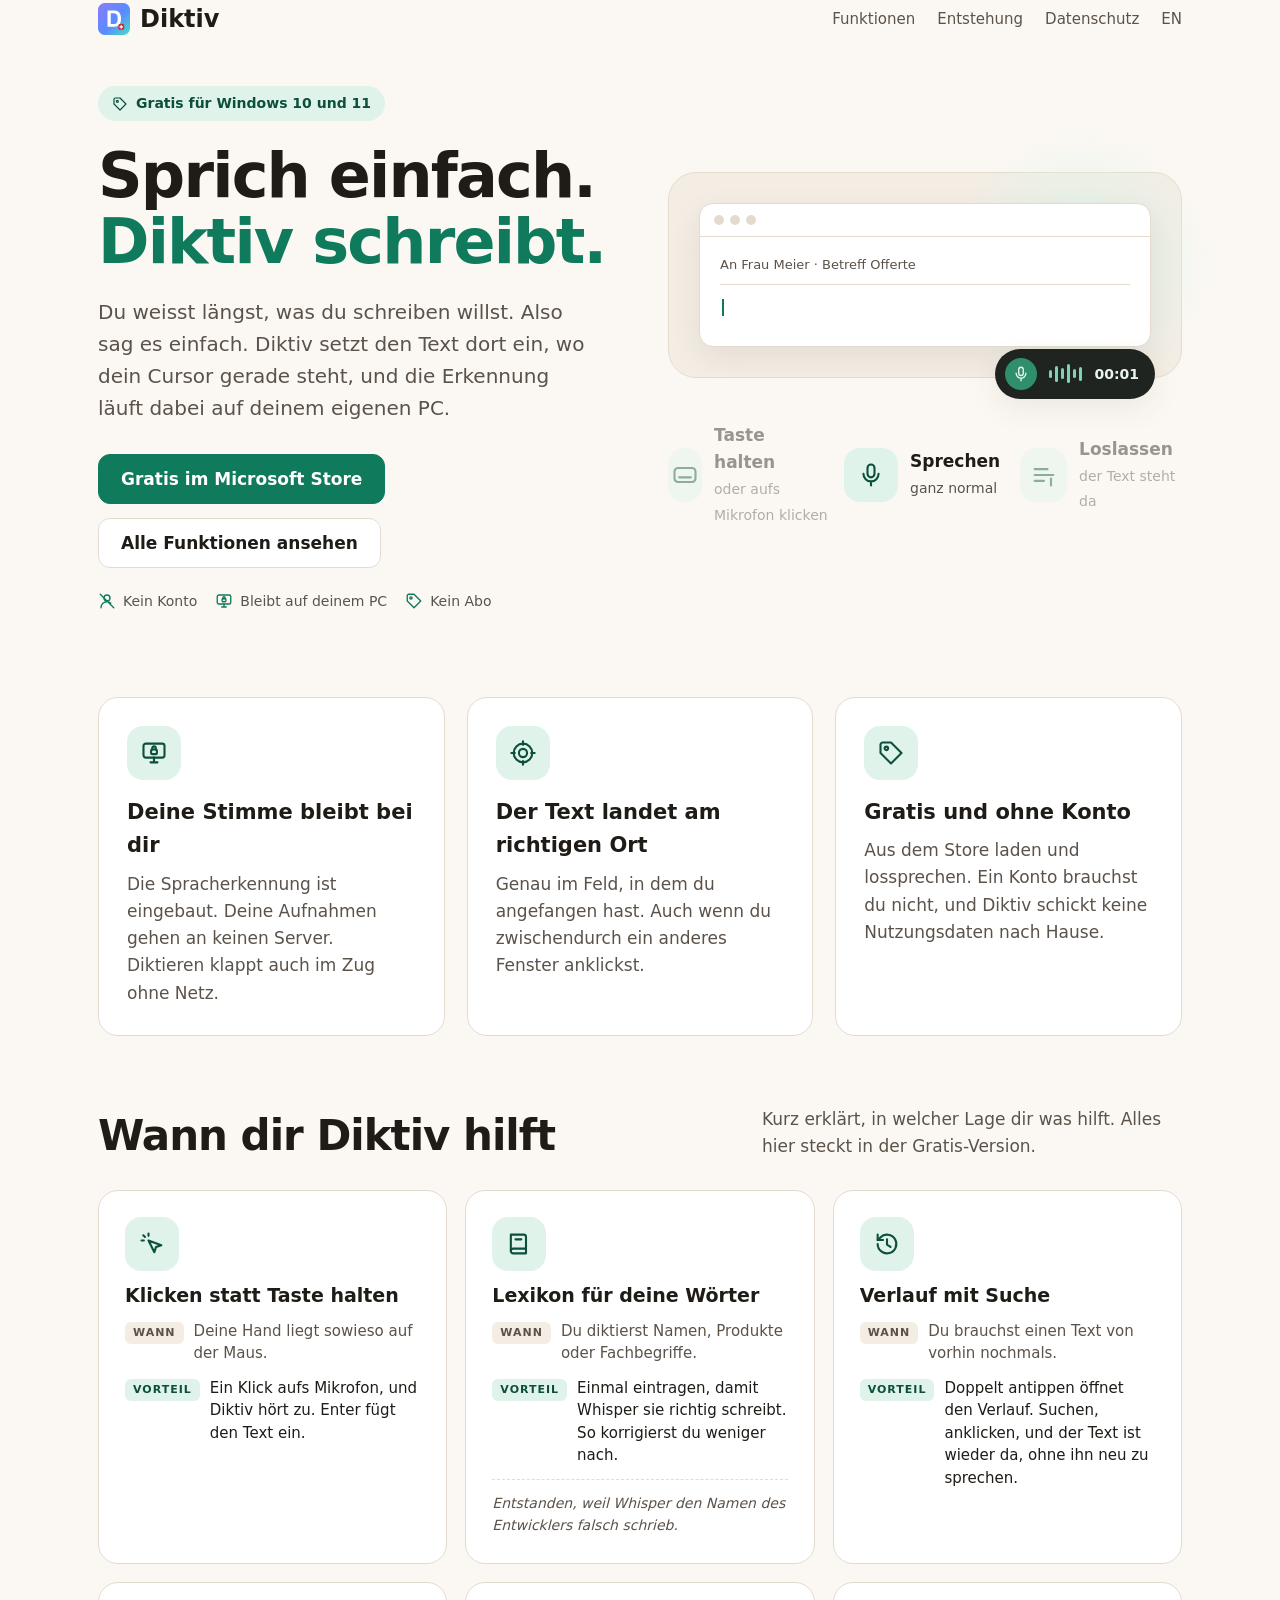
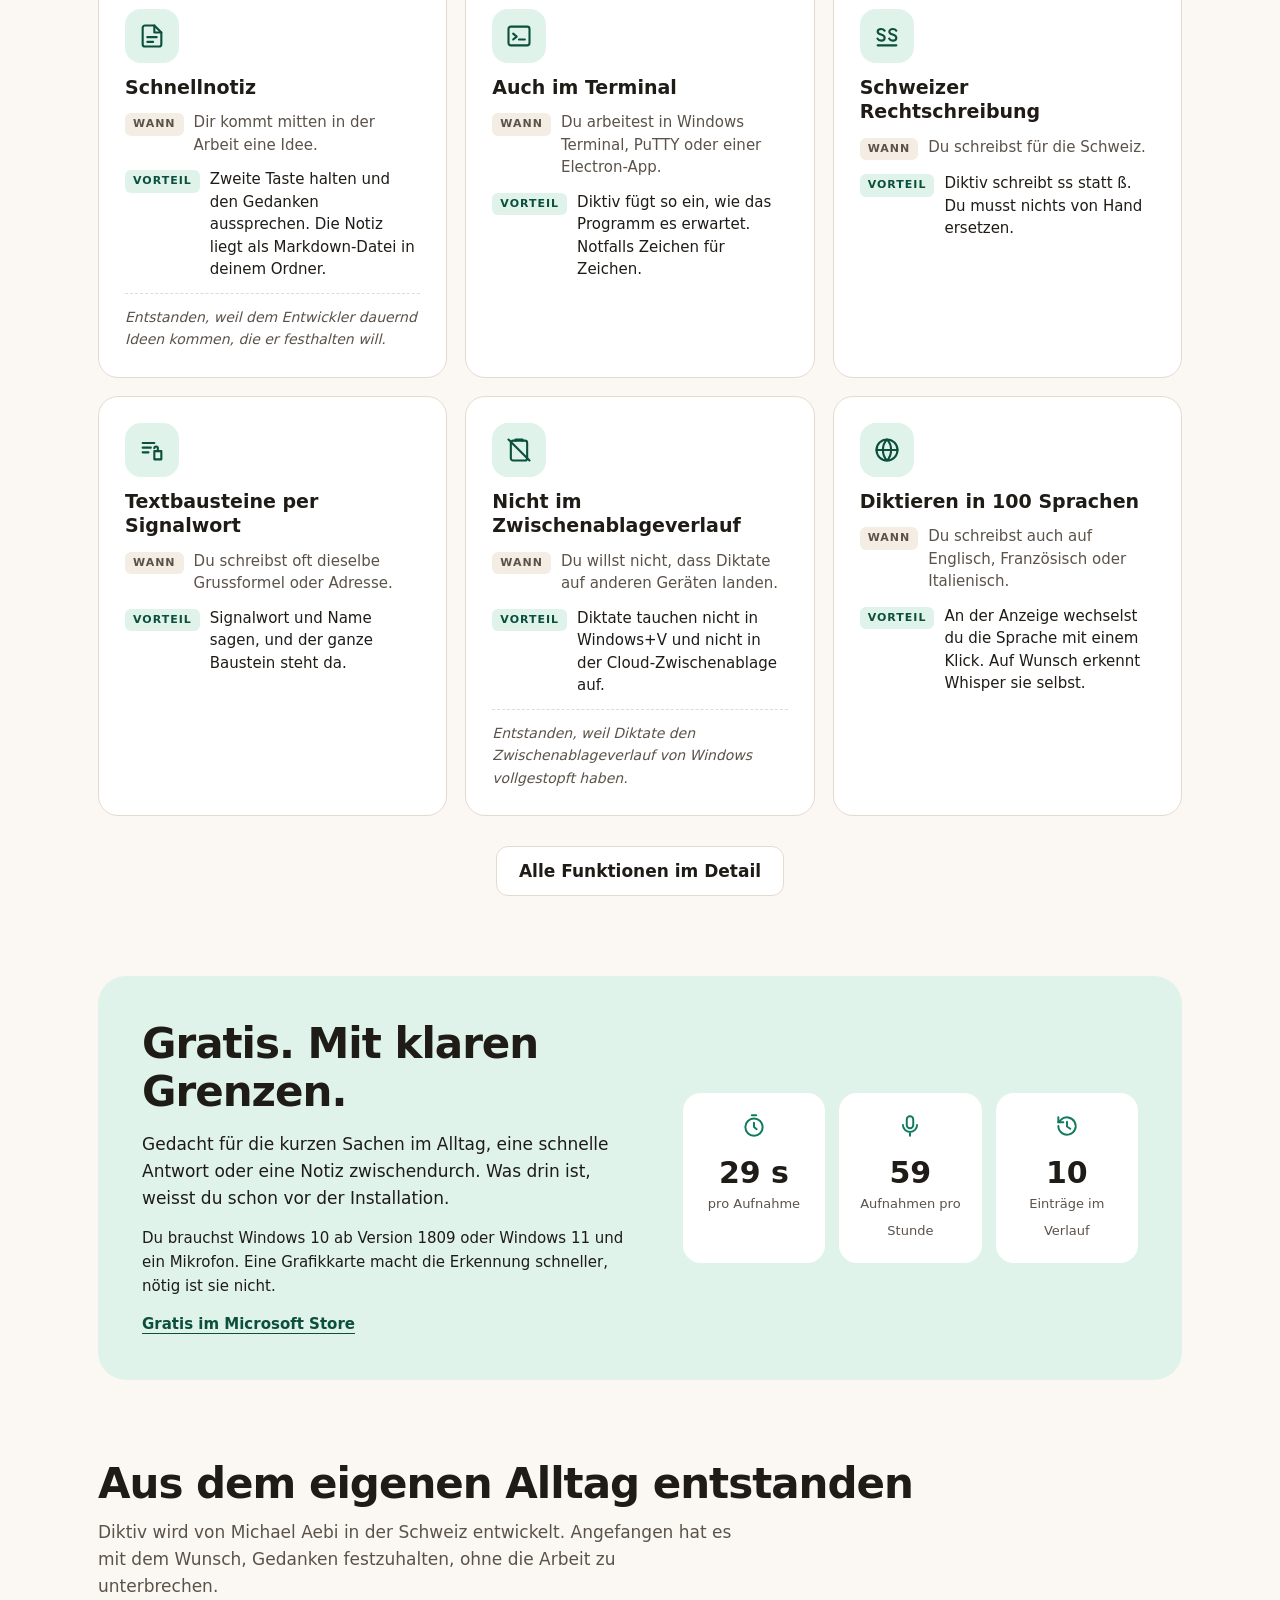
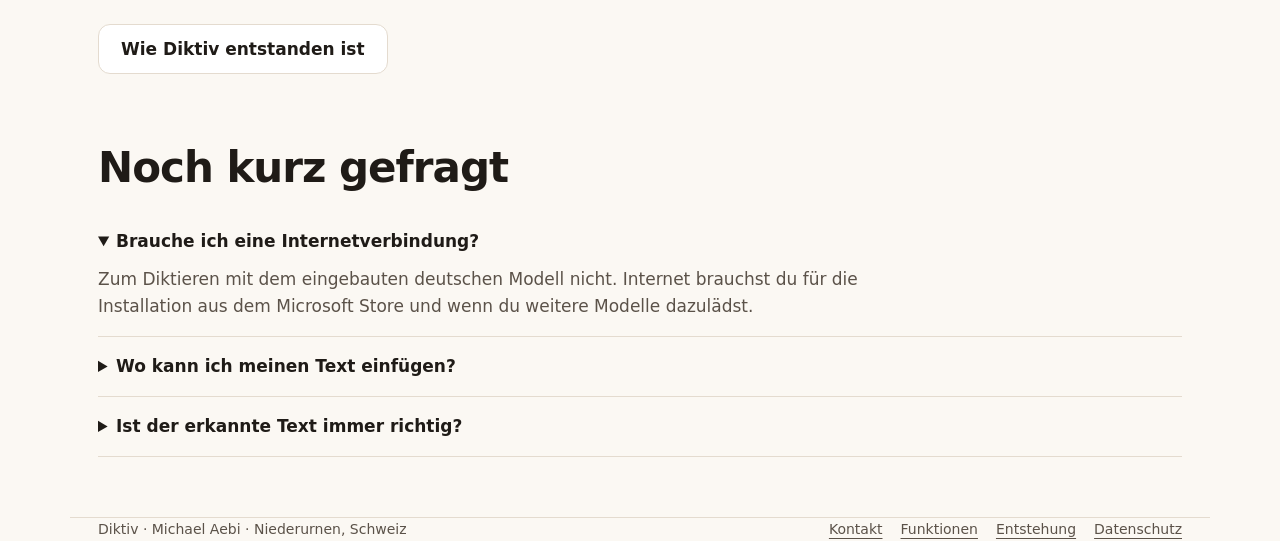
<file: site/index.html>
<!doctype html>
<html lang="de-CH">
<head>
<meta charset="utf-8"><meta name="viewport" content="width=device-width,initial-scale=1">
<link rel="icon" href="favicon.svg" type="image/svg+xml">
<link rel="alternate" hreflang="de" href="https://diktiv.com/index.html">
<link rel="alternate" hreflang="en" href="https://diktiv.com/index-en.html">
<title>Diktiv · Sprich einfach. Diktiv schreibt.</title>
<meta name="description" content="Sprechen statt tippen, in jedem Windows-Programm. Die Spracherkennung läuft auf deinem PC. Kein Konto, kein Abo. Gratis im Microsoft Store.">
<link rel="canonical" href="https://diktiv.com/index.html">
<meta property="og:type" content="website"><meta property="og:site_name" content="Diktiv">
<meta property="og:title" content="Diktiv · Sprich einfach. Diktiv schreibt."><meta property="og:description" content="Sprechen statt tippen, in jedem Windows-Programm. Die Spracherkennung läuft auf deinem PC. Kein Konto, kein Abo. Gratis im Microsoft Store.">
<meta property="og:url" content="https://diktiv.com/index.html"><meta property="og:locale" content="de_CH">
<meta property="og:image" content="https://diktiv.com/bilder/vorschau-de.png"><meta property="og:image:width" content="1200"><meta property="og:image:height" content="630"><meta property="og:image:alt" content="Diktiv, Sprich einfach. Diktiv schreibt. Mailfenster mit der Aufnahme-Anzeige.">
<meta name="twitter:card" content="summary_large_image">
<style>
:root{--bg:#fbf8f3;--bg2:#f3ede4;--card:#fff;--text:#1f1b17;--muted:#5b5249;--line:#e4dbcf;--accent:#0f7a5c;--accent-soft:#dff3ea;--accent-ink:#0b4f3c;--sun:#f3c96b;--sun-ink:#3b2c09;--focus:#b35c00;--shadow:0 10px 30px #3a2a1414}
@media (prefers-color-scheme:dark){:root:not([data-theme=light]){--bg:#1c1917;--bg2:#24201c;--card:#29231f;--text:#f5f1ea;--muted:#c2b9ae;--line:#433b34;--accent:#7fd3b5;--accent-soft:#1f3a31;--accent-ink:#bce7d8;--sun:#f3c96b;--sun-ink:#211b11;--focus:#ffd29a;--shadow:0 10px 30px #0006}}
@media (prefers-color-scheme:dark){}:root[data-theme=dark] .primary{color:#0e2a21}
:root[data-theme=dark]{--bg:#1c1917;--bg2:#24201c;--card:#29231f;--text:#f5f1ea;--muted:#c2b9ae;--line:#433b34;--accent:#7fd3b5;--accent-soft:#1f3a31;--accent-ink:#bce7d8;--sun:#f3c96b;--sun-ink:#211b11;--focus:#ffd29a;--shadow:0 10px 30px #0006}
*{box-sizing:border-box}html{-webkit-text-size-adjust:100%}
body{margin:0;background:var(--bg);color:var(--text);font:17px/1.6 'Segoe UI',system-ui,sans-serif}
h1,h2,h3,p{margin:0}p{color:var(--muted)}a{color:inherit;text-underline-offset:4px}
a:focus-visible{outline:3px solid var(--focus);outline-offset:4px;border-radius:6px}
.wrap{max-width:1140px;margin:auto;padding:0 28px}
.ico{width:28px;height:28px;fill:none;stroke:currentColor;stroke-width:1.8;stroke-linecap:round;stroke-linejoin:round;flex:none}
.tile{display:inline-grid;place-items:center;width:54px;height:54px;border-radius:16px;background:var(--accent-soft);color:var(--accent-ink)}
header{display:flex;justify-content:space-between;align-items:center;gap:20px;padding-top:22px;padding-bottom:22px}
.brand{display:flex;align-items:center;gap:10px;font-size:24px;font-weight:650;text-decoration:none}.brand img{width:32px;height:32px}
.nav{display:flex;gap:22px;flex-wrap:wrap;font-size:15px}.nav a{text-decoration:none;color:var(--muted);padding:6px 0}.nav a:hover{color:var(--text)}
.button{display:inline-flex;align-items:center;gap:10px;min-height:50px;padding:10px 22px;border-radius:12px;font-weight:600;text-decoration:none;border:1px solid var(--line)}
.primary{background:var(--accent);border-color:var(--accent);color:#fff}
@media (prefers-color-scheme:dark){:root:not([data-theme=light]) .primary{color:#0e2a21}}
.secondary{background:var(--card)}
.hero{display:grid;grid-template-columns:1fr 1fr;gap:56px;align-items:center;padding:48px 0 64px}
.eyebrow{display:inline-flex;gap:8px;align-items:center;background:var(--accent-soft);color:var(--accent-ink);font-size:14px;font-weight:600;padding:6px 14px;border-radius:99px;margin-bottom:22px}
h1{font-size:clamp(40px,5vw,62px);line-height:1.06;letter-spacing:-1.8px;font-weight:700}h1 span{color:var(--accent)}
.lead{font-size:20px;margin:22px 0 30px;max-width:500px}
.actions{display:flex;gap:14px;flex-wrap:wrap}
.facts{display:flex;gap:18px;flex-wrap:wrap;margin-top:22px;font-size:14px;color:var(--muted)}.facts span{display:flex;gap:7px;align-items:center}.facts .ico{width:18px;height:18px;color:var(--accent)}
/* Bühne mit Mailfenster und Pille */
.stage{background:var(--bg2);border:1px solid var(--line);border-radius:28px;padding:30px;position:relative}
.win{background:var(--card);border:1px solid var(--line);border-radius:14px;box-shadow:var(--shadow);overflow:hidden}
.win-bar{display:flex;gap:6px;padding:11px 14px;border-bottom:1px solid var(--line)}.win-bar i{width:10px;height:10px;border-radius:50%;background:var(--line)}
.win-body{padding:18px 20px 26px;font-size:15px;line-height:1.55}.win-body .to{color:var(--muted);font-size:13px;border-bottom:1px solid var(--line);padding-bottom:9px;margin-bottom:12px}
.caret{display:inline-block;width:2px;height:1.1em;background:var(--accent);vertical-align:-3px;margin-left:2px}
.pill{position:absolute;right:26px;bottom:-22px;display:flex;align-items:center;gap:12px;background:#1f2421;color:#e9f5ef;border-radius:99px;padding:9px 16px 9px 10px;box-shadow:var(--shadow);font:600 14px 'Segoe UI',system-ui}
.pill .mic{display:grid;place-items:center;width:32px;height:32px;border-radius:50%;background:#2f8f6c}.pill .ico{width:18px;height:18px}
.wave{display:flex;gap:3px;align-items:center}.wave b{width:3px;border-radius:2px;background:#7fd3b5}
.steps{display:grid;grid-template-columns:repeat(3,1fr);gap:14px;margin-top:44px}
.step{display:flex;gap:12px;align-items:center;font-size:16px}.step strong{display:block;color:var(--text);font-size:17px}.step small{color:var(--muted);font-size:14px}
/* Versprechen */
.promises{display:grid;grid-template-columns:repeat(3,1fr);gap:22px;padding:20px 0 70px}
.promise{background:var(--card);border:1px solid var(--line);border-radius:20px;padding:28px}
.promise h3{font-size:21px;margin:16px 0 8px}
section h2{font-size:clamp(30px,3.4vw,42px);letter-spacing:-1px;line-height:1.15}
.sec-head{display:flex;justify-content:space-between;align-items:end;gap:30px;margin-bottom:30px}.sec-head p{max-width:420px}
/* Funktionskarten */
.features{display:grid;grid-template-columns:repeat(3,1fr);gap:18px}
.feature{background:var(--card);border:1px solid var(--line);border-radius:20px;padding:26px;display:flex;flex-direction:column;gap:12px}
.feature h3{font-size:19px;line-height:1.3}
.when,.gain{display:flex;gap:10px;font-size:15px;line-height:1.5}
.when b,.gain b{flex:none;font-size:11px;letter-spacing:1px;text-transform:uppercase;padding:3px 8px;border-radius:6px;height:fit-content;margin-top:2px}
.when b{background:var(--bg2);color:var(--muted)}.gain b{background:var(--accent-soft);color:var(--accent-ink)}
.gain span{color:var(--text)}.origin{margin-top:auto;padding-top:12px;border-top:1px dashed var(--line);font-size:14px;font-style:italic}.req{font-size:15px}
.more{text-align:center;margin-top:30px}
/* Gratis */
.free{margin:80px 0;background:var(--accent-soft);border-radius:28px;padding:44px;display:grid;grid-template-columns:1.1fr 1fr;gap:40px;align-items:center}
.free p{margin-top:14px;color:var(--text)}
.limits{display:grid;grid-template-columns:repeat(3,1fr);gap:14px}
.limit{background:var(--card);border-radius:18px;padding:20px;text-align:center}.limit .ico{color:var(--accent);width:26px;height:26px}
.limit strong{display:block;font-size:30px;line-height:1.1;margin-top:8px}.limit span{font-size:13px;color:var(--muted)}
.faq{padding-bottom:60px}.faq h2{margin-bottom:20px}
.faq details{border-bottom:1px solid var(--line);padding:16px 0}.faq summary{cursor:pointer;font-weight:600}.faq details p{padding-top:10px;max-width:760px}
footer{border-top:1px solid var(--line);padding-top:24px;padding-bottom:34px;display:flex;justify-content:space-between;gap:20px;flex-wrap:wrap;font-size:14px;color:var(--muted)}footer div{display:flex;gap:18px;flex-wrap:wrap}
@media(max-width:950px){.hero{grid-template-columns:1fr;gap:40px}.features{grid-template-columns:1fr 1fr}.promises{grid-template-columns:1fr}.free{grid-template-columns:1fr}.sec-head{flex-direction:column;align-items:start}}
@media(max-width:600px){.wrap{padding:0 16px}.nav{gap:4px 16px;font-size:14px}header{flex-wrap:wrap}.features{grid-template-columns:1fr}.steps{grid-template-columns:1fr}.stage{padding:16px}.pill{right:12px}.free{padding:24px}.limits{gap:8px}.limit{padding:14px 6px}.limit strong{font-size:24px}.actions .button{width:100%;justify-content:center}}
.skip{position:absolute;left:8px;top:8px;padding:10px 16px;background:var(--accent);color:#fff;border-radius:8px;transform:translateY(-200%)}.skip:focus{transform:none}.nav a[aria-current]{color:var(--text)}.button:hover{filter:brightness(1.06)}.story-teaser{display:flex;justify-content:space-between;align-items:center;gap:24px 40px;padding:0 0 70px;flex-wrap:wrap}.story-teaser p{max-width:640px;margin-top:10px}.free .req a{color:var(--accent-ink);font-weight:600}

/* Bewegung (#58). Ohne Skript und bei «Bewegung reduzieren» bleibt alles still und sichtbar. */
.pill .ok,.pill .plabel{display:none}
.pill.done .ok{display:grid;place-items:center;width:32px;height:32px;border-radius:50%;background:#2f8f6c}
.pill.done .mic,.pill.done .wave,.pill.done .ptime{display:none}.pill.done .plabel{display:inline}
.pill.idle .wave b{transform:scaleY(.25)}
.hero{position:relative}
.stage::before{content:"";position:absolute;inset:-40px -30px auto auto;width:260px;height:260px;border-radius:50%;background:radial-gradient(circle,var(--accent-soft),transparent 70%);z-index:-1}
.stage{isolation:isolate}
.feature,.promise,.limit{transition:transform .25s ease,box-shadow .25s ease,border-color .25s ease}
.feature:hover,.promise:hover{transform:translateY(-4px);box-shadow:var(--shadow);border-color:var(--accent)}
.feature .tile,.promise .tile{transition:transform .3s cubic-bezier(.3,1.6,.5,1)}
.feature:hover .tile,.promise:hover .tile{transform:scale(1.12) rotate(-6deg)}
.step{transition:opacity .3s ease}
@media (prefers-reduced-motion:no-preference){
 .wave b{transform-origin:center;animation:wv .9s ease-in-out infinite}
 .wave b:nth-child(2){animation-delay:-.15s}.wave b:nth-child(3){animation-delay:-.3s}.wave b:nth-child(4){animation-delay:-.45s}.wave b:nth-child(5){animation-delay:-.6s}.wave b:nth-child(6){animation-delay:-.75s}
 .pill.idle .wave b,.pill.done .wave b{animation:none}
 @keyframes wv{0%,100%{transform:scaleY(.45)}50%{transform:scaleY(1.15)}}
 .pill .mic{animation:pulse 1.6s ease-out infinite}
 .pill.idle .mic{animation:none}
 @keyframes pulse{0%{box-shadow:0 0 0 0 #2f8f6c99}70%{box-shadow:0 0 0 10px #2f8f6c00}100%{box-shadow:0 0 0 0 #2f8f6c00}}
 .pill.done .ok{animation:pop .4s cubic-bezier(.3,1.6,.5,1)}
 @keyframes pop{from{transform:scale(.3)}to{transform:scale(1)}}
 .caret{animation:blink 1s steps(1) infinite}@keyframes blink{50%{opacity:0}}
 .stage::before{animation:drift 9s ease-in-out infinite alternate}
 @keyframes drift{from{transform:translate(0,0) scale(1)}to{transform:translate(-60px,50px) scale(1.25)}}
 .js-anim .steps .step{opacity:.45}.js-anim .steps .step.on{opacity:1}
 .js-anim .steps .step.on .tile{animation:pop .4s cubic-bezier(.3,1.6,.5,1)}
 .js-anim .hero-in{opacity:0;transform:translateY(16px);animation:up .7s ease forwards}
 @keyframes up{to{opacity:1;transform:none}}
 .js-anim .reveal{opacity:0;transform:translateY(28px);transition:opacity .6s ease,transform .6s cubic-bezier(.2,.8,.2,1)}
 .js-anim .reveal.seen{opacity:1;transform:none}
 .js-anim .reveal .tile{transform:scale(.6) rotate(-12deg);transition:transform .5s cubic-bezier(.3,1.6,.5,1) .2s}
 .js-anim .reveal.seen .tile{transform:none}
 .js-anim .reveal.seen:hover .tile{transform:scale(1.12) rotate(-6deg)}
 .primary{background-image:linear-gradient(110deg,transparent 35%,#ffffff40 50%,transparent 65%);background-size:250% 100%;background-position:120% 0;animation:shine 5s ease-in-out 2s infinite}
 @keyframes shine{0%,70%{background-position:120% 0}100%{background-position:-120% 0}}
}
</style>
</head>
<body>
<a class="skip" href="#inhalt">Zum Inhalt</a>
<svg width="0" height="0" style="position:absolute" aria-hidden="true">
<symbol id="i-key" viewBox="0 0 24 24"><rect x="3" y="6" width="18" height="12" rx="3"/><path d="M7 14h10"/></symbol>
<symbol id="i-mic" viewBox="0 0 24 24"><rect x="9" y="3" width="6" height="11" rx="3"/><path d="M5.5 11a6.5 6.5 0 0 0 13 0M12 17.5V21"/></symbol>
<symbol id="i-text" viewBox="0 0 24 24"><path d="M4 7h11M4 12h16M4 17h8"/><path d="M18 15v6"/></symbol>
<symbol id="i-pc" viewBox="0 0 24 24"><rect x="3" y="4" width="18" height="12" rx="2"/><path d="M9 20h6M12 16v4"/><rect x="9.5" y="9" width="5" height="4" rx="1"/><path d="M10.5 9V7.8a1.5 1.5 0 0 1 3 0V9"/></symbol>
<symbol id="i-target" viewBox="0 0 24 24"><circle cx="12" cy="12" r="8"/><circle cx="12" cy="12" r="3.5"/><path d="M12 2v3M12 19v3M2 12h3M19 12h3"/></symbol>
<symbol id="i-free" viewBox="0 0 24 24"><path d="M3 12V5a2 2 0 0 1 2-2h7l9 9-9 9-9-9Z"/><circle cx="8" cy="8" r="1.5"/></symbol>
<symbol id="i-book" viewBox="0 0 24 24"><path d="M5 4h11a2 2 0 0 1 2 2v14H7a2 2 0 0 1-2-2Z"/><path d="M5 18a2 2 0 0 1 2-2h11M9 8h5"/></symbol>
<symbol id="i-history" viewBox="0 0 24 24"><path d="M4 12a8 8 0 1 0 2.3-5.6L4 8.6"/><path d="M4 4v4.6h4.6M12 8v4.5l3 2"/></symbol>
<symbol id="i-note" viewBox="0 0 24 24"><path d="M14 3H6a2 2 0 0 0-2 2v14a2 2 0 0 0 2 2h12a2 2 0 0 0 2-2V9Z"/><path d="M14 3v6h6M8 13h8M8 17h5"/></symbol>
<symbol id="i-term" viewBox="0 0 24 24"><rect x="3" y="4" width="18" height="16" rx="2"/><path d="m7 10 3 2.5L7 15M12 15h5"/></symbol>
<symbol id="i-click" viewBox="0 0 24 24"><path d="m9 9 11 4-4.5 1.5L14 19Z"/><path d="M9 3v2M4.5 4.5 6 6M3 9h2"/></symbol>
<symbol id="i-chain" viewBox="0 0 24 24"><rect x="3" y="4" width="14" height="5" rx="2"/><rect x="7" y="15" width="14" height="5" rx="2"/><path d="M10 9v6"/></symbol>
<symbol id="i-snip" viewBox="0 0 24 24"><path d="M4 6h10M4 10h7M4 14h5"/><path d="M14 13l6 0 0 7-6 0Z"/><path d="M17 13v-2.5a1.5 1.5 0 0 0-3 0"/></symbol>
<symbol id="i-ss" viewBox="0 0 24 24"><path d="M10 7.5C9.3 6.6 8.3 6 7 6 5.3 6 4 7 4 8.3c0 3 6 2 6 5.2C10 15 8.6 16 7 16c-1.4 0-2.6-.7-3.2-1.8M20 7.5c-.7-.9-1.7-1.5-3-1.5-1.7 0-3 1-3 2.3 0 3 6 2 6 5.2 0 1.5-1.4 2.5-3 2.5-1.4 0-2.6-.7-3.2-1.8"/><path d="M4 20h16"/></symbol>
<symbol id="i-user-off" viewBox="0 0 24 24"><circle cx="12" cy="8" r="4"/><path d="M4 21a8 8 0 0 1 13-6.2M3 3l18 18"/></symbol>
<symbol id="i-timer" viewBox="0 0 24 24"><circle cx="12" cy="13" r="8"/><path d="M12 9v4l2.5 2M10 2h4"/></symbol>
<symbol id="i-stack" viewBox="0 0 24 24"><rect x="5" y="4" width="14" height="17" rx="2"/><path d="M9 4V3h6v1M3 3l18 18"/></symbol><symbol id="i-globe" viewBox="0 0 24 24"><circle cx="12" cy="12" r="9"/><path d="M3 12h18M12 3c2.5 2.5 3.5 5.5 3.5 9s-1 6.5-3.5 9c-2.5-2.5-3.5-5.5-3.5-9s1-6.5 3.5-9Z"/></symbol>
<symbol id="i-check" viewBox="0 0 24 24"><path d="m5 12.5 4.5 4.5L19 7.5"/></symbol></svg>
<header class="wrap"><a class="brand" href="index.html"><img src="favicon.svg" width="32" height="32" alt="">Diktiv</a>
<nav class="nav" aria-label="Hauptnavigation"><a href="funktionen.html">Funktionen</a><a href="entstehung.html">Entstehung</a><a href="datenschutz.html">Datenschutz</a><a href="index-en.html" lang="en" hreflang="en">EN</a></nav></header>

<main id="inhalt" class="wrap">
<section class="hero" aria-labelledby="t">
<div>
<span class="eyebrow"><svg class="ico" style="width:16px;height:16px" aria-hidden="true"><use href="#i-free"/></svg>Gratis für Windows 10 und 11</span>
<h1 id="t">Sprich einfach.<br><span>Diktiv schreibt.</span></h1>
<p class="lead">Du weisst längst, was du schreiben willst. Also sag es einfach. Diktiv setzt den Text dort ein, wo dein Cursor gerade steht, und die Erkennung läuft dabei auf deinem eigenen PC.</p>
<div class="actions"><a class="button primary" href="https://apps.microsoft.com/detail/9NGJQ6QNW9ZW?gl=CH">Gratis im Microsoft Store</a><a class="button secondary" href="funktionen.html">Alle Funktionen ansehen</a></div>
<div class="facts"><span><svg class="ico" aria-hidden="true"><use href="#i-user-off"/></svg>Kein Konto</span><span><svg class="ico" aria-hidden="true"><use href="#i-pc"/></svg>Bleibt auf deinem PC</span><span><svg class="ico" aria-hidden="true"><use href="#i-free"/></svg>Kein Abo</span></div>
</div>
<div>
<div class="stage" aria-hidden="true">
<div class="win"><div class="win-bar"><i></i><i></i><i></i></div>
<div class="win-body"><div class="to">An Frau Meier · Betreff Offerte</div><span class="typed" data-text="Guten Tag, Frau Meier. Vielen Dank für Ihre Offerte. Wir bestätigen den Termin vom Dienstag um 14 Uhr">Guten Tag, Frau Meier. Vielen Dank für Ihre Offerte. Wir bestätigen den Termin vom Dienstag um 14 Uhr</span><span class="caret"></span></div></div>
<div class="pill"><span class="mic"><svg class="ico" aria-hidden="true"><use href="#i-mic"/></svg></span><span class="ok"><svg class="ico" aria-hidden="true"><use href="#i-check"/></svg></span><span class="wave"><b style="height:8px"></b><b style="height:16px"></b><b style="height:11px"></b><b style="height:19px"></b><b style="height:9px"></b><b style="height:14px"></b></span><span class="ptime">00:12</span><span class="plabel">Eingefügt</span></div>
</div>
<div class="steps" aria-label="So funktioniert Diktiv"><div class="step"><span class="tile"><svg class="ico" aria-hidden="true"><use href="#i-key"/></svg></span><span><strong>Taste halten</strong><small>oder aufs Mikrofon klicken</small></span></div><div class="step"><span class="tile"><svg class="ico" aria-hidden="true"><use href="#i-mic"/></svg></span><span><strong>Sprechen</strong><small>ganz normal</small></span></div><div class="step"><span class="tile"><svg class="ico" aria-hidden="true"><use href="#i-text"/></svg></span><span><strong>Loslassen</strong><small>der Text steht da</small></span></div></div>
</div>
</section>

<section class="promises" aria-label="Drei Versprechen"><div class="promise"><span class="tile"><svg class="ico" aria-hidden="true"><use href="#i-pc"/></svg></span><h3>Deine Stimme bleibt bei dir</h3><p>Die Spracherkennung ist eingebaut. Deine Aufnahmen gehen an keinen Server. Diktieren klappt auch im Zug ohne Netz.</p></div><div class="promise"><span class="tile"><svg class="ico" aria-hidden="true"><use href="#i-target"/></svg></span><h3>Der Text landet am richtigen Ort</h3><p>Genau im Feld, in dem du angefangen hast. Auch wenn du zwischendurch ein anderes Fenster anklickst.</p></div><div class="promise"><span class="tile"><svg class="ico" aria-hidden="true"><use href="#i-free"/></svg></span><h3>Gratis und ohne Konto</h3><p>Aus dem Store laden und lossprechen. Ein Konto brauchst du nicht, und Diktiv schickt keine Nutzungsdaten nach Hause.</p></div></section>

<section aria-labelledby="f">
<div class="sec-head"><h2 id="f">Wann dir Diktiv hilft</h2><p>Kurz erklärt, in welcher Lage dir was hilft. Alles hier steckt in der Gratis-Version.</p></div>
<div class="features">
<article class="feature"><span class="tile"><svg class="ico" aria-hidden="true"><use href="#i-click"/></svg></span><h3>Klicken statt Taste halten</h3><p class="when"><b>Wann</b>Deine Hand liegt sowieso auf der Maus.</p><p class="gain"><b>Vorteil</b><span>Ein Klick aufs Mikrofon, und Diktiv hört zu. Enter fügt den Text ein.</span></p></article>
<article class="feature"><span class="tile"><svg class="ico" aria-hidden="true"><use href="#i-book"/></svg></span><h3>Lexikon für deine Wörter</h3><p class="when"><b>Wann</b>Du diktierst Namen, Produkte oder Fachbegriffe.</p><p class="gain"><b>Vorteil</b><span>Einmal eintragen, damit Whisper sie richtig schreibt. So korrigierst du weniger nach.</span></p><p class="origin">Entstanden, weil Whisper den Namen des Entwicklers falsch schrieb.</p></article>
<article class="feature"><span class="tile"><svg class="ico" aria-hidden="true"><use href="#i-history"/></svg></span><h3>Verlauf mit Suche</h3><p class="when"><b>Wann</b>Du brauchst einen Text von vorhin nochmals.</p><p class="gain"><b>Vorteil</b><span>Doppelt antippen öffnet den Verlauf. Suchen, anklicken, und der Text ist wieder da, ohne ihn neu zu sprechen.</span></p></article>
<article class="feature"><span class="tile"><svg class="ico" aria-hidden="true"><use href="#i-note"/></svg></span><h3>Schnellnotiz</h3><p class="when"><b>Wann</b>Dir kommt mitten in der Arbeit eine Idee.</p><p class="gain"><b>Vorteil</b><span>Zweite Taste halten und den Gedanken aussprechen. Die Notiz liegt als Markdown-Datei in deinem Ordner.</span></p><p class="origin">Entstanden, weil dem Entwickler dauernd Ideen kommen, die er festhalten will.</p></article>
<article class="feature"><span class="tile"><svg class="ico" aria-hidden="true"><use href="#i-term"/></svg></span><h3>Auch im Terminal</h3><p class="when"><b>Wann</b>Du arbeitest in Windows Terminal, PuTTY oder einer Electron-App.</p><p class="gain"><b>Vorteil</b><span>Diktiv fügt so ein, wie das Programm es erwartet. Notfalls Zeichen für Zeichen.</span></p></article>
<article class="feature"><span class="tile"><svg class="ico" aria-hidden="true"><use href="#i-ss"/></svg></span><h3>Schweizer Rechtschreibung</h3><p class="when"><b>Wann</b>Du schreibst für die Schweiz.</p><p class="gain"><b>Vorteil</b><span>Diktiv schreibt ss statt ß. Du musst nichts von Hand ersetzen.</span></p></article>
<article class="feature"><span class="tile"><svg class="ico" aria-hidden="true"><use href="#i-snip"/></svg></span><h3>Textbausteine per Signalwort</h3><p class="when"><b>Wann</b>Du schreibst oft dieselbe Grussformel oder Adresse.</p><p class="gain"><b>Vorteil</b><span>Signalwort und Name sagen, und der ganze Baustein steht da.</span></p></article>
<article class="feature"><span class="tile"><svg class="ico" aria-hidden="true"><use href="#i-stack"/></svg></span><h3>Nicht im Zwischenablageverlauf</h3><p class="when"><b>Wann</b>Du willst nicht, dass Diktate auf anderen Geräten landen.</p><p class="gain"><b>Vorteil</b><span>Diktate tauchen nicht in Windows+V und nicht in der Cloud-Zwischenablage auf.</span></p><p class="origin">Entstanden, weil Diktate den Zwischenablageverlauf von Windows vollgestopft haben.</p></article>
<article class="feature"><span class="tile"><svg class="ico" aria-hidden="true"><use href="#i-globe"/></svg></span><h3>Diktieren in 100 Sprachen</h3><p class="when"><b>Wann</b>Du schreibst auch auf Englisch, Französisch oder Italienisch.</p><p class="gain"><b>Vorteil</b><span>An der Anzeige wechselst du die Sprache mit einem Klick. Auf Wunsch erkennt Whisper sie selbst.</span></p></article>
</div>
<div class="more"><a class="button secondary" href="funktionen.html">Alle Funktionen im Detail</a></div>
</section>

<section class="free" aria-labelledby="g">
<div><h2 id="g">Gratis. Mit klaren Grenzen.</h2><p>Gedacht für die kurzen Sachen im Alltag, eine schnelle Antwort oder eine Notiz zwischendurch. Was drin ist, weisst du schon vor der Installation.</p><p class="req">Du brauchst Windows 10 ab Version 1809 oder Windows 11 und ein Mikrofon. Eine Grafikkarte macht die Erkennung schneller, nötig ist sie nicht.</p><p class="req"><a href="https://apps.microsoft.com/detail/9NGJQ6QNW9ZW?gl=CH">Gratis im Microsoft Store</a></p></div>
<div class="limits"><div class="limit"><svg class="ico" aria-hidden="true"><use href="#i-timer"/></svg><strong>30 s</strong><span>pro Aufnahme</span></div><div class="limit"><svg class="ico" aria-hidden="true"><use href="#i-mic"/></svg><strong>60</strong><span>Aufnahmen pro Stunde</span></div><div class="limit"><svg class="ico" aria-hidden="true"><use href="#i-history"/></svg><strong>10</strong><span>Einträge im Verlauf</span></div></div>
</section>

<section class="story-teaser" aria-labelledby="s"><div><h2 id="s">Aus dem eigenen Alltag entstanden</h2><p>Diktiv wird von Michael Aebi in der Schweiz entwickelt. Angefangen hat es mit dem Wunsch, Gedanken festzuhalten, ohne die Arbeit zu unterbrechen.</p></div><a class="button secondary" href="entstehung.html">Wie Diktiv entstanden ist</a></section>

<section class="faq" aria-labelledby="q"><h2 id="q">Noch kurz gefragt</h2>
<details open><summary>Brauche ich eine Internetverbindung?</summary><p>Zum Diktieren mit dem eingebauten deutschen Modell nicht. Internet brauchst du für die Installation aus dem Microsoft Store und wenn du weitere Modelle dazulädst.</p></details><details><summary>Wo kann ich meinen Text einfügen?</summary><p>In das Eingabefeld, in dem du arbeitest, etwa in Word, Outlook, einem Browser oder einem Terminal. Für Programme mit besonderen Anforderungen stellst du die Einfügemethode ein.</p></details><details><summary>Ist der erkannte Text immer richtig?</summary><p>Spracherkennung macht Fehler. Lies den Text durch, bevor du ihn verwendest. Diktiv ist kein Medizinprodukt.</p></details>
</section>
</main>
<footer class="wrap"><span>Diktiv · Michael Aebi · Niederurnen, Schweiz</span><div><a href="mailto:support@diktiv.com">Kontakt</a><a href="funktionen.html">Funktionen</a><a href="entstehung.html">Entstehung</a><a href="datenschutz.html">Datenschutz</a></div></footer>
<script>
// Bewegung der Startseite (#58): Pille diktiert, Text erscheint, Karten blenden beim Scrollen ein.
// Bei «Bewegung reduzieren» passiert nichts, die Seite bleibt im fertigen Zustand.
(() => {
  if (!matchMedia('(prefers-reduced-motion: no-preference)').matches || !('IntersectionObserver' in window)) return;
  const root = document.documentElement; root.classList.add('js-anim');
  const hero = document.querySelector('.hero');
  [...hero.querySelectorAll('.eyebrow,h1,.lead,.actions,.facts')].forEach((el, i) => { el.classList.add('hero-in'); el.style.animationDelay = (i * 0.12) + 's'; });

  // Einblenden beim Scrollen, gestaffelt
  const io = new IntersectionObserver(es => es.forEach(e => { if (e.isIntersecting) { e.target.classList.add('seen'); io.unobserve(e.target); } }), { threshold: 0.15 });
  document.querySelectorAll('.promise,.feature,.limit,.sec-head,.free>div:first-child,.story-teaser,.faq details').forEach(el => {
    const sib = [...el.parentElement.children].indexOf(el) % 3;
    el.classList.add('reveal'); el.style.transitionDelay = (sib * 0.09) + 's'; io.observe(el);
  });

  // Zahlen der Grenzen zählen hoch
  const co = new IntersectionObserver(es => es.forEach(e => {
    if (!e.isIntersecting) return; co.unobserve(e.target);
    const el = e.target, end = parseInt(el.textContent, 10), suf = el.textContent.replace(/^\d+/, ''); let t0;
    const step = t => { t0 ??= t; const k = Math.min(1, (t - t0) / 900); el.textContent = Math.round(end * (1 - Math.pow(1 - k, 3))) + suf; if (k < 1) requestAnimationFrame(step); };
    requestAnimationFrame(step);
  }), { threshold: 0.6 });
  document.querySelectorAll('.limit strong').forEach(el => co.observe(el));

  // Pille: zuhören, Zeit läuft, loslassen, Text erscheint, Haken. Dann von vorn.
  const typed = document.querySelector('.typed'), pill = document.querySelector('.pill'), time = document.querySelector('.ptime');
  const steps = document.querySelectorAll('.steps .step');
  if (!typed || !pill) return;
  const text = typed.dataset.text, sleep = ms => new Promise(r => setTimeout(r, ms));
  let visible = true;
  new IntersectionObserver(es => { visible = es[0].isIntersecting; }).observe(pill.closest('.stage'));
  const on = i => steps.forEach((s, j) => s.classList.toggle('on', j === i));
  const waitVisible = async () => { while (!visible || document.hidden) await sleep(400); };
  (async function loop() {
    for (;;) {
      await waitVisible();
      typed.textContent = ''; pill.className = 'pill idle'; time.textContent = '00:00'; on(0);
      await sleep(900);
      pill.className = 'pill'; on(1);
      for (let s = 1; s <= 4; s++) { await sleep(650); time.textContent = '00:0' + s; }
      pill.className = 'pill idle'; on(2);
      for (let i = 0; i < text.length; i++) { typed.textContent = text.slice(0, i + 1); await sleep(text[i] === ' ' ? 26 : 18); }
      pill.className = 'pill done';
      await sleep(3200);
    }
  })();
})();
</script>
</body>
</html>
</file>
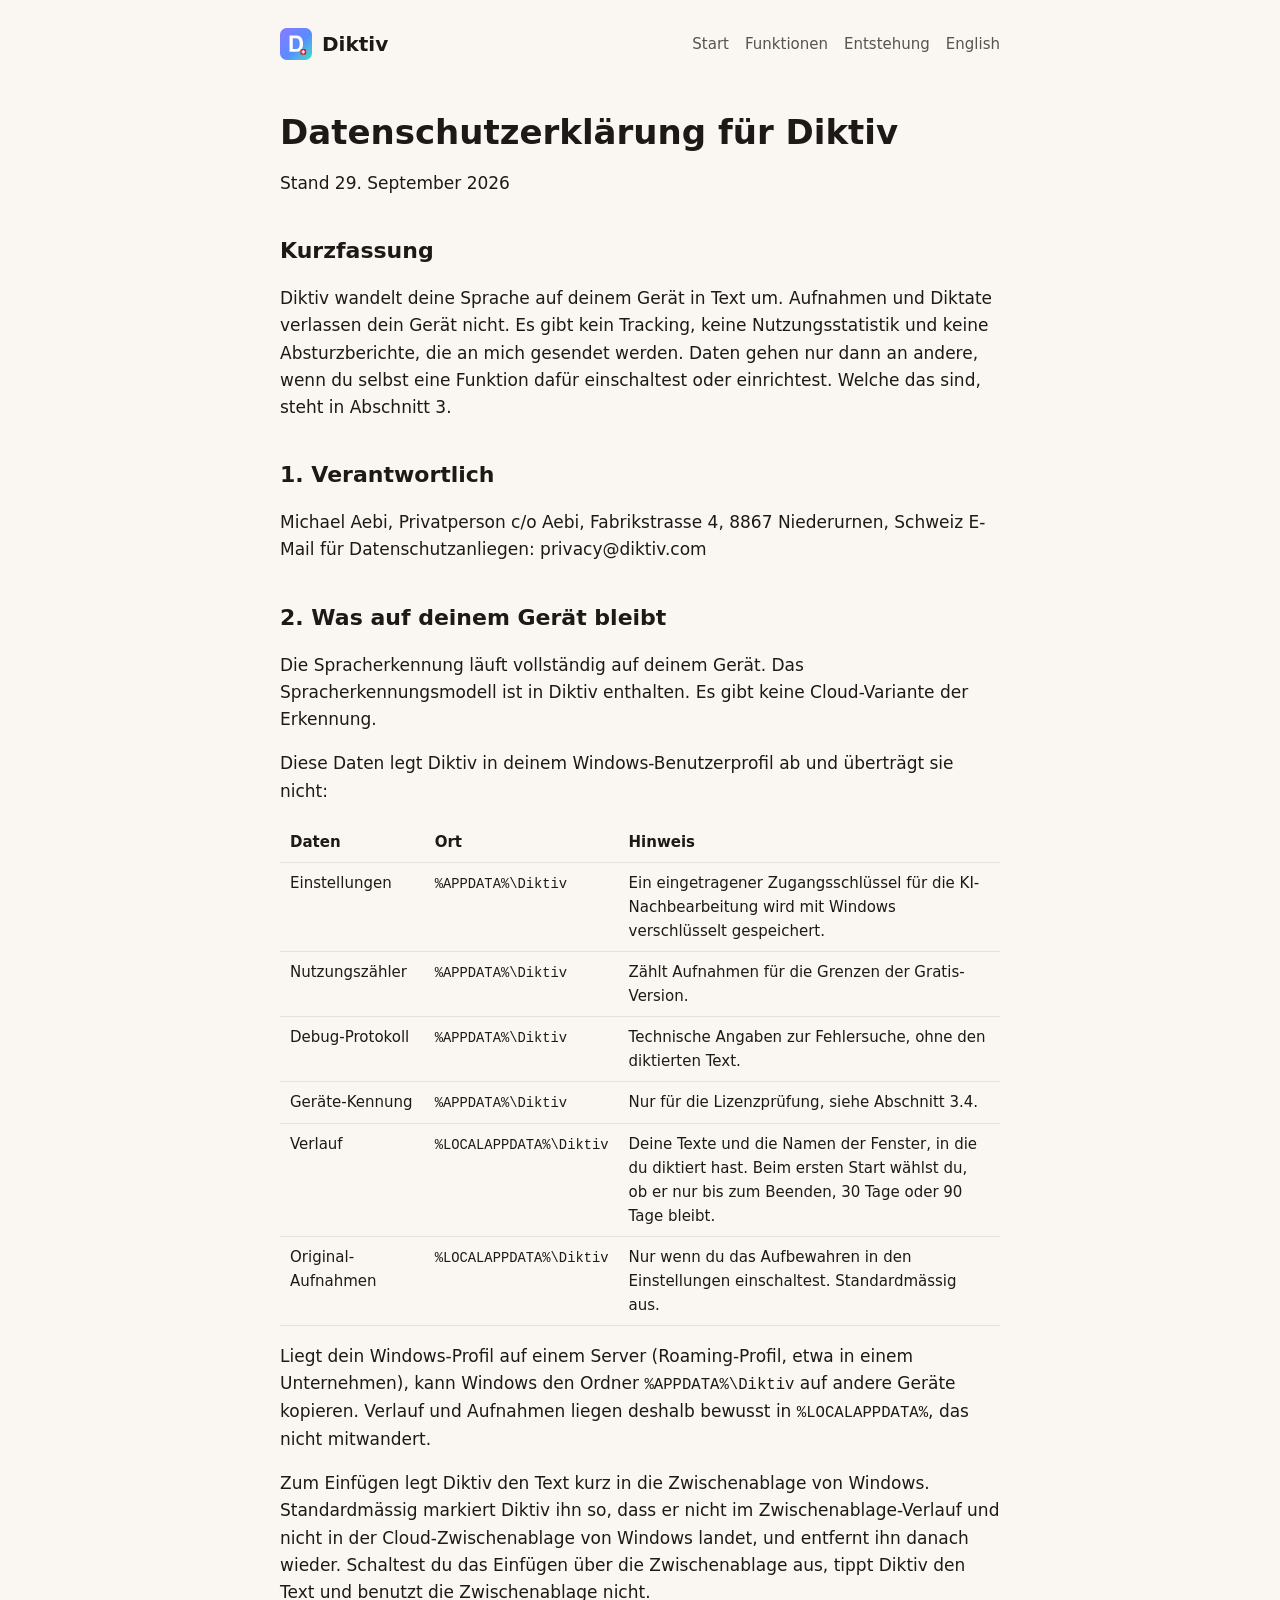
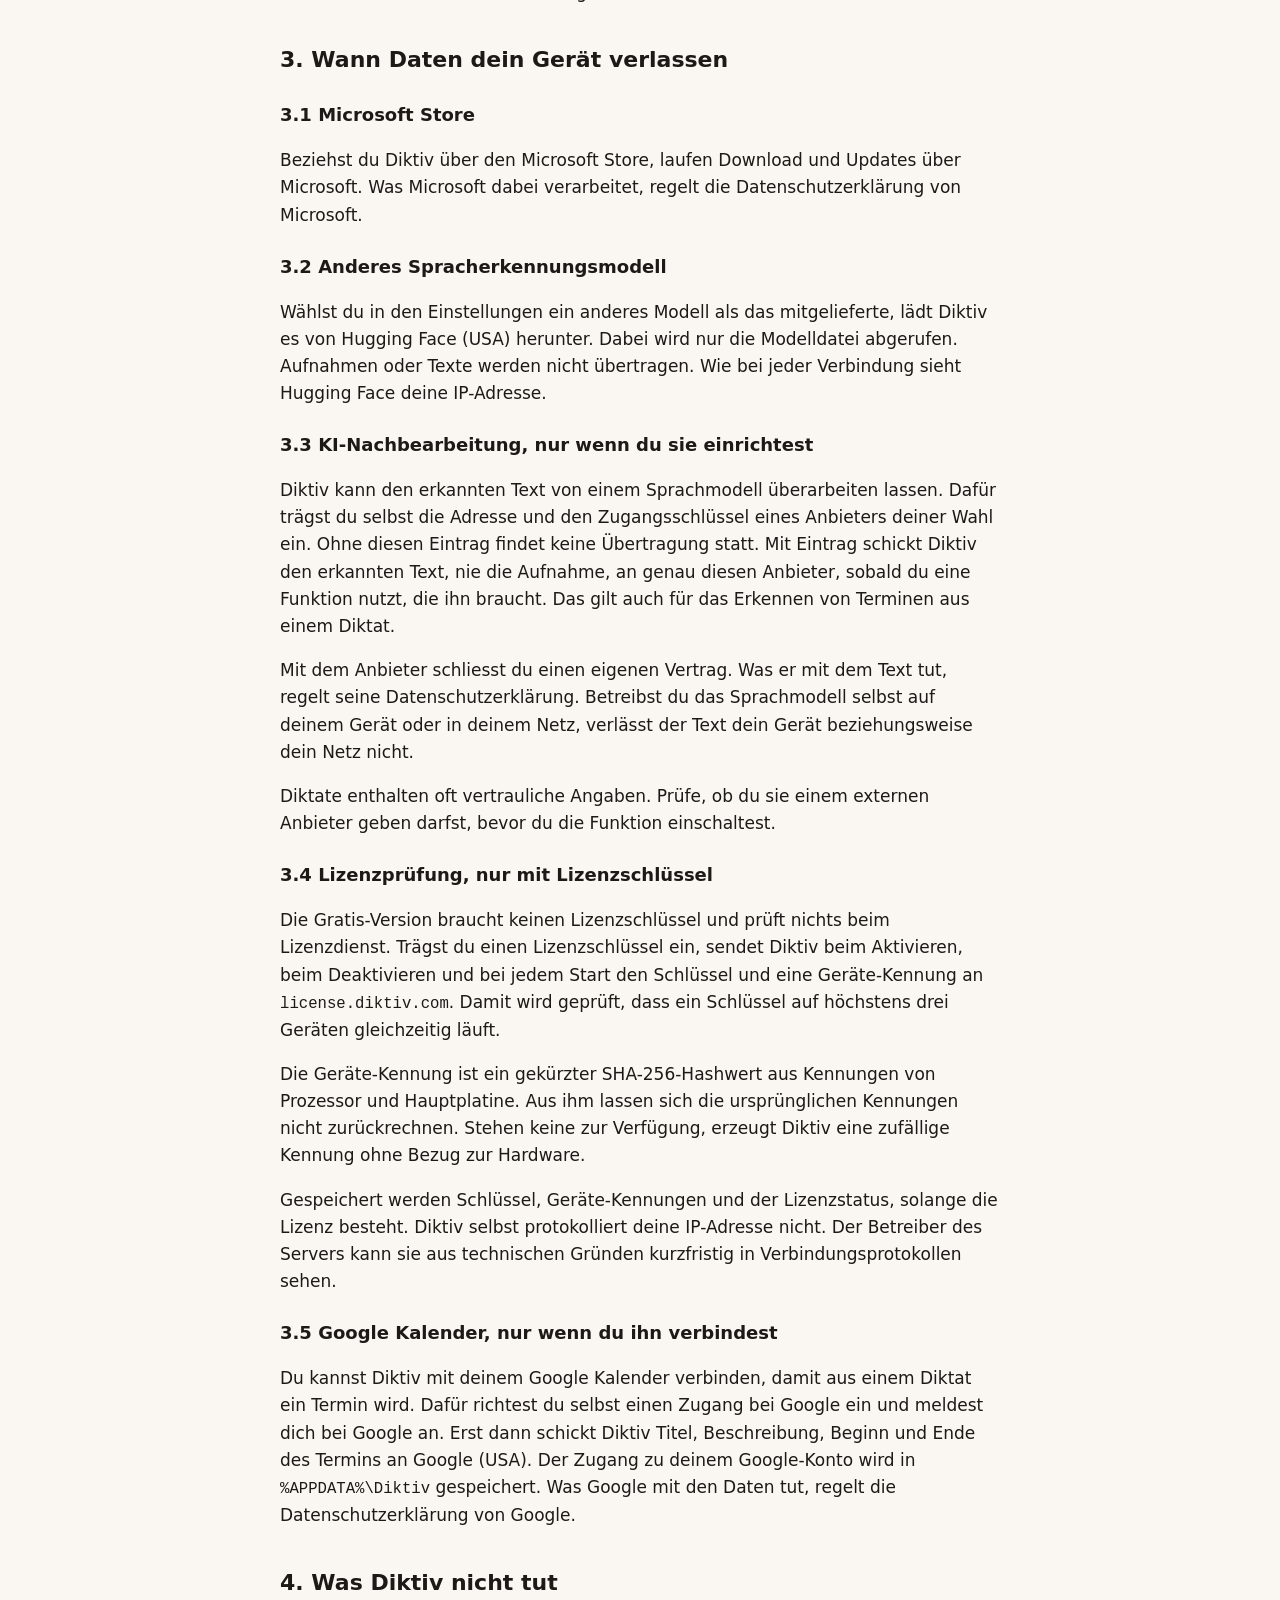
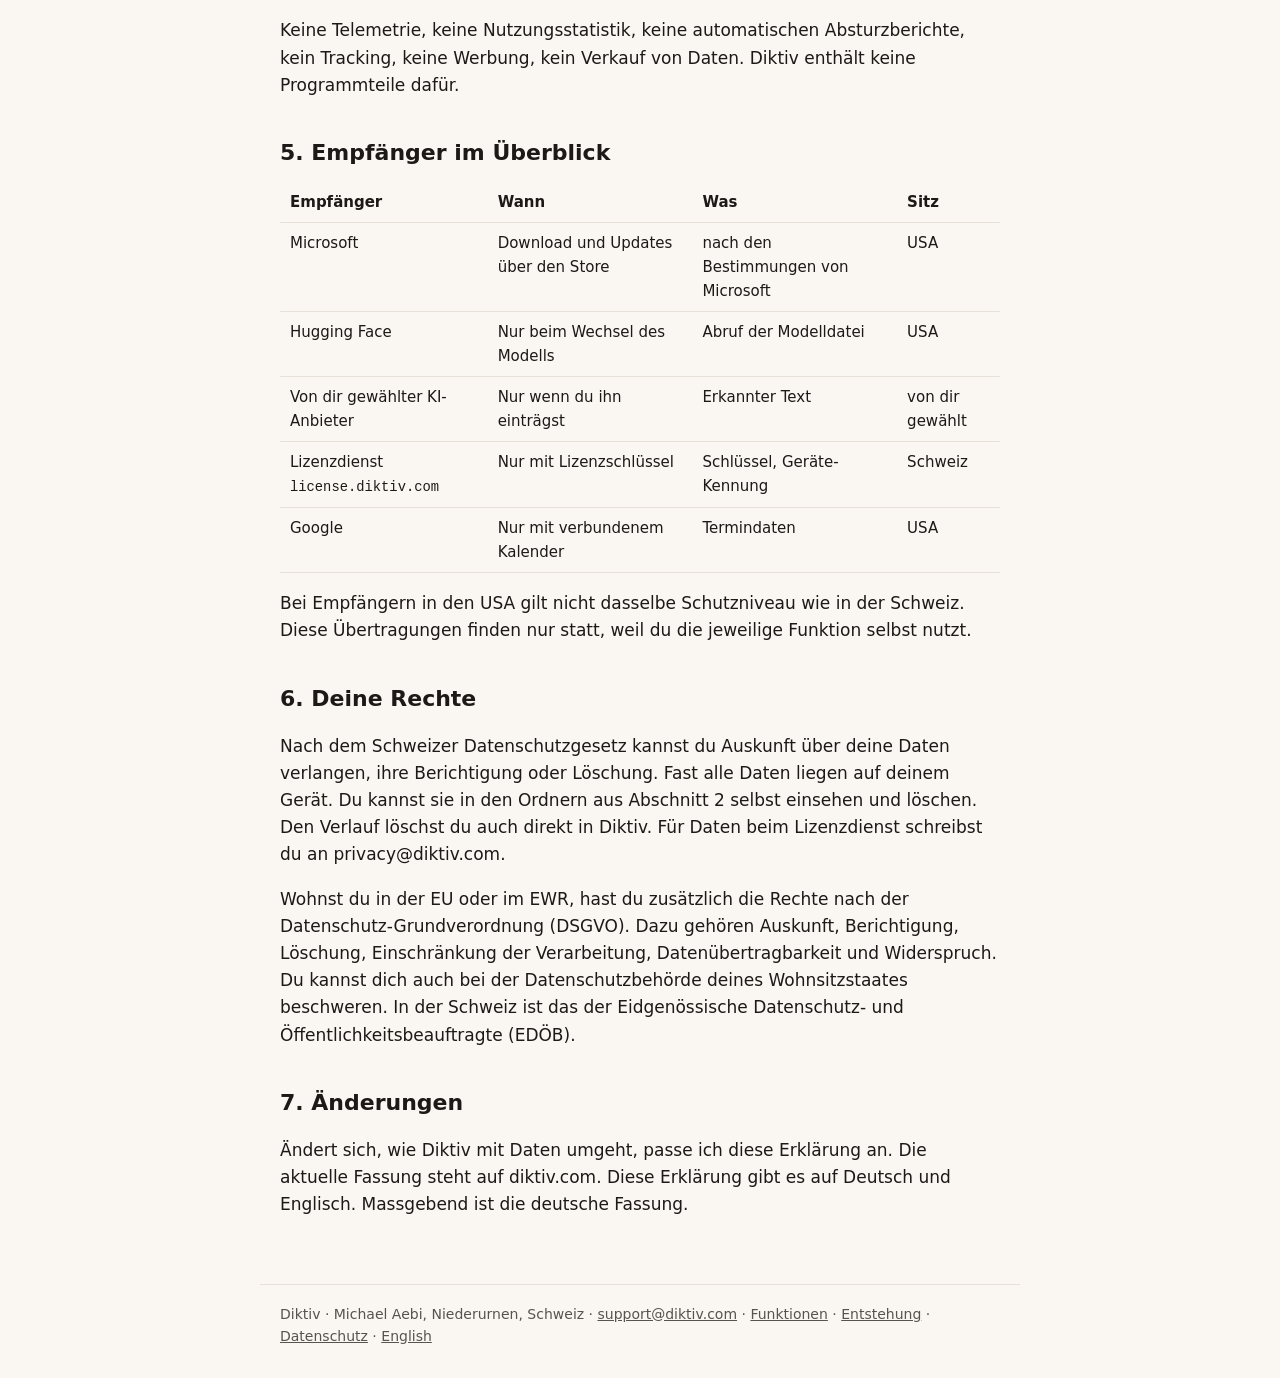
<file: site/datenschutz.html>
<!doctype html>
<html lang="de-CH"><head><meta charset="utf-8"><meta name="viewport" content="width=device-width,initial-scale=1">
<title>Datenschutzerklärung · Diktiv</title>
<meta property="og:type" content="website">
<meta property="og:site_name" content="Diktiv">
<meta property="og:locale" content="de_CH">
<meta property="og:url" content="https://diktiv.com/datenschutz.html">
<meta property="og:title" content="Datenschutzerklärung · Diktiv">
<meta property="og:image" content="https://diktiv.com/bilder/vorschau-de.png">
<meta property="og:image:width" content="1200">
<meta property="og:image:height" content="630">
<meta name="twitter:card" content="summary_large_image"><link rel="icon" href="favicon.svg" type="image/svg+xml"><link rel="alternate" hreflang="de" href="https://diktiv.com/datenschutz.html"><link rel="alternate" hreflang="en" href="https://diktiv.com/privacy.html"><style>
:root{--bg:#FAF7F2;--card:#FFFCF7;--ink:#1C1917;--muted:#57534E;--accent:#C2410C;--line:#E7E1D8}
@media (prefers-color-scheme:dark){:root{--bg:#1C1917;--card:#24201D;--ink:#F5F1EA;--muted:#B8B0A6;--accent:#F97316;--line:#3A342F}}
*{box-sizing:border-box}html{-webkit-text-size-adjust:100%}
body{margin:0;background:var(--bg);color:var(--ink);font:17px/1.6 "Segoe UI Variable Text","Segoe UI",system-ui,-apple-system,sans-serif}
header,main,footer{max-width:760px;margin:0 auto;padding:0 20px}
header{display:flex;align-items:center;justify-content:space-between;padding-top:28px;padding-bottom:12px}
.brand{display:flex;align-items:center;gap:10px;font-weight:650;font-size:20px;color:var(--ink);text-decoration:none}
.brand img{width:32px;height:32px}
nav a{color:var(--muted);text-decoration:none;margin-left:16px;font-size:15px}nav a:hover{color:var(--accent)}
main{padding-top:24px;padding-bottom:48px}
h1{font-size:34px;line-height:1.2;margin:16px 0 8px}h2{font-size:22px;margin:36px 0 8px}h3{font-size:18px;margin:24px 0 6px}
a{color:var(--accent)}code{font-size:.92em}
table{width:100%;border-collapse:collapse;font-size:15px;margin:12px 0;display:block;overflow-x:auto}
th,td{text-align:left;padding:8px 10px;border-bottom:1px solid var(--line);vertical-align:top}
.lead{font-size:20px;color:var(--muted);margin:0 0 28px}
footer{border-top:1px solid var(--line);padding-top:18px;padding-bottom:36px;color:var(--muted);font-size:14px}
footer a{color:var(--muted)}
@media (max-width:640px){header{flex-wrap:wrap;row-gap:6px}nav{display:flex;flex-wrap:wrap;gap:4px 14px}nav a{margin-left:0}}
</style></head>
<body><header><a class="brand" href="index.html"><img src="favicon.svg" alt="">Diktiv</a><nav><a href="index.html">Start</a><a href="funktionen.html">Funktionen</a><a href="entstehung.html">Entstehung</a><a href="privacy.html" lang="en">English</a></nav></header>
<main><h1>Datenschutzerklärung für Diktiv</h1>
<p>Stand 29. September 2026</p>
<h2>Kurzfassung</h2>
<p>Diktiv wandelt deine Sprache auf deinem Gerät in Text um. Aufnahmen und Diktate verlassen
dein Gerät nicht. Es gibt kein Tracking, keine Nutzungsstatistik und keine Absturzberichte,
die an mich gesendet werden. Daten gehen nur dann an andere, wenn du selbst eine Funktion
dafür einschaltest oder einrichtest. Welche das sind, steht in Abschnitt 3.</p>
<h2>1. Verantwortlich</h2>
<p>Michael Aebi, Privatperson
c/o Aebi, Fabrikstrasse 4, 8867 Niederurnen, Schweiz
E-Mail für Datenschutzanliegen: privacy@diktiv.com</p>
<h2>2. Was auf deinem Gerät bleibt</h2>
<p>Die Spracherkennung läuft vollständig auf deinem Gerät. Das Spracherkennungsmodell ist in
Diktiv enthalten. Es gibt keine Cloud-Variante der Erkennung.</p>
<p>Diese Daten legt Diktiv in deinem Windows-Benutzerprofil ab und überträgt sie nicht:</p>
<table>
<thead>
<tr>
<th>Daten</th>
<th>Ort</th>
<th>Hinweis</th>
</tr>
</thead>
<tbody>
<tr>
<td>Einstellungen</td>
<td><code>%APPDATA%\Diktiv</code></td>
<td>Ein eingetragener Zugangsschlüssel für die KI-Nachbearbeitung wird mit Windows verschlüsselt gespeichert.</td>
</tr>
<tr>
<td>Nutzungszähler</td>
<td><code>%APPDATA%\Diktiv</code></td>
<td>Zählt Aufnahmen für die Grenzen der Gratis-Version.</td>
</tr>
<tr>
<td>Debug-Protokoll</td>
<td><code>%APPDATA%\Diktiv</code></td>
<td>Technische Angaben zur Fehlersuche, ohne den diktierten Text.</td>
</tr>
<tr>
<td>Geräte-Kennung</td>
<td><code>%APPDATA%\Diktiv</code></td>
<td>Nur für die Lizenzprüfung, siehe Abschnitt 3.4.</td>
</tr>
<tr>
<td>Verlauf</td>
<td><code>%LOCALAPPDATA%\Diktiv</code></td>
<td>Deine Texte und die Namen der Fenster, in die du diktiert hast. Beim ersten Start wählst du, ob er nur bis zum Beenden, 30 Tage oder 90 Tage bleibt.</td>
</tr>
<tr>
<td>Original-Aufnahmen</td>
<td><code>%LOCALAPPDATA%\Diktiv</code></td>
<td>Nur wenn du das Aufbewahren in den Einstellungen einschaltest. Standardmässig aus.</td>
</tr>
</tbody>
</table>
<p>Liegt dein Windows-Profil auf einem Server (Roaming-Profil, etwa in einem Unternehmen),
kann Windows den Ordner <code>%APPDATA%\Diktiv</code> auf andere Geräte kopieren. Verlauf und Aufnahmen
liegen deshalb bewusst in <code>%LOCALAPPDATA%</code>, das nicht mitwandert.</p>
<p>Zum Einfügen legt Diktiv den Text kurz in die Zwischenablage von Windows. Standardmässig
markiert Diktiv ihn so, dass er nicht im Zwischenablage-Verlauf und nicht in der
Cloud-Zwischenablage von Windows landet, und entfernt ihn danach wieder. Schaltest du das Einfügen über die Zwischenablage aus, tippt Diktiv den Text und
benutzt die Zwischenablage nicht.</p>
<h2>3. Wann Daten dein Gerät verlassen</h2>
<h3>3.1 Microsoft Store</h3>
<p>Beziehst du Diktiv über den Microsoft Store, laufen Download und Updates über Microsoft. Was
Microsoft dabei verarbeitet, regelt die Datenschutzerklärung von Microsoft.</p>
<h3>3.2 Anderes Spracherkennungsmodell</h3>
<p>Wählst du in den Einstellungen ein anderes Modell als das mitgelieferte, lädt Diktiv es von
Hugging Face (USA) herunter. Dabei wird nur die Modelldatei abgerufen. Aufnahmen oder Texte
werden nicht übertragen. Wie bei jeder Verbindung sieht Hugging Face deine IP-Adresse.</p>
<h3>3.3 KI-Nachbearbeitung, nur wenn du sie einrichtest</h3>
<p>Diktiv kann den erkannten Text von einem Sprachmodell überarbeiten lassen. Dafür trägst du
selbst die Adresse und den Zugangsschlüssel eines Anbieters deiner Wahl ein. Ohne diesen
Eintrag findet keine Übertragung statt. Mit Eintrag schickt Diktiv den erkannten Text, nie
die Aufnahme, an genau diesen Anbieter, sobald du eine Funktion nutzt, die ihn braucht. Das
gilt auch für das Erkennen von Terminen aus einem Diktat.</p>
<p>Mit dem Anbieter schliesst du einen eigenen Vertrag. Was er mit dem Text tut, regelt seine
Datenschutzerklärung. Betreibst du das Sprachmodell selbst auf deinem Gerät oder in deinem
Netz, verlässt der Text dein Gerät beziehungsweise dein Netz nicht.</p>
<p>Diktate enthalten oft vertrauliche Angaben. Prüfe, ob du sie einem externen Anbieter geben
darfst, bevor du die Funktion einschaltest.</p>
<h3>3.4 Lizenzprüfung, nur mit Lizenzschlüssel</h3>
<p>Die Gratis-Version braucht keinen Lizenzschlüssel und prüft nichts beim Lizenzdienst. Trägst
du einen Lizenzschlüssel ein, sendet Diktiv beim Aktivieren, beim Deaktivieren und bei
jedem Start den Schlüssel und eine Geräte-Kennung an <code>license.diktiv.com</code>. Damit wird
geprüft, dass ein Schlüssel auf höchstens drei Geräten gleichzeitig läuft.</p>
<p>Die Geräte-Kennung ist ein gekürzter SHA-256-Hashwert aus Kennungen von Prozessor und
Hauptplatine. Aus ihm lassen sich die ursprünglichen Kennungen nicht zurückrechnen. Stehen
keine zur Verfügung, erzeugt Diktiv eine zufällige Kennung ohne Bezug zur Hardware.</p>
<p>Gespeichert werden Schlüssel, Geräte-Kennungen und der Lizenzstatus, solange die Lizenz
besteht. Diktiv selbst protokolliert deine IP-Adresse nicht. Der Betreiber des Servers
kann sie aus technischen Gründen kurzfristig in Verbindungsprotokollen sehen.</p>
<h3>3.5 Google Kalender, nur wenn du ihn verbindest</h3>
<p>Du kannst Diktiv mit deinem Google Kalender verbinden, damit aus einem Diktat ein Termin
wird. Dafür richtest du selbst einen Zugang bei Google ein und meldest dich bei Google an.
Erst dann schickt Diktiv Titel, Beschreibung, Beginn und Ende des Termins an Google (USA).
Der Zugang zu deinem Google-Konto wird in <code>%APPDATA%\Diktiv</code> gespeichert. Was Google mit den
Daten tut, regelt die Datenschutzerklärung von Google.</p>
<h2>4. Was Diktiv nicht tut</h2>
<p>Keine Telemetrie, keine Nutzungsstatistik, keine automatischen Absturzberichte, kein
Tracking, keine Werbung, kein Verkauf von Daten. Diktiv enthält keine Programmteile dafür.</p>
<h2>5. Empfänger im Überblick</h2>
<table>
<thead>
<tr>
<th>Empfänger</th>
<th>Wann</th>
<th>Was</th>
<th>Sitz</th>
</tr>
</thead>
<tbody>
<tr>
<td>Microsoft</td>
<td>Download und Updates über den Store</td>
<td>nach den Bestimmungen von Microsoft</td>
<td>USA</td>
</tr>
<tr>
<td>Hugging Face</td>
<td>Nur beim Wechsel des Modells</td>
<td>Abruf der Modelldatei</td>
<td>USA</td>
</tr>
<tr>
<td>Von dir gewählter KI-Anbieter</td>
<td>Nur wenn du ihn einträgst</td>
<td>Erkannter Text</td>
<td>von dir gewählt</td>
</tr>
<tr>
<td>Lizenzdienst <code>license.diktiv.com</code></td>
<td>Nur mit Lizenzschlüssel</td>
<td>Schlüssel, Geräte-Kennung</td>
<td>Schweiz</td>
</tr>
<tr>
<td>Google</td>
<td>Nur mit verbundenem Kalender</td>
<td>Termindaten</td>
<td>USA</td>
</tr>
</tbody>
</table>
<p>Bei Empfängern in den USA gilt nicht dasselbe Schutzniveau wie in der Schweiz. Diese
Übertragungen finden nur statt, weil du die jeweilige Funktion selbst nutzt.</p>
<h2>6. Deine Rechte</h2>
<p>Nach dem Schweizer Datenschutzgesetz kannst du Auskunft über deine Daten verlangen, ihre
Berichtigung oder Löschung. Fast alle Daten liegen auf deinem Gerät. Du kannst sie in den
Ordnern aus Abschnitt 2 selbst einsehen und löschen. Den Verlauf löschst du auch direkt in
Diktiv. Für Daten beim Lizenzdienst schreibst du an privacy@diktiv.com.</p>
<p>Wohnst du in der EU oder im EWR, hast du zusätzlich die Rechte nach der
Datenschutz-Grundverordnung (DSGVO). Dazu gehören Auskunft, Berichtigung, Löschung,
Einschränkung der Verarbeitung, Datenübertragbarkeit und Widerspruch. Du kannst dich auch
bei der Datenschutzbehörde deines Wohnsitzstaates beschweren. In der Schweiz ist das der
Eidgenössische Datenschutz- und Öffentlichkeitsbeauftragte (EDÖB).</p>
<h2>7. Änderungen</h2>
<p>Ändert sich, wie Diktiv mit Daten umgeht, passe ich diese Erklärung an. Die aktuelle Fassung
steht auf diktiv.com. Diese Erklärung gibt es auf Deutsch und Englisch. Massgebend ist die
deutsche Fassung.</p></main>
<footer>Diktiv · Michael Aebi, Niederurnen, Schweiz · <a href="mailto:support@diktiv.com">support@diktiv.com</a> · <a href="funktionen.html">Funktionen</a> · <a href="entstehung.html">Entstehung</a> · <a href="datenschutz.html">Datenschutz</a> · <a href="privacy.html" lang="en">English</a></footer>
</body></html>
</file>
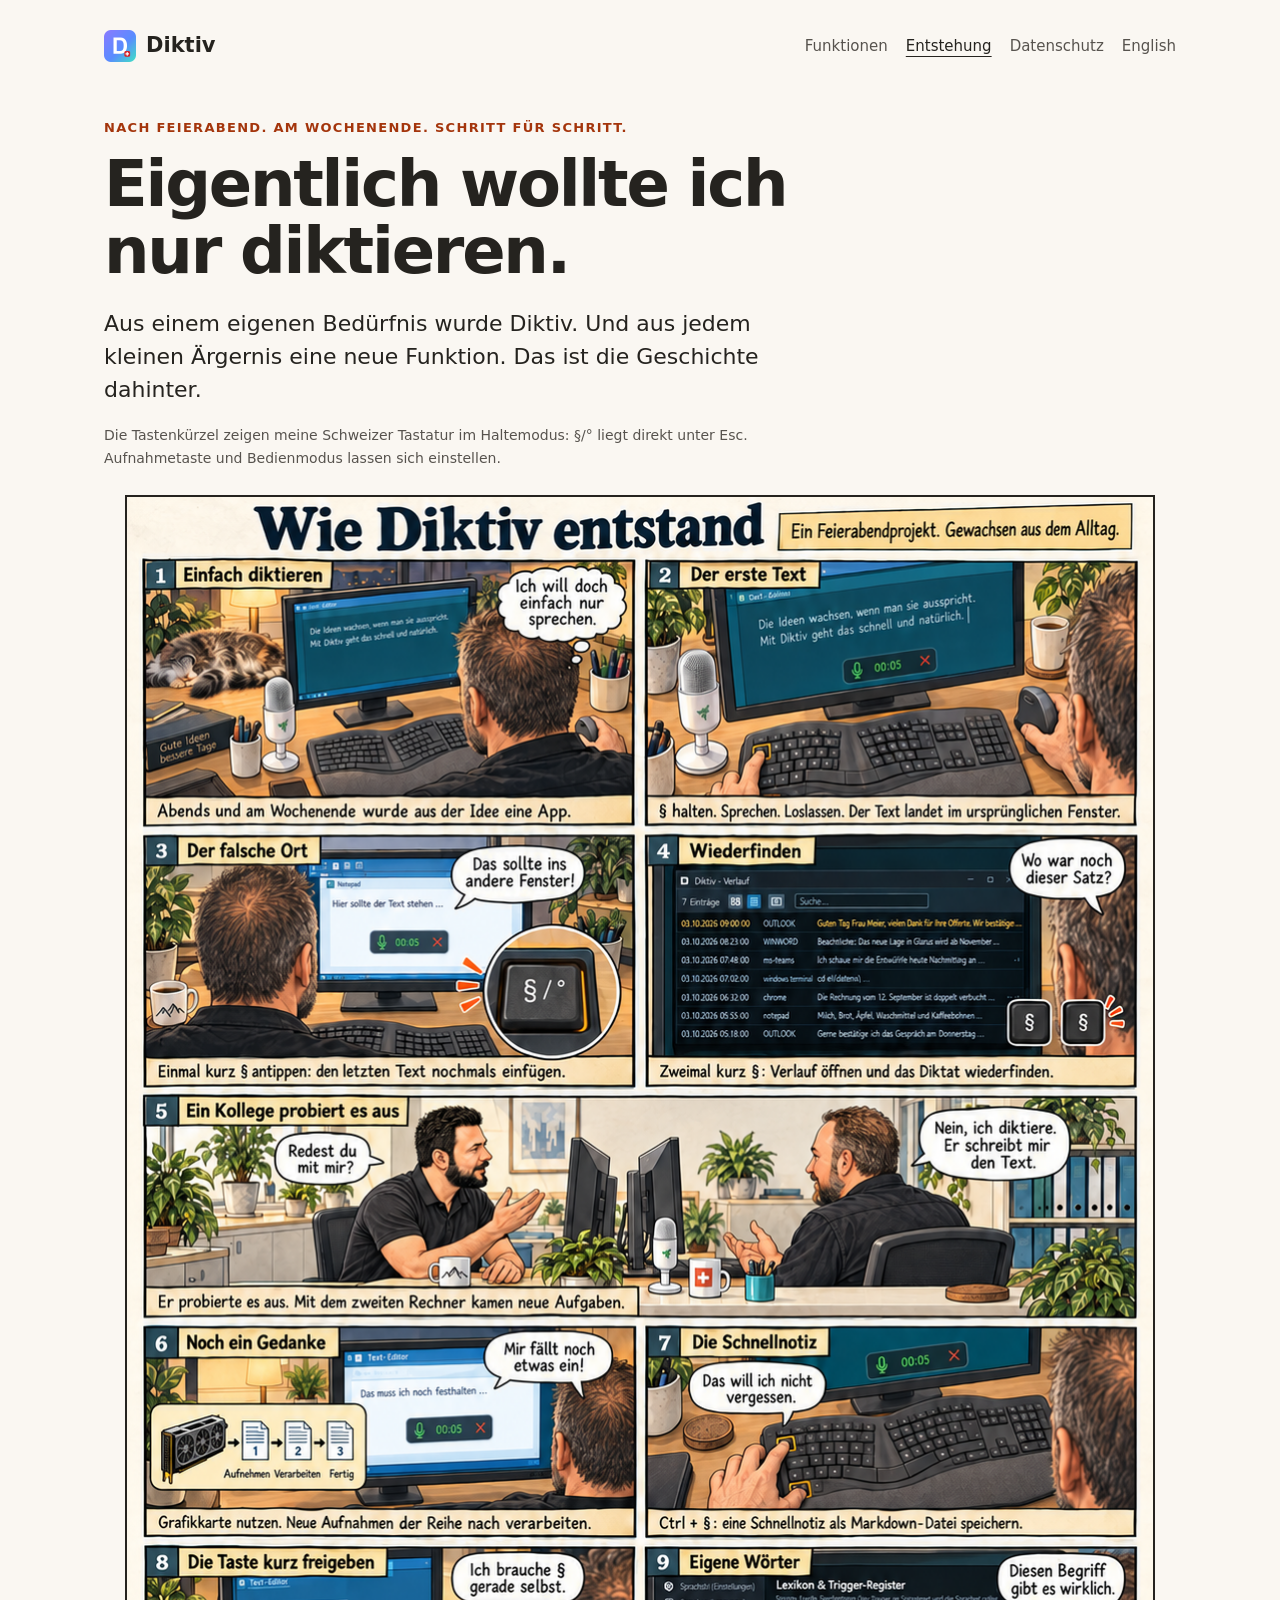
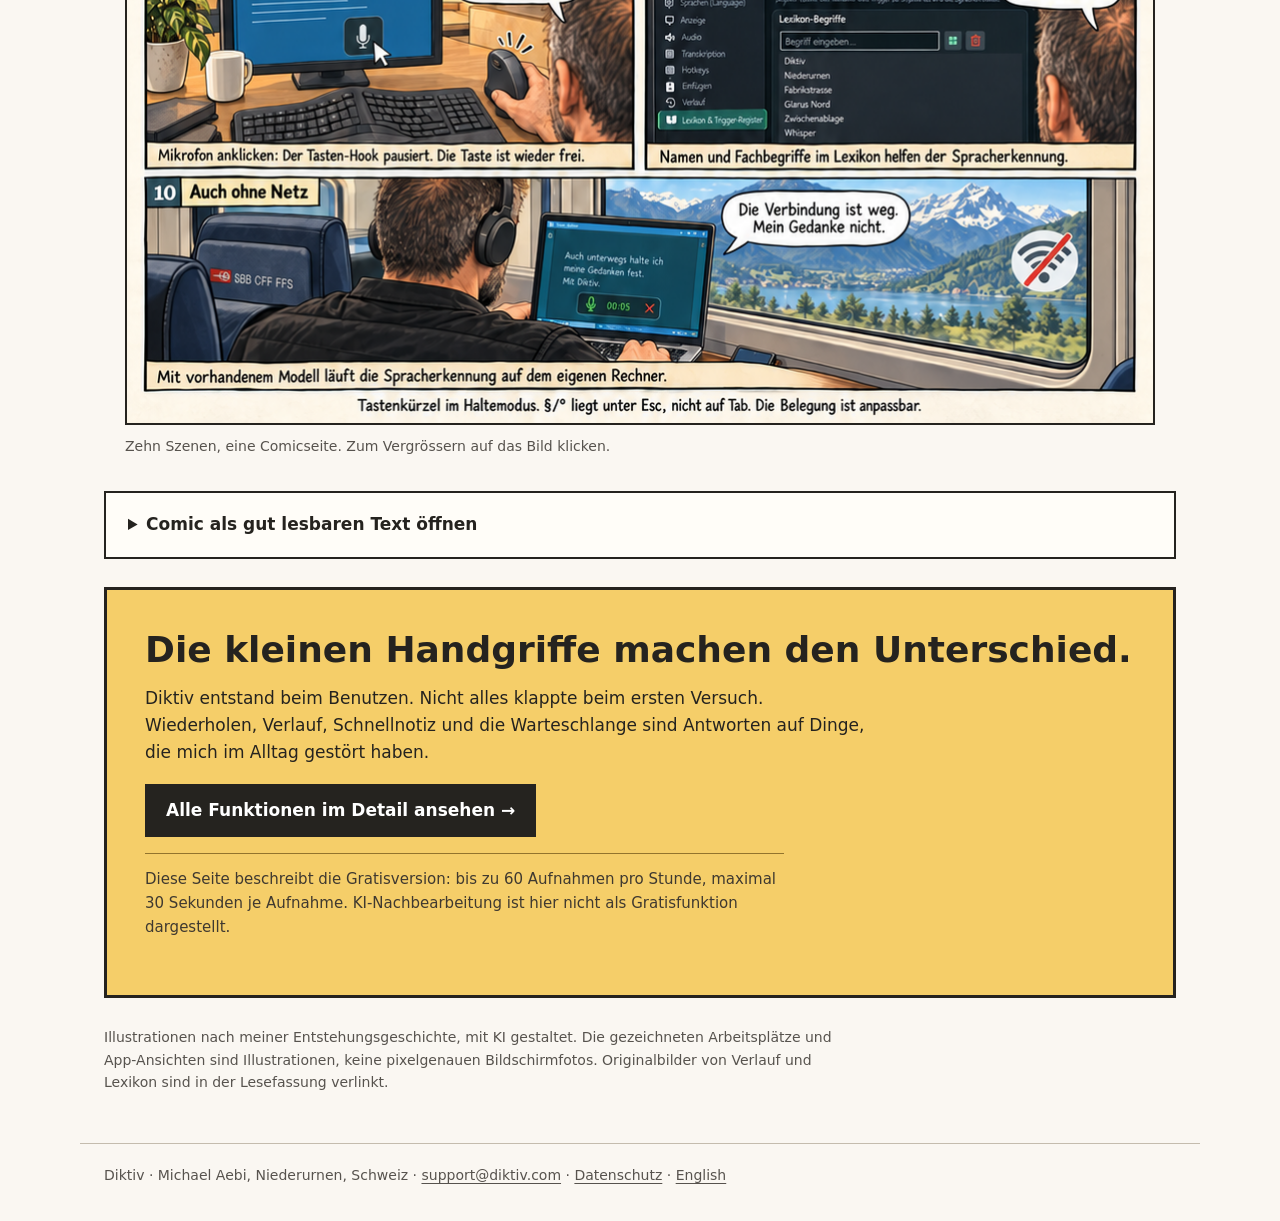
<file: site/entstehung.html>
<!doctype html>
<html lang="de-CH">
<head>
  <meta charset="utf-8">
  <meta name="viewport" content="width=device-width,initial-scale=1">
  <title>Wie Diktiv entstand · Eine Geschichte als Comic</title>
<meta property="og:type" content="website">
<meta property="og:site_name" content="Diktiv">
<meta property="og:locale" content="de_CH">
<meta property="og:url" content="https://diktiv.com/entstehung.html">
<meta property="og:title" content="Wie Diktiv entstand · Eine Geschichte als Comic">
<meta property="og:description" content="Wie aus einer Feierabendidee die Diktier-App Diktiv wurde: ein Comic über die ersten Diktate, kleine Ärgernisse und die Funktionen, die daraus entstanden.">
<meta property="og:image" content="https://diktiv.com/bilder/vorschau-de.png">
<meta property="og:image:width" content="1200">
<meta property="og:image:height" content="630">
<meta name="twitter:card" content="summary_large_image">
  <meta name="description" content="Wie aus einer Feierabendidee die Diktier-App Diktiv wurde: ein Comic über die ersten Diktate, kleine Ärgernisse und die Funktionen, die daraus entstanden.">
  <link rel="icon" href="favicon.svg" type="image/svg+xml">
  <link rel="canonical" href="https://diktiv.com/entstehung.html">
  <link rel="alternate" hreflang="de" href="https://diktiv.com/entstehung.html">
  <link rel="alternate" hreflang="en" href="https://diktiv.com/story.html">
  <link rel="stylesheet" href="comic.css">
</head>
<body>
<a class="skip" href="#comic">Zum Comic</a>
<header>
  <a class="brand" href="index.html"><img src="favicon.svg" width="32" height="32" alt="">Diktiv</a>
  <nav aria-label="Hauptnavigation">
    <a href="funktionen.html">Funktionen</a>
    <a href="entstehung.html" aria-current="page">Entstehung</a>
    <a href="datenschutz.html">Datenschutz</a>
    <a href="story.html" lang="en" hreflang="en">English</a>
  </nav>
</header>
<main id="comic">
  <div class="intro">
    <p class="eyebrow">Nach Feierabend. Am Wochenende. Schritt für Schritt.</p>
    <h1>Eigentlich wollte ich nur diktieren.</h1>
    <p class="lead">Aus einem eigenen Bedürfnis wurde Diktiv. Und aus jedem kleinen Ärgernis eine neue Funktion. Das ist die Geschichte dahinter.</p>
    <p class="reading-note">Die Tastenkürzel zeigen meine Schweizer Tastatur im Haltemodus: §/° liegt direkt unter Esc. Aufnahmetaste und Bedienmodus lassen sich einstellen.</p>
  </div>
  <figure class="comic-page">
    <a href="bilder/comic-gesamtseite-de-v2.svg" aria-label="Vollständige Comicseite in Originalgrösse öffnen">
      <img src="bilder/comic-gesamtseite-de-v2.svg" width="1028" height="1529" fetchpriority="high" decoding="async" alt="Wie Diktiv entstand: eine zusammenhängende Comicseite mit zehn nummerierten Panels, Dialogen und Erzählkästen. Vollständige Erklärung in der Lesefassung darunter.">
    </a>
    <figcaption>Zehn Szenen, eine Comicseite. Zum Vergrössern auf das Bild klicken.</figcaption>
  </figure>
  <details class="comic-transcript" id="lesefassung">
    <summary>Comic als gut lesbaren Text öffnen</summary>
    <section id="anfang"><h2>01 · Einfach diktieren</h2><p>Ich wollte sprechen und den Text direkt vor mir haben. Aus dieser Idee entstand Diktiv – weiterentwickelt an Feierabenden und Wochenenden.</p></section>
    <section id="aufnahme"><h2>02 · Der erste Text</h2><p><kbd>§</kbd> halten, sprechen und loslassen. Beim Loslassen beginnt die Erkennung. Der Text wird in das Fenster eingefügt, in dem die Aufnahme begann.</p></section>
    <section id="falscher-ort"><h2>03 · Der falsche Ort</h2><p>Einmal kurz <kbd>§</kbd> antippen fügt den letzten Text nochmals ein. So lässt sich ein Diktat am richtigen Ort verwenden, ohne es erneut aufzunehmen.</p></section>
    <section id="verlauf"><h2>04 · Wiederfinden</h2><p>Zweimal kurz <kbd>§</kbd> antippen öffnet den Verlauf. Dort lassen sich frühere Diktate suchen und wieder verwenden.</p></section>
    <section id="kollege"><h2>05 · Ein Kollege probiert es aus</h2><p>«Redest du mit mir?» – «Nein, ich diktiere. Er schreibt mir den Text.» Wir sassen uns gegenüber, die Monitore Rücken an Rücken. Mit dem zweiten Rechner kamen neue Aufgaben.</p></section>
    <section id="warteschlange"><h2>06 · Noch ein Gedanke</h2><p><span id="grafikkarte"></span>Je nach Hardware nutzt Diktiv die Grafikkarte oder den Prozessor. Weitere Aufnahmen kommen in eine Warteschlange und werden der Reihe nach verarbeitet. Das Diagramm im Comic erklärt diesen Ablauf; es ist keine zusätzliche App-Ansicht.</p></section>
    <section id="schnellnotiz"><h2>07 · Die Schnellnotiz</h2><p>Mit <kbd>Ctrl</kbd> + <kbd>§</kbd> entsteht eine Schnellnotiz als Markdown-Datei im gewählten Ordner. In der gezeigten Handhaltung drückt der linke Daumen Ctrl und der linke Zeigefinger §.</p></section>
    <section id="tastenpause"><h2>08 · Die Taste kurz freigeben</h2><p>Ein Doppelklick auf das Mikrofon der ruhenden Pille pausiert den Tastatur-Hook. Ein einfacher Klick startet dort eine Aufnahme. Die Aufnahmetaste steht dann für ihre normale Verwendung bereit. Die Dauer ist einstellbar. Das Mikrofon wird dadurch nicht systemweit stummgeschaltet.</p></section>
    <section id="lexikon"><h2>09 · Eigene Wörter</h2><p>Namen und Fachbegriffe im Lexikon werden der Spracherkennung als Hinweise mitgegeben. Das hilft, garantiert aber nicht in jedem Satz das richtige Ergebnis.</p></section>
    <section id="lokal"><h2>10 · Auch ohne Netz</h2><p>Mit einem bereits vorhandenen Modell läuft die Spracherkennung auf dem eigenen Rechner – auch ohne Internet. Weitere Modelle müssen zunächst heruntergeladen werden.</p></section>
    <p class="reading-note">Die gezeigten Tastenkürzel gelten für den Haltemodus. §/° liegt auf der Schweizer Tastatur direkt unter Esc, nicht auf Tab. Die Aufnahmetaste ist anpassbar.</p>
    <p>Originalbilder der App: <a href="bilder/verlauf.webp">Verlauf</a> · <a href="bilder/lexikon.webp">Lexikon</a>.</p>
  </details>
  <section class="closing" id="zielgruppe">
    <h2>Die kleinen Handgriffe machen den Unterschied.</h2>
    <p>Diktiv entstand beim Benutzen. Nicht alles klappte beim ersten Versuch. Wiederholen, Verlauf, Schnellnotiz und die Warteschlange sind Antworten auf Dinge, die mich im Alltag gestört haben.</p>
    <a class="button" href="funktionen.html">Alle Funktionen im Detail ansehen →</a>
    <p class="note">Diese Seite beschreibt die Gratisversion: bis zu 60 Aufnahmen pro Stunde, maximal 30 Sekunden je Aufnahme. KI-Nachbearbeitung ist hier nicht als Gratisfunktion dargestellt.</p>
  </section>
  <p class="colophon">Illustrationen nach meiner Entstehungsgeschichte, mit KI gestaltet. Die gezeichneten Arbeitsplätze und App-Ansichten sind Illustrationen, keine pixelgenauen Bildschirmfotos. Originalbilder von Verlauf und Lexikon sind in der Lesefassung verlinkt.</p>
</main>
<footer>Diktiv · Michael Aebi, Niederurnen, Schweiz · <a href="mailto:support@diktiv.com">support@diktiv.com</a> · <a href="datenschutz.html">Datenschutz</a> · <a href="story.html" lang="en">English</a></footer>
</body>
</html>
</file>
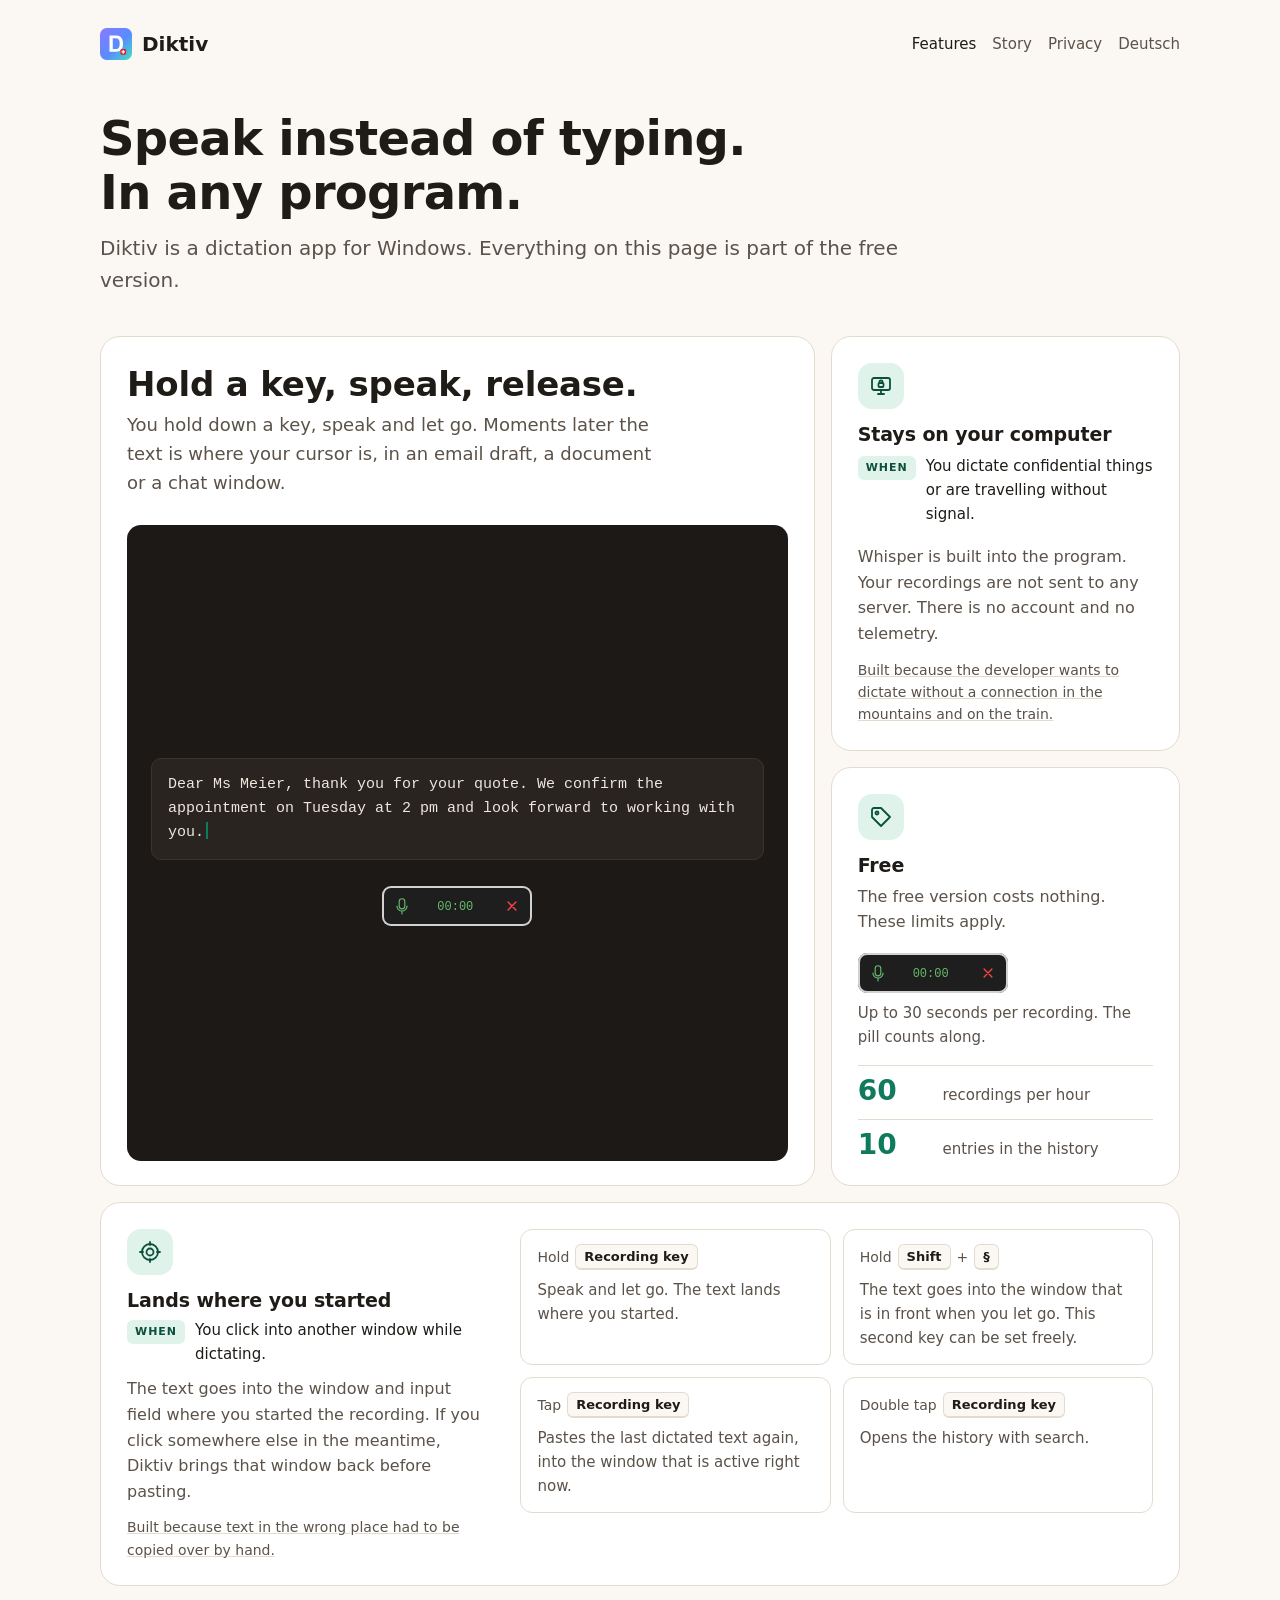
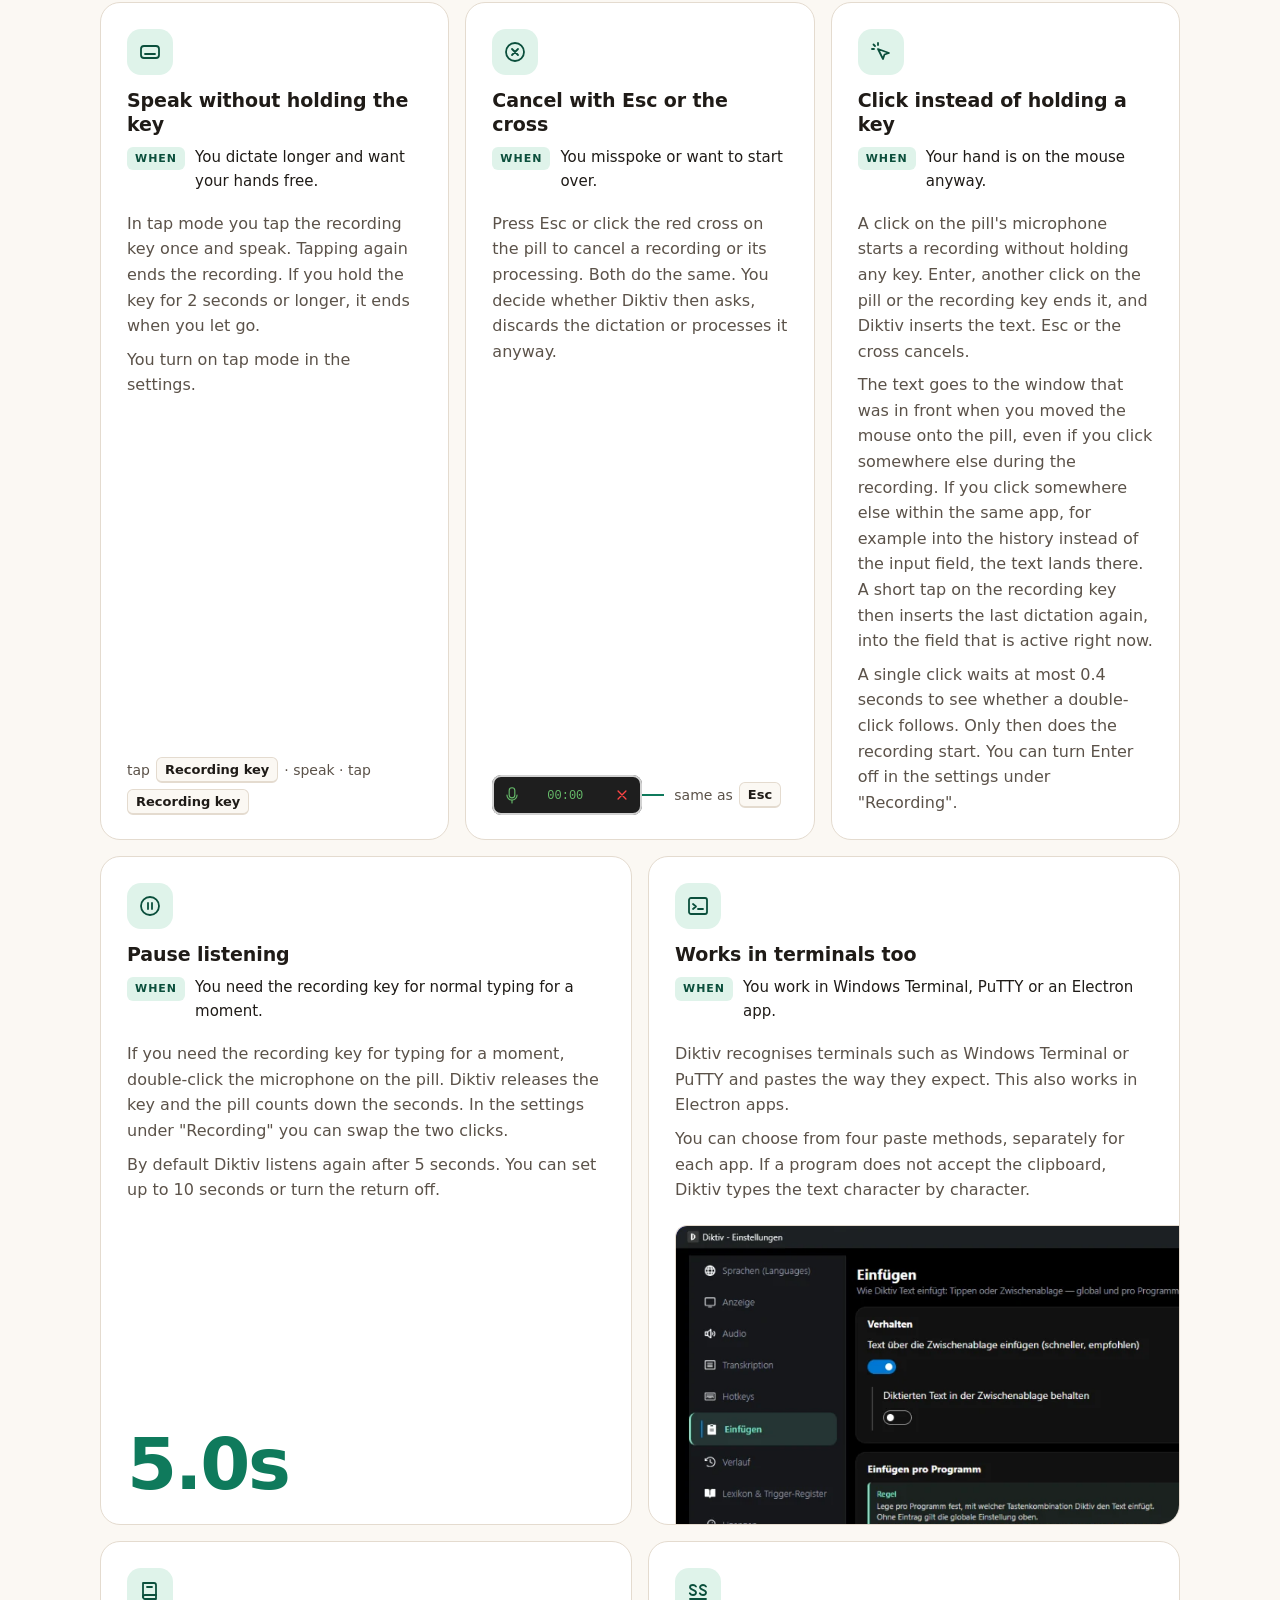
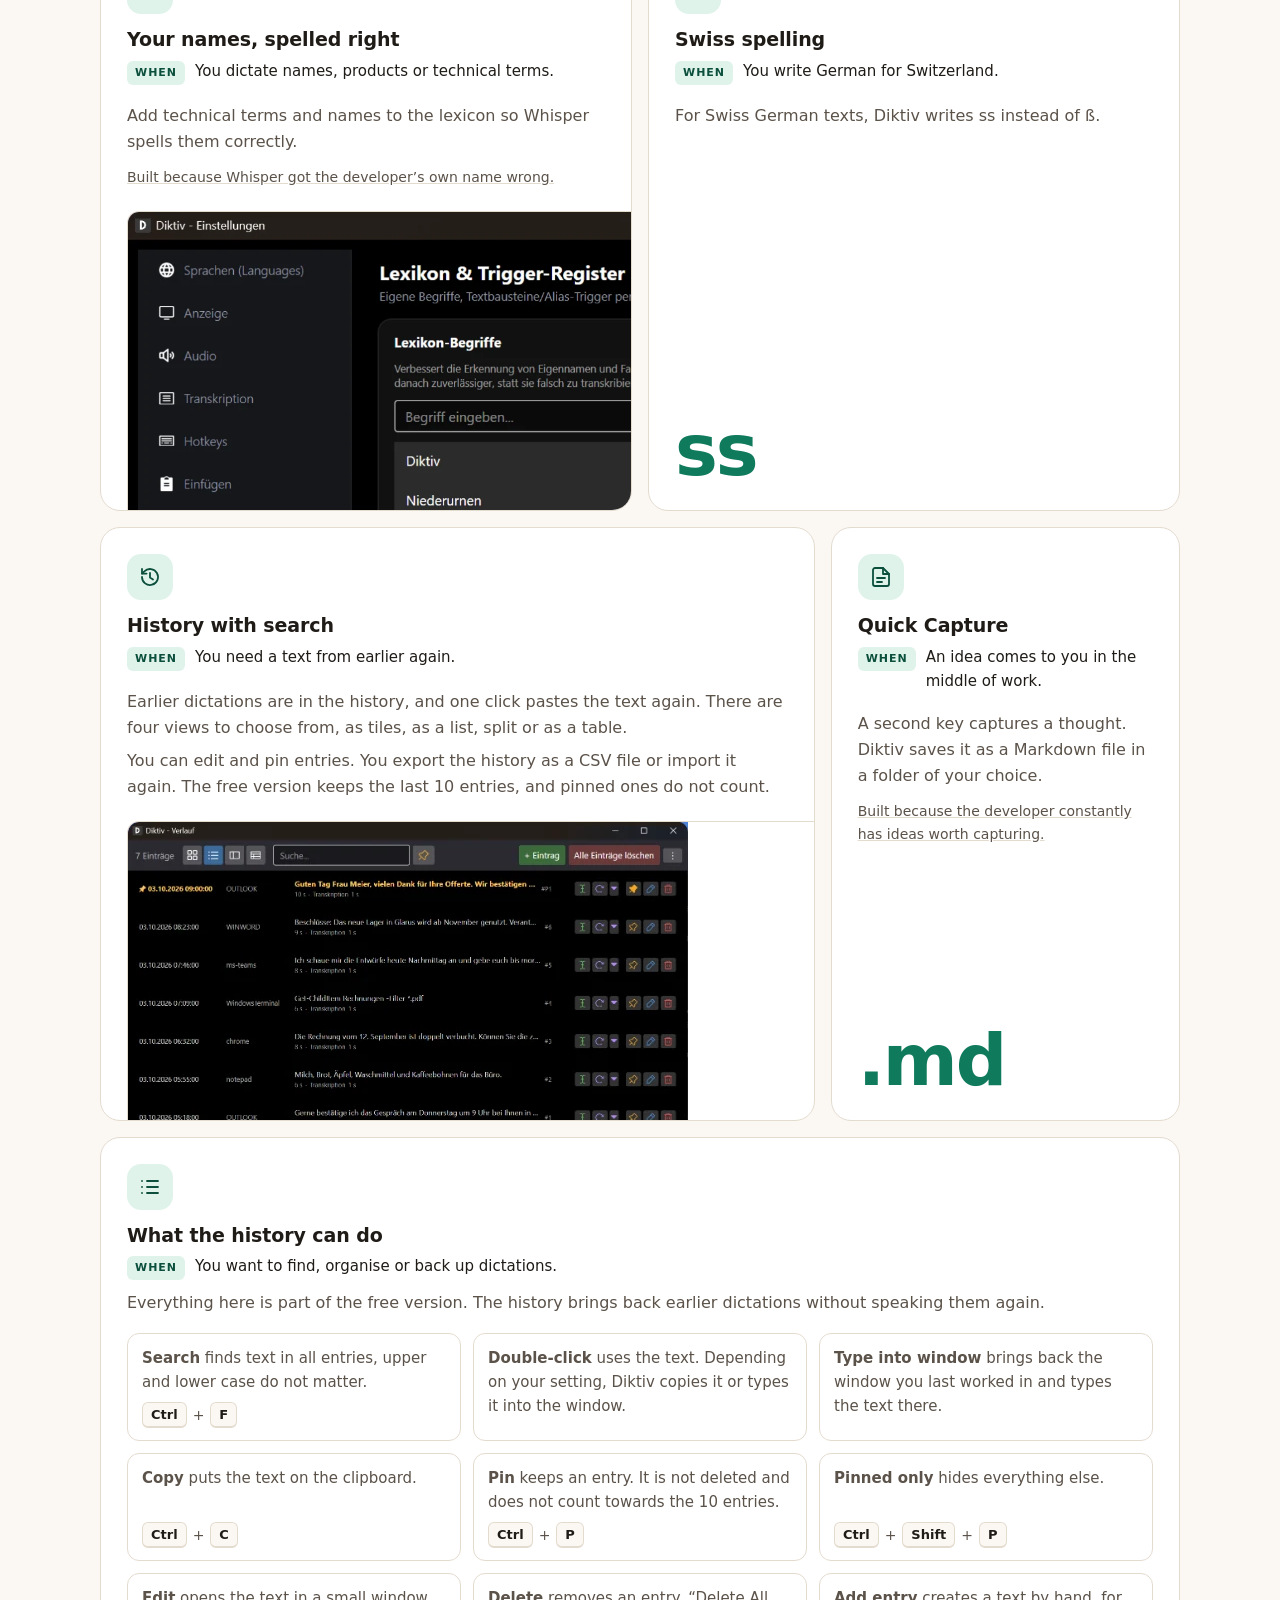
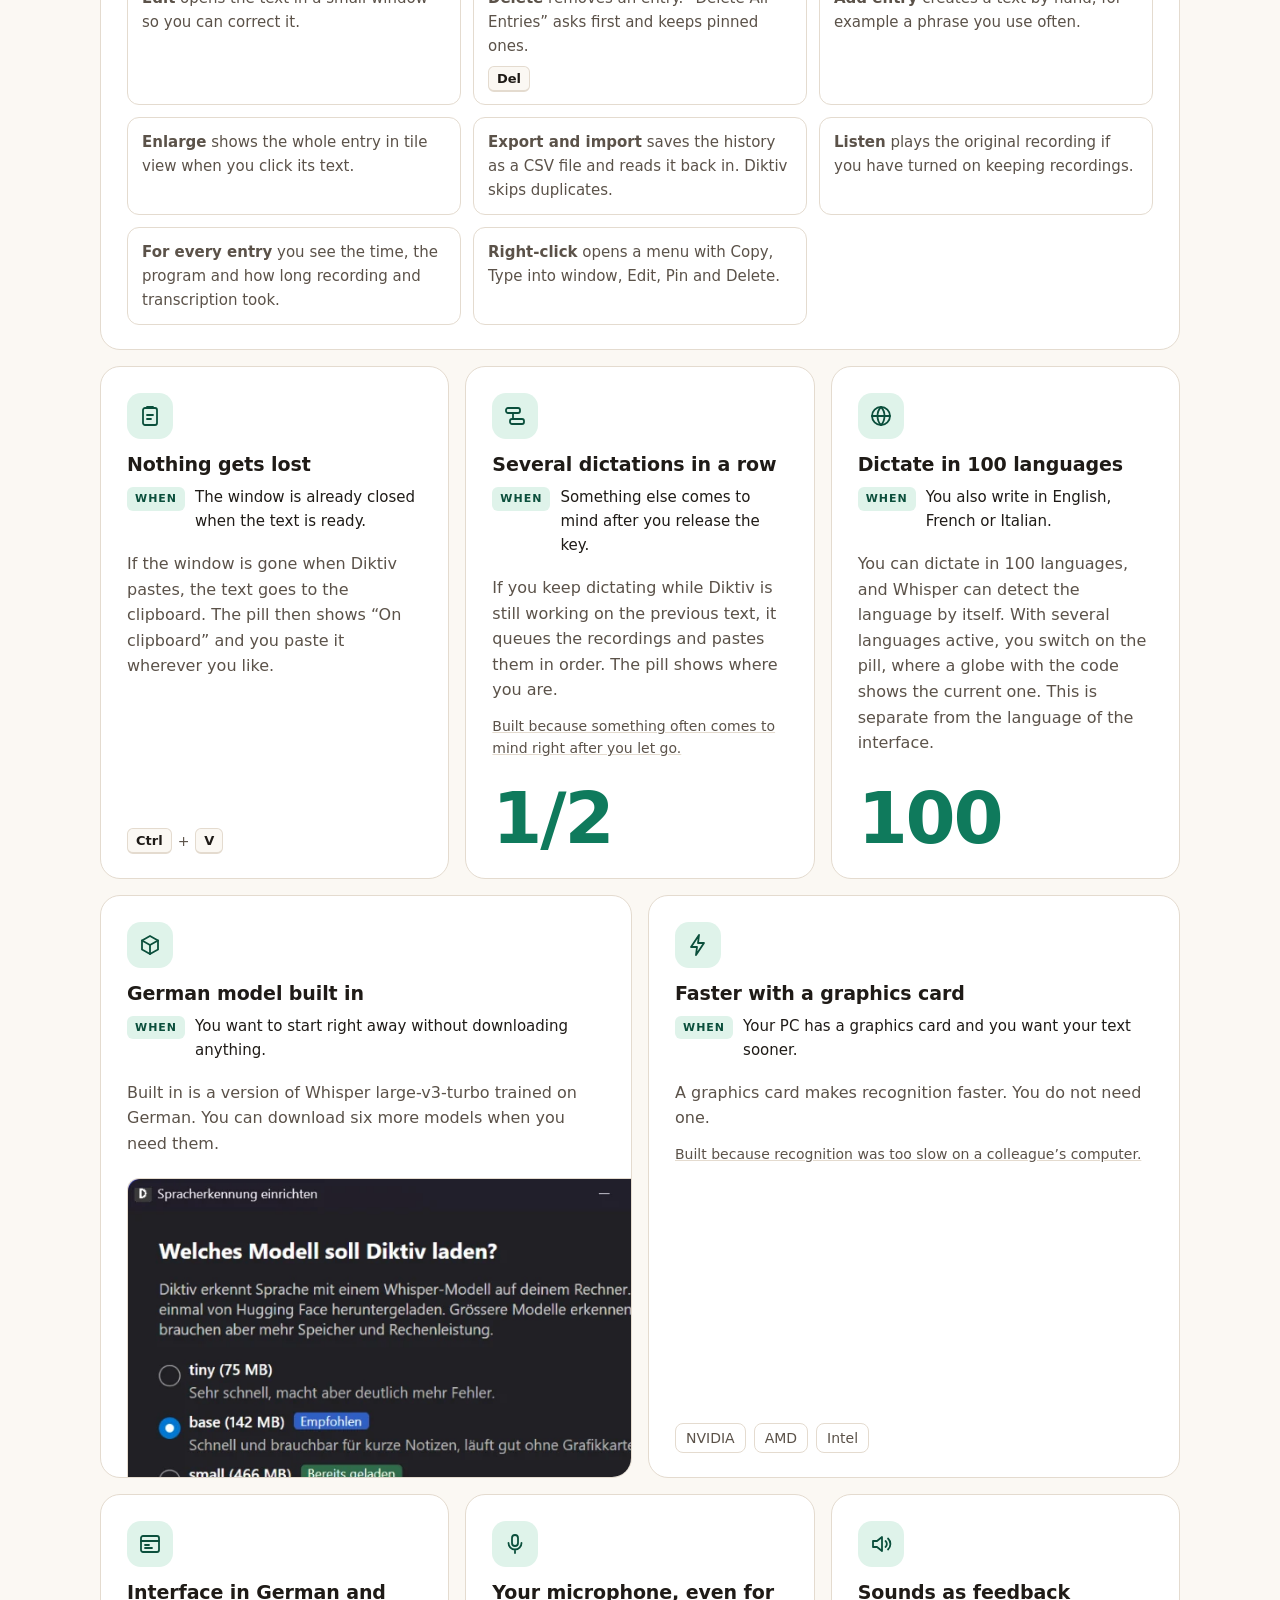
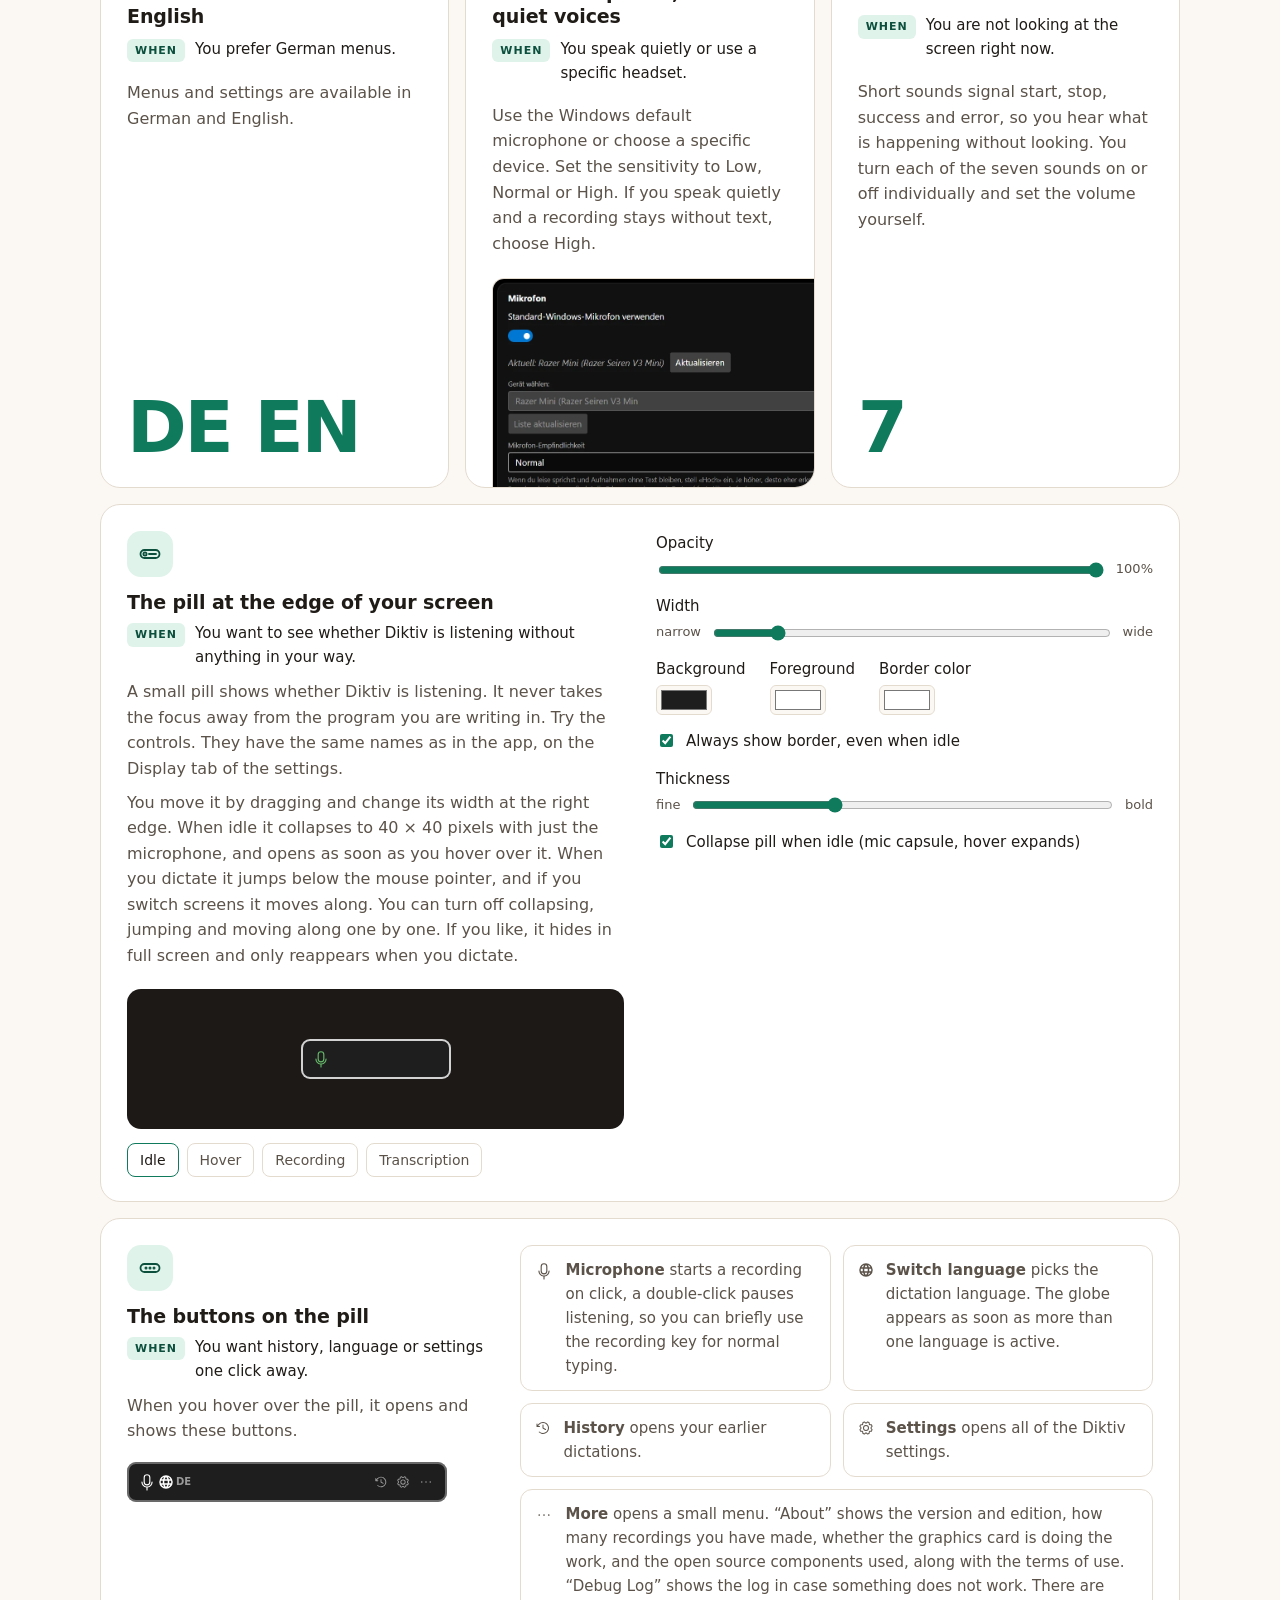
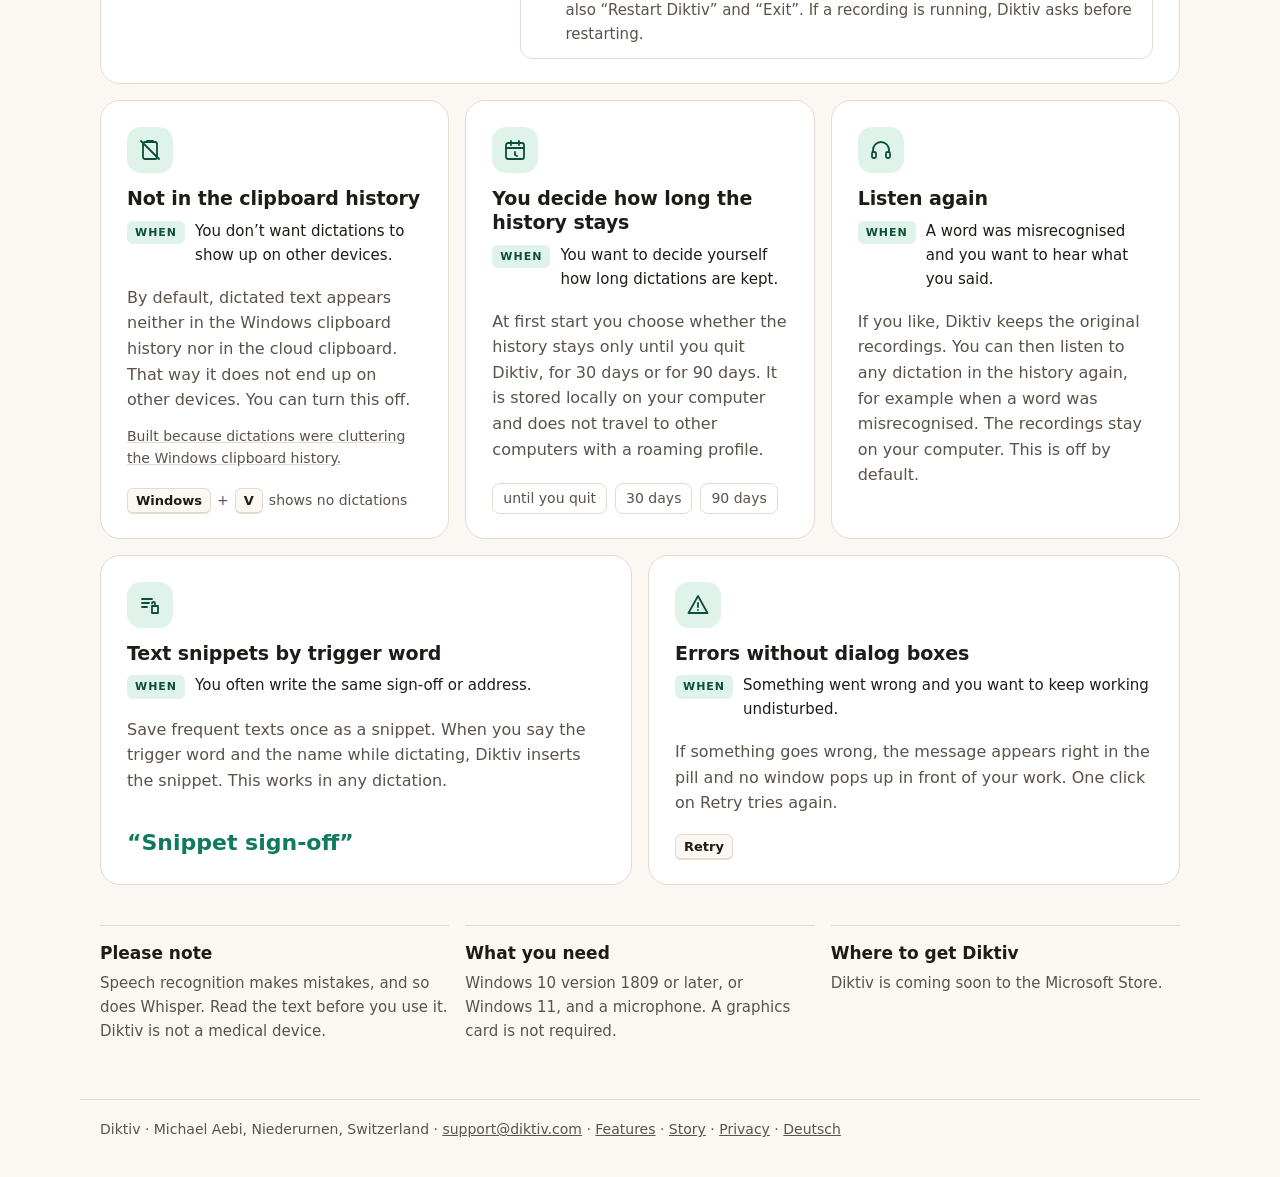
<file: site/features.html>
<!doctype html>
<html lang="en"><head><meta charset="utf-8"><meta name="viewport" content="width=device-width,initial-scale=1">
<title>Features · Diktiv</title>
<meta name="description" content="What Diktiv does. Hold a key, speak, release, and the text appears where your cursor is. Speech recognition on your own computer, with no account and no telemetry.">
<link rel="canonical" href="https://diktiv.com/features.html">
<meta property="og:type" content="website"><meta property="og:site_name" content="Diktiv">
<meta property="og:title" content="Features · Diktiv"><meta property="og:description" content="What Diktiv does. Hold a key, speak, release, and the text appears where your cursor is. Speech recognition on your own computer, with no account and no telemetry.">
<meta property="og:url" content="https://diktiv.com/features.html"><meta property="og:locale" content="en_US">
<meta property="og:image" content="https://diktiv.com/bilder/vorschau-en.png"><meta property="og:image:width" content="1200"><meta property="og:image:height" content="630"><meta property="og:image:alt" content="Diktiv, Just speak. Diktiv types. Email window with the recording pill.">
<meta name="twitter:card" content="summary_large_image">
<link rel="icon" href="favicon.svg" type="image/svg+xml"><link rel="alternate" hreflang="de" href="https://diktiv.com/funktionen.html"><link rel="alternate" hreflang="en" href="https://diktiv.com/features.html"><style>
:root{--bg:#FAF7F2;--card:#FFFCF7;--ink:#1C1917;--muted:#57534E;--accent:#C2410C;--line:#E7E1D8;--screen:#1C1917;--field:#292420;--fieldink:#EDE7DE}
@media (prefers-color-scheme:dark){:root{--bg:#1C1917;--card:#24201D;--ink:#F5F1EA;--muted:#B8B0A6;--accent:#F97316;--line:#3A342F;--screen:#141110;--field:#24201D}}
*{box-sizing:border-box}html{-webkit-text-size-adjust:100%}
body{margin:0;background:var(--bg);color:var(--ink);font:17px/1.6 "Segoe UI Variable Text","Segoe UI",system-ui,-apple-system,sans-serif}
header,main,footer{max-width:1120px;margin:0 auto;padding:0 20px}
header{display:flex;align-items:center;justify-content:space-between;padding-top:28px;padding-bottom:12px}
.brand{display:flex;align-items:center;gap:10px;font-weight:650;font-size:20px;color:var(--ink);text-decoration:none}
.brand img{width:32px;height:32px}
nav a{color:var(--muted);text-decoration:none;margin-left:16px;font-size:15px}nav a:hover{color:var(--accent)}
nav a[aria-current]{color:var(--ink)}
main{padding-top:24px;padding-bottom:56px}
a{color:var(--accent)}
h1{font-size:clamp(32px,5vw,48px);line-height:1.12;letter-spacing:-.015em;margin:16px 0 12px}
.lead{font-size:20px;color:var(--muted);margin:0 0 40px;max-width:40em}
.bento{display:grid;grid-template-columns:repeat(6,minmax(0,1fr));gap:16px;grid-auto-flow:row dense}
.tile{background:var(--card);border:1px solid var(--line);border-radius:18px;padding:26px 26px 24px;overflow:hidden;display:flex;flex-direction:column;min-width:0}
.tile h2,.tile h3{margin:0 0 6px;line-height:1.25;letter-spacing:-.005em}
.tile h2{font-size:clamp(26px,3vw,34px)}
.tile h3{font-size:19px}
.tile p{margin:0;color:var(--muted);font-size:16px}
.tile p+p{margin-top:8px}
.s2{grid-column:span 2}.s3{grid-column:span 3}.s4{grid-column:span 4}.r2{grid-row:span 2}.wide{grid-column:1/-1}
.hero p{font-size:18px;max-width:30em}
.demo{flex:1;display:flex;padding-top:28px}
.screen{flex:1;background:var(--screen);border-radius:14px;padding:28px 24px 30px;display:flex;flex-direction:column;align-items:center;justify-content:center;gap:26px}
.field{align-self:stretch;background:var(--field);color:var(--fieldink);border:1px solid #3A342F;border-radius:10px;padding:14px 16px;font:15px/1.6 "Cascadia Mono",Consolas,ui-monospace,monospace}
.caret{display:inline-block;width:2px;height:1.15em;background:var(--accent);vertical-align:-.2em;margin-left:2px}
@media (prefers-reduced-motion:no-preference){.caret{animation:blink 1.1s steps(1) infinite}}
@keyframes blink{50%{opacity:0}}
.tile .big{font-size:72px;font-weight:650;line-height:1;color:var(--accent);margin:auto 0 0;padding-top:22px;letter-spacing:-.03em}
.ziel{display:grid;grid-template-columns:minmax(0,4fr) minmax(0,7fr);gap:20px 32px;align-items:start}
.keys{list-style:none;margin:0;padding:0;display:grid;grid-template-columns:repeat(2,minmax(0,1fr));gap:12px}
.keys li{border:1px solid var(--line);border-radius:12px;padding:14px 16px}
.combo{display:flex;flex-wrap:wrap;align-items:center;gap:6px;margin-bottom:8px;font-size:14px;color:var(--muted)}
kbd{font:600 13px/1 "Segoe UI Variable Text","Segoe UI",system-ui,sans-serif;color:var(--ink);background:var(--bg);border:1px solid var(--line);border-bottom-width:2px;border-radius:6px;padding:5px 8px}
.tile .keys p{font-size:15px}
.keyrow{margin:auto 0 0;padding-top:18px}
.tile p.say{margin:auto 0 0;padding-top:18px;color:var(--accent);font-size:22px;font-weight:650}
.cd{margin:18px 0 0}
/* Pille in der Aufnahme wie in der App (diktiv-next FloatingWidget.axaml): 40 hoch, Radius 9, Rand innen 9,
   Mikrofon 18 in 22 breitem Feld, Zeit Consolas 12, Kreuz 14 rot, Rahmen 2 px weiss 80 %, Füllung 0.18.
   Breite 150 statt 120 in der App, damit «Transkribiere …» neben Mikrofon und Kreuz passt (Michael 07.10.2026). */
.pille{--s:22;--c:#FFB74D;position:relative;display:flex;align-items:center;flex:none;width:150px;height:40px;padding:0 9px;border-radius:9px;background:#1E1E1E;box-shadow:inset 0 0 0 2px rgba(255,255,255,.8);overflow:hidden}
.pille[data-state=normal]{--c:var(--rec,#66BB6A)}.pille[data-state=knapp]{--c:var(--warn,#FFB74D)}.pille[data-state=ende]{--c:var(--danger,#FF5050)}
.p-fill{position:absolute;top:var(--bw,2px);bottom:var(--bw,2px);left:var(--bw,2px);width:calc((100% - 2 * var(--bw,2px)) * var(--s) / 30);background:var(--c);opacity:.18}
.p-mic,.p-time,.p-x,.p-lang,.p-btn{position:relative;display:flex;align-items:center;flex:none}
.p-mic{width:22px;justify-content:center;color:var(--mic,#66BB6A)}
.p-time{margin:2px auto 0;color:var(--c);font:12px/1 Consolas,"Cascadia Mono",ui-monospace,monospace}
.p-x{margin-left:4px;padding:0 4px}
.xzeig{display:flex;align-items:center;margin:auto 0 0;padding-top:18px}
.xzeig .leit{flex:none;width:22px;height:2px;background:var(--accent);margin-right:10px}
.xzeig .combo{margin:0}
/* Weitere Zustände der Pille für die Regler (FloatingWidget.axaml, Teil C im HANDOFF) */
.p-lang{gap:2px;margin-right:4px;color:var(--fg,#FFFFFF);font:600 10px/1 "Segoe UI",system-ui,sans-serif}
.p-lang b{font-weight:600;color:var(--muted,#9A9A9A)}
.p-btn{padding:0 4px;color:var(--muted,#9A9A9A)}
.p-hist{margin-left:auto}
/* Transkription wie die Aufnahme, nur blau: 2 s «Transkribiere …», danach läuft die Zeit ab 00:02.
   Blaue Füllung nach Fortschritt statt nach den 30 Sekunden (Michael 07.10.2026). */
.p-ttext,.p-tzeit{position:relative;align-items:center;flex:none;margin:2px auto 0;color:var(--trans,#64B5F6)}
.p-ttext{font:600 11px/1 "Segoe UI",system-ui,sans-serif;white-space:nowrap}
.p-tzeit{font:12px/1 Consolas,"Cascadia Mono",ui-monospace,monospace}
.live{transition:width .13s ease-out}
.live>.p-fill,.live>.p-time,.live>.p-x,.live>.p-lang,.live>.p-btn,.live>.p-ttext,.live>.p-tzeit{display:none}
.live[data-view=hover]>.p-lang,.live[data-view=hover]>.p-btn,.live[data-view=aufnahme]>.p-time,.live[data-view=aufnahme]>.p-x{display:flex}
.live[data-view=aufnahme]>.p-fill{display:block}
.live[data-view=trans]>.p-fill{display:block;background:var(--trans,#64B5F6);width:calc((100% - 2 * var(--bw,2px)) * var(--fort,0));transition:width .2s}
.live[data-view=trans]>.p-x,.live[data-view=trans][data-tphase=text]>.p-ttext,.live[data-view=trans][data-tphase=zeit]>.p-tzeit{display:flex}
@media (prefers-reduced-motion:reduce){.live{transition:none}}
.anzeige{display:grid;grid-template-columns:minmax(0,1fr) minmax(0,1fr);gap:20px 32px}
.stage{display:flex;align-items:center;justify-content:center;min-height:140px;margin-top:20px;border-radius:14px;background:var(--screen);overflow:hidden}
.zustand{display:flex;flex-wrap:wrap;gap:8px;margin:14px 0 0;padding:0;border:0}
.zustand label{cursor:pointer}
.zustand input{position:absolute;opacity:0}
.zustand span{display:block;border:1px solid var(--line);border-radius:8px;padding:5px 12px;font-size:14px;color:var(--muted)}
.zustand input:checked+span{border-color:var(--accent);color:var(--ink)}
.zustand input:focus-visible+span{outline:2px solid var(--accent);outline-offset:2px}
.regler{display:grid;gap:14px;align-content:start;font-size:15px}
.regler label{display:grid;gap:4px}
.regler .zeile{display:flex;align-items:center;gap:10px;color:var(--muted);font-size:13px}
.regler input[type=range]{flex:1;min-width:0;accent-color:var(--accent)}
.regler input[type=color]{width:56px;height:30px;padding:0 2px;border:1px solid var(--line);border-radius:6px;background:var(--bg)}
.regler .farben{display:flex;flex-wrap:wrap;gap:14px 24px}
.regler .schalter{display:flex;align-items:flex-start;gap:10px}
.regler .schalter input{margin-top:5px;accent-color:var(--accent)}
.regler output{color:var(--muted)}
.tasten{display:grid;grid-template-columns:minmax(0,4fr) minmax(0,7fr);gap:20px 32px;align-items:start}
.tasten .pille{margin-top:18px}
.btns{list-style:none;margin:0;padding:0;display:grid;grid-template-columns:repeat(2,minmax(0,1fr));gap:12px}
.btns li{display:flex;gap:12px;border:1px solid var(--line);border-radius:12px;padding:12px 14px}
.btns li.weit{grid-column:1/-1}
.btns svg{flex:none;margin-top:4px;color:var(--muted)}
.tile .btns p{font-size:15px}
.vliste{list-style:none;margin:18px 0 0;padding:0;display:grid;grid-template-columns:repeat(3,minmax(0,1fr));gap:12px}
.vliste li{display:flex;flex-direction:column;justify-content:space-between;gap:8px;border:1px solid var(--line);border-radius:12px;padding:12px 14px}
.tile .vliste p{font-size:15px}
.vliste .combo{margin:0}
.tile p.weil{margin-top:12px;font-size:14px}
.weil a{color:var(--muted);text-decoration-color:var(--line)}
.weil a:hover{color:var(--accent)}
.sr{position:absolute;width:1px;height:1px;overflow:hidden;clip:rect(0 0 0 0)}
.cd figcaption{margin-top:8px;color:var(--muted);font-size:15px}
.stats{list-style:none;margin:16px 0 0;padding:0;display:grid;gap:12px}
.stats li{display:flex;align-items:baseline;gap:12px;border-top:1px solid var(--line);padding-top:10px}
.stats b{font-size:28px;font-weight:650;color:var(--accent);min-width:2.6em;line-height:1.1}
.stats span{color:var(--muted);font-size:15px}
.chips{display:flex;flex-wrap:wrap;gap:8px;margin-top:auto;padding-top:18px}
.chips span{border:1px solid var(--line);border-radius:8px;padding:3px 10px;font-size:14px;color:var(--muted)}
.shot{margin:22px -27px -25px 0;flex:1 0 300px;overflow:hidden;border-top-left-radius:12px;border:1px solid var(--line);border-right:0;border-bottom:0}
.shot img{display:block;width:min(var(--w),170%);max-width:none;height:auto}
.s2 .shot{flex-basis:210px}
.notes{display:grid;grid-template-columns:repeat(3,minmax(0,1fr));gap:16px;margin-top:40px}
.notes h2{font-size:17px;margin:0 0 4px}
.notes p{margin:0;color:var(--muted);font-size:15px}
.notes div{border-top:1px solid var(--line);padding-top:14px}
footer{border-top:1px solid var(--line);padding-top:18px;padding-bottom:36px;color:var(--muted);font-size:14px}
footer a{color:var(--muted)}
@media (max-width:980px){
.bento{grid-template-columns:repeat(2,minmax(0,1fr))}
.s2{grid-column:span 1}.s3,.s4{grid-column:span 2}.r2{grid-row:auto}
.ziel,.anzeige,.tasten{grid-template-columns:minmax(0,1fr)}
.vliste{grid-template-columns:repeat(2,minmax(0,1fr))}
}
@media (max-width:640px){
.bento{grid-template-columns:minmax(0,1fr)}
.s2,.s3,.s4{grid-column:auto}
.tile{padding:22px 20px 20px}
.shot,.s2 .shot{margin:20px -21px -21px 0;flex-basis:230px}
.tile .big{font-size:60px}
.keys,.btns,.vliste{grid-template-columns:minmax(0,1fr)}
.screen{padding:20px 14px 22px}
.field{font-size:14px}
.notes{grid-template-columns:minmax(0,1fr)}
nav a{margin-left:12px}
}
@media (max-width:640px){header{flex-wrap:wrap;row-gap:6px}nav{display:flex;flex-wrap:wrap;gap:4px 14px}nav a{margin-left:0}}

/* Neugestaltung 2026-11 (#58): Farben wie Startseite, Piktogramme und Wann-Zeile */
:root{--bg:#fbf8f3;--card:#fff;--ink:#1f1b17;--muted:#5b5249;--accent:#0f7a5c;--line:#e4dbcf;--soft:#dff3ea;--softink:#0b4f3c;--chip:#f3ede4}
@media (prefers-color-scheme:dark){:root{--bg:#1c1917;--card:#29231f;--ink:#f5f1ea;--muted:#c2b9ae;--accent:#7fd3b5;--line:#433b34;--soft:#1f3a31;--softink:#bce7d8;--chip:#24201c}}
.pk{display:inline-grid;place-items:center;width:46px;height:46px;border-radius:14px;background:var(--soft);color:var(--softink);margin-bottom:14px;flex:none}
.pk svg{width:24px;height:24px;fill:none;stroke:currentColor;stroke-width:1.8;stroke-linecap:round;stroke-linejoin:round}
.tile p.wann{display:flex;gap:10px;font-size:15px;color:var(--ink);margin:2px 0 10px}
.tile p.wann b{flex:none;font-size:11px;letter-spacing:1px;text-transform:uppercase;padding:3px 8px;border-radius:6px;background:var(--soft);color:var(--softink);height:fit-content;margin-top:2px}
.tile{border-radius:20px}
</style></head>
<body><svg width="0" height="0" style="position:absolute" aria-hidden="true"><symbol id="pk-key" viewBox="0 0 24 24"><rect x="3" y="6" width="18" height="12" rx="3"/><path d="M7 14h10"/></symbol><symbol id="pk-mic" viewBox="0 0 24 24"><rect x="9" y="3" width="6" height="11" rx="3"/><path d="M5.5 11a6.5 6.5 0 0 0 13 0M12 17.5V21"/></symbol><symbol id="pk-text" viewBox="0 0 24 24"><path d="M4 7h11M4 12h16M4 17h8"/><path d="M18 15v6"/></symbol><symbol id="pk-pc" viewBox="0 0 24 24"><rect x="3" y="4" width="18" height="12" rx="2"/><path d="M9 20h6M12 16v4"/><rect x="9.5" y="9" width="5" height="4" rx="1"/><path d="M10.5 9V7.8a1.5 1.5 0 0 1 3 0V9"/></symbol><symbol id="pk-target" viewBox="0 0 24 24"><circle cx="12" cy="12" r="8"/><circle cx="12" cy="12" r="3.5"/><path d="M12 2v3M12 19v3M2 12h3M19 12h3"/></symbol><symbol id="pk-free" viewBox="0 0 24 24"><path d="M3 12V5a2 2 0 0 1 2-2h7l9 9-9 9-9-9Z"/><circle cx="8" cy="8" r="1.5"/></symbol><symbol id="pk-book" viewBox="0 0 24 24"><path d="M5 4h11a2 2 0 0 1 2 2v14H7a2 2 0 0 1-2-2Z"/><path d="M5 18a2 2 0 0 1 2-2h11M9 8h5"/></symbol><symbol id="pk-history" viewBox="0 0 24 24"><path d="M4 12a8 8 0 1 0 2.3-5.6L4 8.6"/><path d="M4 4v4.6h4.6M12 8v4.5l3 2"/></symbol><symbol id="pk-note" viewBox="0 0 24 24"><path d="M14 3H6a2 2 0 0 0-2 2v14a2 2 0 0 0 2 2h12a2 2 0 0 0 2-2V9Z"/><path d="M14 3v6h6M8 13h8M8 17h5"/></symbol><symbol id="pk-term" viewBox="0 0 24 24"><rect x="3" y="4" width="18" height="16" rx="2"/><path d="m7 10 3 2.5L7 15M12 15h5"/></symbol><symbol id="pk-click" viewBox="0 0 24 24"><path d="m9 9 11 4-4.5 1.5L14 19Z"/><path d="M9 3v2M4.5 4.5 6 6M3 9h2"/></symbol><symbol id="pk-chain" viewBox="0 0 24 24"><rect x="3" y="4" width="14" height="5" rx="2"/><rect x="7" y="15" width="14" height="5" rx="2"/><path d="M10 9v6"/></symbol><symbol id="pk-snip" viewBox="0 0 24 24"><path d="M4 6h10M4 10h7M4 14h5"/><path d="M14 13l6 0 0 7-6 0Z"/><path d="M17 13v-2.5a1.5 1.5 0 0 0-3 0"/></symbol><symbol id="pk-ss" viewBox="0 0 24 24"><path d="M10 7.5C9.3 6.6 8.3 6 7 6 5.3 6 4 7 4 8.3c0 3 6 2 6 5.2C10 15 8.6 16 7 16c-1.4 0-2.6-.7-3.2-1.8M20 7.5c-.7-.9-1.7-1.5-3-1.5-1.7 0-3 1-3 2.3 0 3 6 2 6 5.2 0 1.5-1.4 2.5-3 2.5-1.4 0-2.6-.7-3.2-1.8"/><path d="M4 20h16"/></symbol><symbol id="pk-user-off" viewBox="0 0 24 24"><circle cx="12" cy="8" r="4"/><path d="M4 21a8 8 0 0 1 13-6.2M3 3l18 18"/></symbol><symbol id="pk-timer" viewBox="0 0 24 24"><circle cx="12" cy="13" r="8"/><path d="M12 9v4l2.5 2M10 2h4"/></symbol><symbol id="pk-stack" viewBox="0 0 24 24"><rect x="5" y="4" width="14" height="17" rx="2"/><path d="M9 4V3h6v1M3 3l18 18"/></symbol><symbol id="pk-globe" viewBox="0 0 24 24"><circle cx="12" cy="12" r="9"/><path d="M3 12h18M12 3c2.5 2.5 3.5 5.5 3.5 9s-1 6.5-3.5 9c-2.5-2.5-3.5-5.5-3.5-9s1-6.5 3.5-9Z"/></symbol><symbol id="pk-cancel" viewBox="0 0 24 24"><circle cx="12" cy="12" r="9"/><path d="m9 9 6 6M15 9l-6 6"/></symbol><symbol id="pk-pause" viewBox="0 0 24 24"><circle cx="12" cy="12" r="9"/><path d="M10 9v6M14 9v6"/></symbol><symbol id="pk-clip" viewBox="0 0 24 24"><rect x="5" y="4" width="14" height="17" rx="2"/><path d="M9 4V3h6v1M9 11h6M9 15h4"/></symbol><symbol id="pk-box" viewBox="0 0 24 24"><path d="m12 3 8 4.5v9L12 21l-8-4.5v-9Z"/><path d="m4 7.5 8 4.5 8-4.5M12 12v9"/></symbol><symbol id="pk-bolt" viewBox="0 0 24 24"><path d="M13 2 5 14h6l-1 8 8-12h-6Z"/></symbol><symbol id="pk-ui" viewBox="0 0 24 24"><rect x="3" y="4" width="18" height="16" rx="2"/><path d="M3 9h18M7 13h4M7 16h7"/></symbol><symbol id="pk-pill" viewBox="0 0 24 24"><rect x="2.5" y="8" width="19" height="8" rx="4"/><circle cx="7" cy="12" r="1.6"/><path d="M11 12h7"/></symbol><symbol id="pk-dots" viewBox="0 0 24 24"><rect x="2.5" y="8" width="19" height="8" rx="4"/><circle cx="8" cy="12" r=".6"/><circle cx="12" cy="12" r=".6"/><circle cx="16" cy="12" r=".6"/></symbol><symbol id="pk-sound" viewBox="0 0 24 24"><path d="M4 9h4l5-4v14l-5-4H4Z"/><path d="M16.5 9a4 4 0 0 1 0 6M19 6.5a7.5 7.5 0 0 1 0 11"/></symbol><symbol id="pk-cal" viewBox="0 0 24 24"><rect x="3" y="5" width="18" height="16" rx="2"/><path d="M3 10h18M8 3v4M16 3v4M12 14v3l2 1"/></symbol><symbol id="pk-play" viewBox="0 0 24 24"><path d="M4 14v-2a8 8 0 0 1 16 0v2"/><rect x="3" y="14" width="4" height="6" rx="1.5"/><rect x="17" y="14" width="4" height="6" rx="1.5"/></symbol><symbol id="pk-alert" viewBox="0 0 24 24"><path d="M12 3 2.5 20h19Z"/><path d="M12 10v4M12 17h.01"/></symbol><symbol id="pk-list" viewBox="0 0 24 24"><path d="M9 6h11M9 12h11M9 18h11"/><path d="M4 6h.01M4 12h.01M4 18h.01"/></symbol><symbol id="pk-redo" viewBox="0 0 24 24"><path d="M4 7h11a5 5 0 0 1 0 10H8"/><path d="m8 3-4 4 4 4"/></symbol></svg>
<svg width="0" height="0" style="position:absolute" aria-hidden="true">
<symbol id="i-mic" viewBox="0 0 256 256"><path fill="currentColor" d="M128 176a48.05 48.05 0 0 0 48-48V64a48 48 0 0 0-96 0v64A48.05 48.05 0 0 0 128 176ZM96 64a32 32 0 0 1 64 0v64a32 32 0 0 1-64 0Zm40 143.6V240a8 8 0 0 1-16 0V207.6A80.11 80.11 0 0 1 48 128a8 8 0 0 1 16 0 64 64 0 0 0 128 0 8 8 0 0 1 16 0A80.11 80.11 0 0 1 136 207.6Z"/></symbol>
<symbol id="i-x" viewBox="0 0 256 256"><path d="M56 56 L200 200 M200 56 L56 200" stroke="#FF4444" stroke-width="24" stroke-linecap="round"/></symbol>
<symbol id="i-globe" viewBox="0 0 256 256"><path fill="currentColor" d="M128 20A108 108 0 1 0 236 128 108.12 108.12 0 0 0 128 20Zm0 187a113.4 113.4 0 0 1-20.39-35h40.82a116.94 116.94 0 0 1-10 20.77A108.61 108.61 0 0 1 128 207Zm-26.49-59a135.42 135.42 0 0 1 0-40h53a135.42 135.42 0 0 1 0 40ZM44 128a83.49 83.49 0 0 1 2.43-20H77.25a160.63 160.63 0 0 0 0 40H46.43A83.49 83.49 0 0 1 44 128Zm84-79a113.4 113.4 0 0 1 20.39 35H107.59a116.94 116.94 0 0 1 10-20.77A108.61 108.61 0 0 1 128 49Zm50.73 59h30.82a83.52 83.52 0 0 1 0 40H178.75a160.63 160.63 0 0 0 0-40Zm20.77-24H173.71a140.82 140.82 0 0 0-15.5-34.36A84.51 84.51 0 0 1 199.52 84ZM97.79 49.64A140.82 140.82 0 0 0 82.29 84H56.48A84.51 84.51 0 0 1 97.79 49.64ZM56.48 172H82.29a140.82 140.82 0 0 0 15.5 34.36A84.51 84.51 0 0 1 56.48 172Zm101.73 34.36A140.82 140.82 0 0 0 173.71 172h25.81A84.51 84.51 0 0 1 158.21 206.36Z"/></symbol>
<symbol id="i-hist" viewBox="0 0 256 256"><path fill="currentColor" d="M136 80v43.47l36.12 21.67a8 8 0 0 1-8.24 13.72l-40-24A8 8 0 0 1 120 128V80a8 8 0 0 1 16 0Zm-8-48A95.44 95.44 0 0 0 60.08 60.15C52.81 67.51 46.35 74.59 40 82V64a8 8 0 0 0-16 0v40a8 8 0 0 0 8 8H72a8 8 0 0 0 0-16H49c7.15-8.42 14.27-16.35 22.39-24.57a80 80 0 1 1 1.66 114.75 8 8 0 1 0-11 11.64A96 96 0 1 0 128 32Z"/></symbol>
<symbol id="i-set" viewBox="0 0 256 256"><path fill="currentColor" d="M128 80a48 48 0 1 0 48 48A48.05 48.05 0 0 0 128 80Zm0 80a32 32 0 1 1 32-32A32 32 0 0 1 128 160Zm88-29.84q.06-2.16 0-4.32l14.92-18.64a8 8 0 0 0 1.48-7.06 107.21 107.21 0 0 0-10.88-26.25 8 8 0 0 0-6-3.93l-23.72-2.64q-1.48-1.56-3-3L186 40.54a8 8 0 0 0-3.94-6 107.71 107.71 0 0 0-26.25-10.87 8 8 0 0 0-7.06 1.49L130.16 40Q128 40 125.84 40L107.2 25.11a8 8 0 0 0-7.06-1.48A107.6 107.6 0 0 0 73.89 34.51a8 8 0 0 0-3.93 6L67.32 64.27q-1.56 1.49-3 3L40.54 70a8 8 0 0 0-6 3.94 107.71 107.71 0 0 0-10.87 26.25 8 8 0 0 0 1.49 7.06L40 125.84Q40 128 40 130.16L25.11 148.8a8 8 0 0 0-1.48 7.06 107.21 107.21 0 0 0 10.88 26.25 8 8 0 0 0 6 3.93l23.72 2.64q1.49 1.56 3 3L70 215.46a8 8 0 0 0 3.94 6 107.71 107.71 0 0 0 26.25 10.87 8 8 0 0 0 7.06-1.49L125.84 216q2.16.06 4.32 0l18.64 14.92a8 8 0 0 0 7.06 1.48 107.21 107.21 0 0 0 26.25-10.88 8 8 0 0 0 3.93-6l2.64-23.72q1.56-1.48 3-3L215.46 186a8 8 0 0 0 6-3.94 107.71 107.71 0 0 0 10.87-26.25 8 8 0 0 0-1.49-7.06Zm-16.1-6.5a73.93 73.93 0 0 1 0 8.68 8 8 0 0 0 1.74 5.48l14.19 17.73a91.57 91.57 0 0 1-6.23 15L187 173.11a8 8 0 0 0-5.1 2.64 74.11 74.11 0 0 1-6.14 6.14 8 8 0 0 0-2.64 5.1l-2.51 22.58a91.32 91.32 0 0 1-15 6.23l-17.74-14.19a8 8 0 0 0-5-1.75h-.48a73.93 73.93 0 0 1-8.68 0 8 8 0 0 0-5.48 1.74L100.45 215.8a91.57 91.57 0 0 1-15-6.23L82.89 187a8 8 0 0 0-2.64-5.1 74.11 74.11 0 0 1-6.14-6.14 8 8 0 0 0-5.1-2.64L46.43 170.6a91.32 91.32 0 0 1-6.23-15l14.19-17.74a8 8 0 0 0 1.74-5.48 73.93 73.93 0 0 1 0-8.68 8 8 0 0 0-1.74-5.48L40.2 100.45a91.57 91.57 0 0 1 6.23-15L69 82.89a8 8 0 0 0 5.1-2.64 74.11 74.11 0 0 1 6.14-6.14A8 8 0 0 0 82.89 69L85.4 46.43a91.32 91.32 0 0 1 15-6.23l17.74 14.19a8 8 0 0 0 5.48 1.74 73.93 73.93 0 0 1 8.68 0 8 8 0 0 0 5.48-1.74L155.55 40.2a91.57 91.57 0 0 1 15 6.23L173.11 69a8 8 0 0 0 2.64 5.1 74.11 74.11 0 0 1 6.14 6.14 8 8 0 0 0 5.1 2.64l22.58 2.51a91.32 91.32 0 0 1 6.23 15l-14.19 17.74A8 8 0 0 0 199.87 123.66Z"/></symbol>
<symbol id="i-more" viewBox="0 0 256 256"><path fill="currentColor" d="M140 128a12 12 0 1 1-12-12A12 12 0 0 1 140 128Zm56-12a12 12 0 1 0 12 12A12 12 0 0 0 196 116ZM60 116a12 12 0 1 0 12 12A12 12 0 0 0 60 116Z"/></symbol>
</svg>
<header><a class="brand" href="index-en.html"><img src="favicon.svg" alt="">Diktiv</a><nav><a href="features.html" aria-current="page">Features</a><a href="story.html">Story</a><a href="privacy.html">Privacy</a><a href="funktionen.html" lang="de">Deutsch</a></nav></header>
<main>
<h1>Speak instead of typing.<br>In any program.</h1>
<p class="lead">Diktiv is a dictation app for Windows. Everything on this page is part of the free version.</p>

<div class="bento">

<article class="tile s4 r2 hero">
<h2>Hold a key, speak, release.</h2>
<p>You hold down a key, speak and let go. Moments later the text is where your cursor is, in an email draft, a document or a chat window.</p>
<div class="demo"><div class="screen">
<div class="field">Dear Ms Meier, thank you for your quote. We confirm the appointment on Tuesday at 2 pm and look forward to working with you.<span class="caret" aria-hidden="true"></span></div>
<div class="pille" data-state="knapp" role="img" aria-label="The Diktiv pill during a recording, with microphone, running time and a cross to cancel"><span class="p-fill"></span><span class="p-mic"><svg width="18" height="18"><use href="#i-mic"/></svg></span><span class="p-time">00:22</span><span class="p-x"><svg width="14" height="14"><use href="#i-x"/></svg></span></div>
</div></div>
</article>

<article class="tile s2">
<span class="pk"><svg aria-hidden="true"><use href="#pk-pc"/></svg></span><h3>Stays on your computer</h3>
<p class="wann"><b>When</b>You dictate confidential things or are travelling without signal.</p>
<p>Whisper is built into the program. Your recordings are not sent to any server. There is no account and no telemetry.</p>
<p class="weil"><a href="story.html#local">Built because the developer wants to dictate without a connection in the mountains and on the train.</a></p>
</article>

<article class="tile s2">
<span class="pk"><svg aria-hidden="true"><use href="#pk-free"/></svg></span><h3>Free</h3>
<p>The free version costs nothing. These limits apply.</p>
<figure class="cd">
<div class="pille" data-state="knapp" aria-hidden="true"><span class="p-fill"></span><span class="p-mic"><svg width="18" height="18"><use href="#i-mic"/></svg></span><span class="p-time">00:22</span><span class="p-x"><svg width="14" height="14"><use href="#i-x"/></svg></span></div>
<figcaption>Up to 30 seconds per recording. The pill counts along.</figcaption>
</figure>
<ul class="stats">
<li><b>60</b><span>recordings per hour</span></li>
<li><b>10</b><span>entries in the history</span></li>
</ul>
</article>

<article class="tile wide ziel">
<div>
<span class="pk"><svg aria-hidden="true"><use href="#pk-target"/></svg></span><h3>Lands where you started</h3>
<p class="wann"><b>When</b>You click into another window while dictating.</p>
<p>The text goes into the window and input field where you started the recording. If you click somewhere else in the meantime, Diktiv brings that window back before pasting.</p>
<p class="weil"><a href="story.html#wrong-place">Built because text in the wrong place had to be copied over by hand.</a></p>
</div>
<ul class="keys">
<li><div class="combo">Hold <kbd>Recording key</kbd></div><p>Speak and let go. The text lands where you started.</p></li>
<li><div class="combo">Hold <kbd>Shift</kbd> + <kbd>§</kbd></div><p>The text goes into the window that is in front when you let go. This second key can be set freely.</p></li>
<li><div class="combo">Tap <kbd>Recording key</kbd></div><p>Pastes the last dictated text again, into the window that is active right now.</p></li>
<li><div class="combo">Double tap <kbd>Recording key</kbd></div><p>Opens the history with search.</p></li>
</ul>
</article>

<article class="tile s2">
<span class="pk"><svg aria-hidden="true"><use href="#pk-key"/></svg></span><h3>Speak without holding the key</h3>
<p class="wann"><b>When</b>You dictate longer and want your hands free.</p>
<p>In tap mode you tap the recording key once and speak. Tapping again ends the recording. If you hold the key for 2 seconds or longer, it ends when you let go.</p>
<p>You turn on tap mode in the settings.</p>
<div class="combo keyrow">tap <kbd>Recording key</kbd> · speak · tap <kbd>Recording key</kbd></div>
</article>

<article class="tile s2">
<span class="pk"><svg aria-hidden="true"><use href="#pk-cancel"/></svg></span><h3>Cancel with Esc or the cross</h3>
<p class="wann"><b>When</b>You misspoke or want to start over.</p>
<p>Press Esc or click the red cross on the pill to cancel a recording or its processing. Both do the same. You decide whether Diktiv then asks, discards the dictation or processes it anyway.</p>
<div class="xzeig"><div class="pille" data-state="normal" aria-hidden="true"><span class="p-fill"></span><span class="p-mic"><svg width="18" height="18"><use href="#i-mic"/></svg></span><span class="p-time">00:05</span><span class="p-x"><svg width="14" height="14"><use href="#i-x"/></svg></span></div><span class="leit" aria-hidden="true"></span><span class="combo">same as <kbd>Esc</kbd></span></div>
</article>

<article class="tile s2">
<span class="pk"><svg aria-hidden="true"><use href="#pk-click"/></svg></span><h3>Click instead of holding a key</h3>
<p class="wann"><b>When</b>Your hand is on the mouse anyway.</p>
<p>A click on the pill's microphone starts a recording without holding any key. Enter, another click on the pill or the recording key ends it, and Diktiv inserts the text. Esc or the cross cancels.</p>
<p>The text goes to the window that was in front when you moved the mouse onto the pill, even if you click somewhere else during the recording. If you click somewhere else within the same app, for example into the history instead of the input field, the text lands there. A short tap on the recording key then inserts the last dictation again, into the field that is active right now.</p>
<p>A single click waits at most 0.4 seconds to see whether a double-click follows. Only then does the recording start. You can turn Enter off in the settings under "Recording".</p>
</article>

<article class="tile s3">
<span class="pk"><svg aria-hidden="true"><use href="#pk-pause"/></svg></span><h3>Pause listening</h3>
<p class="wann"><b>When</b>You need the recording key for normal typing for a moment.</p>
<p>If you need the recording key for typing for a moment, double-click the microphone on the pill. Diktiv releases the key and the pill counts down the seconds. In the settings under "Recording" you can swap the two clicks.</p>
<p>By default Diktiv listens again after 5 seconds. You can set up to 10 seconds or turn the return off.</p>
<p class="big" aria-hidden="true">5.0s</p>
</article>

<article class="tile s3">
<span class="pk"><svg aria-hidden="true"><use href="#pk-term"/></svg></span><h3>Works in terminals too</h3>
<p class="wann"><b>When</b>You work in Windows Terminal, PuTTY or an Electron app.</p>
<p>Diktiv recognises terminals such as Windows Terminal or PuTTY and pastes the way they expect. This also works in Electron apps.</p>
<p>You can choose from four paste methods, separately for each app. If a program does not accept the clipboard, Diktiv types the text character by character.</p>
<div class="shot"><img src="bilder/zwischenablage.webp" width="844" height="753" style="--w:640px" loading="lazy" decoding="async" alt="Diktiv settings, Paste section, with the paste method per program"></div>
</article>

<article class="tile s3">
<span class="pk"><svg aria-hidden="true"><use href="#pk-book"/></svg></span><h3>Your names, spelled right</h3>
<p class="wann"><b>When</b>You dictate names, products or technical terms.</p>
<p>Add technical terms and names to the lexicon so Whisper spells them correctly.</p>
<p class="weil"><a href="story.html#lexicon">Built because Whisper got the developer’s own name wrong.</a></p>
<div class="shot"><img src="bilder/lexikon.webp" width="1312" height="753" style="--w:860px" loading="lazy" decoding="async" alt="Lexicon in the settings with terms such as Niederurnen, Fabrikstrasse and Glarus Nord"></div>
</article>

<article class="tile s3">
<span class="pk"><svg aria-hidden="true"><use href="#pk-ss"/></svg></span><h3>Swiss spelling</h3>
<p class="wann"><b>When</b>You write German for Switzerland.</p>
<p>For Swiss German texts, Diktiv writes ss instead of ß.</p>
<p class="big" aria-hidden="true">ss</p>
</article>

<article class="tile s4">
<span class="pk"><svg aria-hidden="true"><use href="#pk-history"/></svg></span><h3>History with search</h3>
<p class="wann"><b>When</b>You need a text from earlier again.</p>
<p>Earlier dictations are in the history, and one click pastes the text again. There are four views to choose from, as tiles, as a list, split or as a table.</p>
<p>You can edit and pin entries. You export the history as a CSV file or import it again. The free version keeps the last 10 entries, and pinned ones do not count.</p>
<div class="shot"><img src="bilder/verlauf.webp" width="560" height="360" style="--w:560px" loading="lazy" decoding="async" alt="Diktiv history as a list with time, program and text"></div>
</article>

<article class="tile wide verlauf">
<div>
<span class="pk"><svg aria-hidden="true"><use href="#pk-list"/></svg></span><h3>What the history can do</h3>
<p class="wann"><b>When</b>You want to find, organise or back up dictations.</p>
<p>Everything here is part of the free version. The history brings back earlier dictations without speaking them again.</p>
</div>
<ul class="vliste">
<li><p><b>Search</b> finds text in all entries, upper and lower case do not matter.</p><span class="combo"><kbd>Ctrl</kbd> + <kbd>F</kbd></span></li>
<li><p><b>Double-click</b> uses the text. Depending on your setting, Diktiv copies it or types it into the window.</p></li>
<li><p><b>Type into window</b> brings back the window you last worked in and types the text there.</p></li>
<li><p><b>Copy</b> puts the text on the clipboard.</p><span class="combo"><kbd>Ctrl</kbd> + <kbd>C</kbd></span></li>
<li><p><b>Pin</b> keeps an entry. It is not deleted and does not count towards the 10 entries.</p><span class="combo"><kbd>Ctrl</kbd> + <kbd>P</kbd></span></li>
<li><p><b>Pinned only</b> hides everything else.</p><span class="combo"><kbd>Ctrl</kbd> + <kbd>Shift</kbd> + <kbd>P</kbd></span></li>
<li><p><b>Edit</b> opens the text in a small window so you can correct it.</p></li>
<li><p><b>Delete</b> removes an entry. “Delete All Entries” asks first and keeps pinned ones.</p><span class="combo"><kbd>Del</kbd></span></li>
<li><p><b>Add entry</b> creates a text by hand, for example a phrase you use often.</p></li>
<li><p><b>Enlarge</b> shows the whole entry in tile view when you click its text.</p></li>
<li><p><b>Export and import</b> saves the history as a CSV file and reads it back in. Diktiv skips duplicates.</p></li>
<li><p><b>Listen</b> plays the original recording if you have turned on keeping recordings.</p></li>
<li><p><b>For every entry</b> you see the time, the program and how long recording and transcription took.</p></li>
<li><p><b>Right-click</b> opens a menu with Copy, Type into window, Edit, Pin and Delete.</p></li>
</ul>
</article>

<article class="tile s2">
<span class="pk"><svg aria-hidden="true"><use href="#pk-note"/></svg></span><h3>Quick Capture</h3>
<p class="wann"><b>When</b>An idea comes to you in the middle of work.</p>
<p>A second key captures a thought. Diktiv saves it as a Markdown file in a folder of your choice.</p>
<p class="weil"><a href="story.html#quick-capture">Built because the developer constantly has ideas worth capturing.</a></p>
<p class="big" aria-hidden="true">.md</p>
</article>

<article class="tile s2">
<span class="pk"><svg aria-hidden="true"><use href="#pk-clip"/></svg></span><h3>Nothing gets lost</h3>
<p class="wann"><b>When</b>The window is already closed when the text is ready.</p>
<p>If the window is gone when Diktiv pastes, the text goes to the clipboard. The pill then shows “On clipboard” and you paste it wherever you like.</p>
<div class="combo keyrow"><kbd>Ctrl</kbd> + <kbd>V</kbd></div>
</article>

<article class="tile s2">
<span class="pk"><svg aria-hidden="true"><use href="#pk-chain"/></svg></span><h3>Several dictations in a row</h3>
<p class="wann"><b>When</b>Something else comes to mind after you release the key.</p>
<p>If you keep dictating while Diktiv is still working on the previous text, it queues the recordings and pastes them in order. The pill shows where you are.</p>
<p class="weil"><a href="story.html#queue">Built because something often comes to mind right after you let go.</a></p>
<p class="big" aria-hidden="true">1/2</p>
</article>

<article class="tile s3">
<span class="pk"><svg aria-hidden="true"><use href="#pk-box"/></svg></span><h3>German model built in</h3>
<p class="wann"><b>When</b>You want to start right away without downloading anything.</p>
<p>Built in is a version of Whisper large-v3-turbo trained on German. You can download six more models when you need them.</p>
<div class="shot"><img src="bilder/modellwahl.webp" width="684" height="753" style="--w:600px" loading="lazy" decoding="async" alt="Choice of speech recognition models with size and a short description"></div>
</article>

<article class="tile s3">
<span class="pk"><svg aria-hidden="true"><use href="#pk-bolt"/></svg></span><h3>Faster with a graphics card</h3>
<p class="wann"><b>When</b>Your PC has a graphics card and you want your text sooner.</p>
<p>A graphics card makes recognition faster. You do not need one.</p>
<p class="weil"><a href="story.html#graphics-card">Built because recognition was too slow on a colleague’s computer.</a></p>
<div class="chips"><span>NVIDIA</span><span>AMD</span><span>Intel</span></div>
</article>

<article class="tile s2">
<span class="pk"><svg aria-hidden="true"><use href="#pk-globe"/></svg></span><h3>Dictate in 100 languages</h3>
<p class="wann"><b>When</b>You also write in English, French or Italian.</p>
<p>You can dictate in 100 languages, and Whisper can detect the language by itself. With several languages active, you switch on the pill, where a globe with the code shows the current one. This is separate from the language of the interface.</p>
<p class="big" aria-hidden="true">100</p>
</article>

<article class="tile s2">
<span class="pk"><svg aria-hidden="true"><use href="#pk-ui"/></svg></span><h3>Interface in German and English</h3>
<p class="wann"><b>When</b>You prefer German menus.</p>
<p>Menus and settings are available in German and English.</p>
<p class="big" aria-hidden="true">DE EN</p>
</article>

<article class="tile s2">
<span class="pk"><svg aria-hidden="true"><use href="#pk-mic"/></svg></span><h3>Your microphone, even for quiet voices</h3>
<p class="wann"><b>When</b>You speak quietly or use a specific headset.</p>
<p>Use the Windows default microphone or choose a specific device. Set the sensitivity to Low, Normal or High. If you speak quietly and a recording stays without text, choose High.</p>
<div class="shot"><img src="bilder/empfindlichkeit.webp" width="965" height="540" style="--w:400px" loading="lazy" decoding="async" alt="Microphone settings with device selection and sensitivity Normal"></div>
</article>

<article class="tile wide anzeige">
<div>
<span class="pk"><svg aria-hidden="true"><use href="#pk-pill"/></svg></span><h3>The pill at the edge of your screen</h3>
<p class="wann"><b>When</b>You want to see whether Diktiv is listening without anything in your way.</p>
<p>A small pill shows whether Diktiv is listening. It never takes the focus away from the program you are writing in. Try the controls. They have the same names as in the app, on the Display tab of the settings.</p>
<p>You move it by dragging and change its width at the right edge. When idle it collapses to 40 × 40 pixels with just the microphone, and opens as soon as you hover over it. When you dictate it jumps below the mouse pointer, and if you switch screens it moves along. You can turn off collapsing, jumping and moving along one by one. If you like, it hides in full screen and only reappears when you dictate.</p>
<div class="stage"><div class="pille live" data-view="ruhe" data-state="knapp" aria-hidden="true"><span class="p-fill"></span><span class="p-mic"><svg width="18" height="18"><use href="#i-mic"/></svg></span><span class="p-lang"><svg width="16" height="16"><use href="#i-globe"/></svg><b>DE</b></span><span class="p-ttext">Transcribing…</span><span class="p-time">00:22</span><span class="p-tzeit">00:02</span><span class="p-btn p-hist"><svg width="14" height="14"><use href="#i-hist"/></svg></span><span class="p-btn"><svg width="14" height="14"><use href="#i-set"/></svg></span><span class="p-btn"><svg width="16" height="16"><use href="#i-more"/></svg></span><span class="p-x"><svg width="14" height="14"><use href="#i-x"/></svg></span></div></div>
<fieldset class="zustand"><legend class="sr">State of the pill</legend>
<label><input type="radio" name="zustand" value="ruhe" checked><span>Idle</span></label>
<label><input type="radio" name="zustand" value="hover"><span>Hover</span></label>
<label><input type="radio" name="zustand" value="aufnahme"><span>Recording</span></label>
<label><input type="radio" name="zustand" value="trans"><span>Transcription</span></label>
</fieldset>
</div>
<form class="regler" aria-label="Display settings">
<label>Opacity <span class="zeile"><input type="range" name="deckkraft" min="30" max="100" step="5" value="100"><output>100%</output></span></label>
<label>Width <span class="zeile">narrow<input type="range" name="breite" min="200" max="1000" step="10" value="320">wide</span></label>
<div class="farben">
<label>Background <input type="color" name="hintergrund" value="#1e1e1e"></label>
<label>Foreground <input type="color" name="vordergrund" value="#ffffff"></label>
<label>Border color <input type="color" name="rahmenfarbe" value="#ffffff"></label>
</div>
<label class="schalter"><input type="checkbox" name="rahmen" checked>Always show border, even when idle</label>
<label>Thickness <span class="zeile">fine<input type="range" name="dicke" min="1" max="4" step="1" value="2">bold</span></label>
<label class="schalter"><input type="checkbox" name="einklappen" checked>Collapse pill when idle (mic capsule, hover expands)</label>
</form>
</article>

<article class="tile wide tasten">
<div>
<span class="pk"><svg aria-hidden="true"><use href="#pk-dots"/></svg></span><h3>The buttons on the pill</h3>
<p class="wann"><b>When</b>You want history, language or settings one click away.</p>
<p>When you hover over the pill, it opens and shows these buttons.</p>
<div class="pille live" data-view="hover" aria-hidden="true" style="width:min(320px,100%);background:#1E1E1E;box-shadow:inset 0 0 0 2px rgba(255,255,255,.333);--fg:#FFFFFF;--muted:#9A9A9A;--mic:#FFFFFF"><span class="p-mic"><svg width="18" height="18"><use href="#i-mic"/></svg></span><span class="p-lang"><svg width="16" height="16"><use href="#i-globe"/></svg><b>DE</b></span><span class="p-btn p-hist"><svg width="14" height="14"><use href="#i-hist"/></svg></span><span class="p-btn"><svg width="14" height="14"><use href="#i-set"/></svg></span><span class="p-btn"><svg width="16" height="16"><use href="#i-more"/></svg></span></div>
</div>
<ul class="btns">
<li><svg width="18" height="18" aria-hidden="true"><use href="#i-mic"/></svg><p><b>Microphone</b> starts a recording on click, a double-click pauses listening, so you can briefly use the recording key for normal typing.</p></li>
<li><svg width="16" height="16" aria-hidden="true"><use href="#i-globe"/></svg><p><b>Switch language</b> picks the dictation language. The globe appears as soon as more than one language is active.</p></li>
<li><svg width="16" height="16" aria-hidden="true"><use href="#i-hist"/></svg><p><b>History</b> opens your earlier dictations.</p></li>
<li><svg width="16" height="16" aria-hidden="true"><use href="#i-set"/></svg><p><b>Settings</b> opens all of the Diktiv settings.</p></li>
<li class="weit"><svg width="18" height="18" aria-hidden="true"><use href="#i-more"/></svg><p><b>More</b> opens a small menu. “About” shows the version and edition, how many recordings you have made, whether the graphics card is doing the work, and the open source components used, along with the terms of use. “Debug Log” shows the log in case something does not work. There are also “Restart Diktiv” and “Exit”. If a recording is running, Diktiv asks before restarting.</p></li>
</ul>
</article>

<article class="tile s2">
<span class="pk"><svg aria-hidden="true"><use href="#pk-sound"/></svg></span><h3>Sounds as feedback</h3>
<p class="wann"><b>When</b>You are not looking at the screen right now.</p>
<p>Short sounds signal start, stop, success and error, so you hear what is happening without looking. You turn each of the seven sounds on or off individually and set the volume yourself.</p>
<p class="big" aria-hidden="true">7</p>
</article>

<article class="tile s2">
<span class="pk"><svg aria-hidden="true"><use href="#pk-stack"/></svg></span><h3>Not in the clipboard history</h3>
<p class="wann"><b>When</b>You don’t want dictations to show up on other devices.</p>
<p>By default, dictated text appears neither in the Windows clipboard history nor in the cloud clipboard. That way it does not end up on other devices. You can turn this off.</p>
<p class="weil"><a href="story.html#wrong-place">Built because dictations were cluttering the Windows clipboard history.</a></p>
<div class="combo keyrow"><kbd>Windows</kbd> + <kbd>V</kbd> shows no dictations</div>
</article>

<article class="tile s2">
<span class="pk"><svg aria-hidden="true"><use href="#pk-cal"/></svg></span><h3>You decide how long the history stays</h3>
<p class="wann"><b>When</b>You want to decide yourself how long dictations are kept.</p>
<p>At first start you choose whether the history stays only until you quit Diktiv, for 30 days or for 90 days. It is stored locally on your computer and does not travel to other computers with a roaming profile.</p>
<div class="chips"><span>until you quit</span><span>30 days</span><span>90 days</span></div>
</article>

<article class="tile s2">
<span class="pk"><svg aria-hidden="true"><use href="#pk-play"/></svg></span><h3>Listen again</h3>
<p class="wann"><b>When</b>A word was misrecognised and you want to hear what you said.</p>
<p>If you like, Diktiv keeps the original recordings. You can then listen to any dictation in the history again, for example when a word was misrecognised. The recordings stay on your computer. This is off by default.</p>
</article>

<article class="tile s3">
<span class="pk"><svg aria-hidden="true"><use href="#pk-snip"/></svg></span><h3>Text snippets by trigger word</h3>
<p class="wann"><b>When</b>You often write the same sign-off or address.</p>
<p>Save frequent texts once as a snippet. When you say the trigger word and the name while dictating, Diktiv inserts the snippet. This works in any dictation.</p>
<p class="say">“Snippet sign-off”</p>
</article>

<article class="tile s3">
<span class="pk"><svg aria-hidden="true"><use href="#pk-alert"/></svg></span><h3>Errors without dialog boxes</h3>
<p class="wann"><b>When</b>Something went wrong and you want to keep working undisturbed.</p>
<p>If something goes wrong, the message appears right in the pill and no window pops up in front of your work. One click on Retry tries again.</p>
<div class="combo keyrow"><kbd>Retry</kbd></div>
</article>

</div>

<section class="notes">
<div><h2>Please note</h2><p>Speech recognition makes mistakes, and so does Whisper. Read the text before you use it. Diktiv is not a medical device.</p></div>
<div><h2>What you need</h2><p>Windows 10 version 1809 or later, or Windows 11, and a microphone. A graphics card is not required.</p></div>
<div><h2>Where to get Diktiv</h2><p>Diktiv is coming soon to the Microsoft Store.</p></div>
</section>
</main>
<footer>Diktiv · Michael Aebi, Niederurnen, Switzerland · <a href="mailto:support@diktiv.com">support@diktiv.com</a> · <a href="features.html">Features</a> · <a href="story.html">Story</a> · <a href="privacy.html">Privacy</a> · <a href="funktionen.html" lang="de">Deutsch</a></footer>
<script>
// Countdown der Gratis-Aufnahme wie in der App (FloatingWidget, #266): springt sekundenweise
// von 00:00 bis 00:30, ab 20 s orange, ab 25 s rot. Ohne Bewegung bleibt das Standbild bei 00:22.
(() => {
  const LIMIT = 30, KNAPP_AB = 20, ENDE_AB = 25, HALTEN = 2;
  const pillen = document.querySelectorAll('.pille');
  if (!pillen.length || matchMedia('(prefers-reduced-motion: reduce)').matches) return;
  const zeige = s => pillen.forEach(pille => {
    pille.style.setProperty('--s', s);
    pille.dataset.state = s >= ENDE_AB ? 'ende' : s >= KNAPP_AB ? 'knapp' : 'normal';
    pille.querySelector('.p-time').textContent = '00:' + String(s).padStart(2, '0');
  });
  let s = 0, gehalten = 0;
  zeige(s);
  setInterval(() => {
    if (s < LIMIT) { zeige(++s); return; }
    if (++gehalten < HALTEN) return;
    s = 0; gehalten = 0; zeige(s);
  }, 1000);
})();

// Interaktive Pille mit den Gratis-Reglern aus dem Reiter «Anzeige» (WidgetColorHelper.cs, FloatingWidget.axaml.cs).
(() => {
  const pille = document.querySelector('.pille.live'), regler = document.querySelector('.regler');
  if (!pille || !regler) return;
  const feld = pille.parentElement, zustand = document.querySelectorAll('[name=zustand]');
  const BREITE = { ruhe: 40, aufnahme: 150, trans: 150 };
  const HELL = { rec: '#2E7D32', trans: '#1565C0', warn: '#E65100', danger: '#D32F2F' };
  const DUNKEL = { rec: '#66BB6A', trans: '#64B5F6', warn: '#FFB74D', danger: '#FF5050' };
  const rgb = hex => [1, 3, 5].map(i => parseInt(hex.slice(i, i + 2), 16));
  const luminanz = farbe => {
    const [r, g, b] = farbe.map(c => { c /= 255; return c <= 0.03928 ? c / 12.92 : ((c + 0.055) / 1.055) ** 2.4; });
    return 0.2126 * r + 0.7152 * g + 0.0722 * b;
  };
  const mische = (a, b, t) => `rgb(${a.map((x, i) => Math.round(x * (1 - t) + b[i] * t))})`;
  let mausDrauf = false, zuklappen, vorher;
  // Transkription: 2 s Text, dann Zeit ab 00:02, ab 8 s der Haken. Für die Vorführung nach 10 s wieder von vorn.
  const TEXT_BIS = 2, FERTIG_AB = 8, NEU_AB = 10, ruhig = matchMedia('(prefers-reduced-motion: reduce)').matches;
  let tSek = ruhig ? 4 : 0;
  const transZeit = () => {
    pille.dataset.tphase = tSek < TEXT_BIS ? 'text' : 'zeit';
    // Füllung geschätzt bis höchstens 90 %, ganz erst mit dem Haken (wie die App)
    pille.style.setProperty('--fort', tSek >= FERTIG_AB ? 1 : Math.min(0.9, tSek / FERTIG_AB));
    pille.querySelector('.p-tzeit').textContent = tSek >= FERTIG_AB ? '✓' : '00:' + String(tSek).padStart(2, '0');
  };
  if (!ruhig) setInterval(() => {
    if (pille.dataset.view !== 'trans') return;
    tSek = tSek >= NEU_AB - 1 ? 0 : tSek + 1;
    transZeit();
  }, 1000);

  const zeige = () => {
    const w = Object.fromEntries(new FormData(regler));
    const modus = [...zustand].find(z => z.checked).value;
    const einklappen = 'einklappen' in w, rahmen = 'rahmen' in w;
    const ansicht = modus === 'ruhe' && (mausDrauf || !einklappen) ? 'hover' : modus;
    const hg = rgb(w.hintergrund), vg = rgb(w.vordergrund), rf = rgb(w.rahmenfarbe), dicke = +w.dicke;
    const status = luminanz(hg) > 0.5 ? HELL : DUNKEL;
    for (const [name, farbe] of Object.entries(status)) pille.style.setProperty('--' + name, farbe);
    pille.style.setProperty('--fg', w.vordergrund);
    pille.style.setProperty('--muted', mische(vg, hg, 0.45));
    pille.style.setProperty('--mic', ansicht === 'aufnahme' ? status.rec : ansicht === 'trans' ? status.trans : w.vordergrund);
    pille.style.setProperty('--bw', dicke + 'px');
    pille.style.background = `rgba(${hg},${w.deckkraft / 100})`;
    // Rahmen in Aufnahme und Transkription immer mit 80 %, sonst nur wenn «immer anzeigen» an ist, mit 33 %
    const alpha = ansicht === 'aufnahme' || ansicht === 'trans' ? 0.8 : rahmen ? 0x55 / 255 : 0;
    pille.style.boxShadow = alpha ? `inset 0 0 0 ${dicke}px rgba(${rf},${alpha})` : 'none';
    const breite = BREITE[ansicht] ?? +w.breite;
    pille.style.width = breite + 'px';
    pille.style.transform = `scale(${Math.min(1, (feld.clientWidth - 24) / breite)})`;
    if (ansicht === 'trans' && vorher !== 'trans' && !ruhig) tSek = 0;
    vorher = ansicht;
    transZeit();
    pille.dataset.view = ansicht;
    regler.querySelector('output').value = w.deckkraft + '%';
  };

  regler.addEventListener('input', zeige);
  zustand.forEach(z => z.addEventListener('change', zeige));
  pille.addEventListener('mouseenter', () => { clearTimeout(zuklappen); mausDrauf = true; zeige(); });
  pille.addEventListener('mouseleave', () => { zuklappen = setTimeout(() => { mausDrauf = false; zeige(); }, 350); });
  addEventListener('resize', zeige);
  zeige();
})();
</script>
</body></html>
</file>
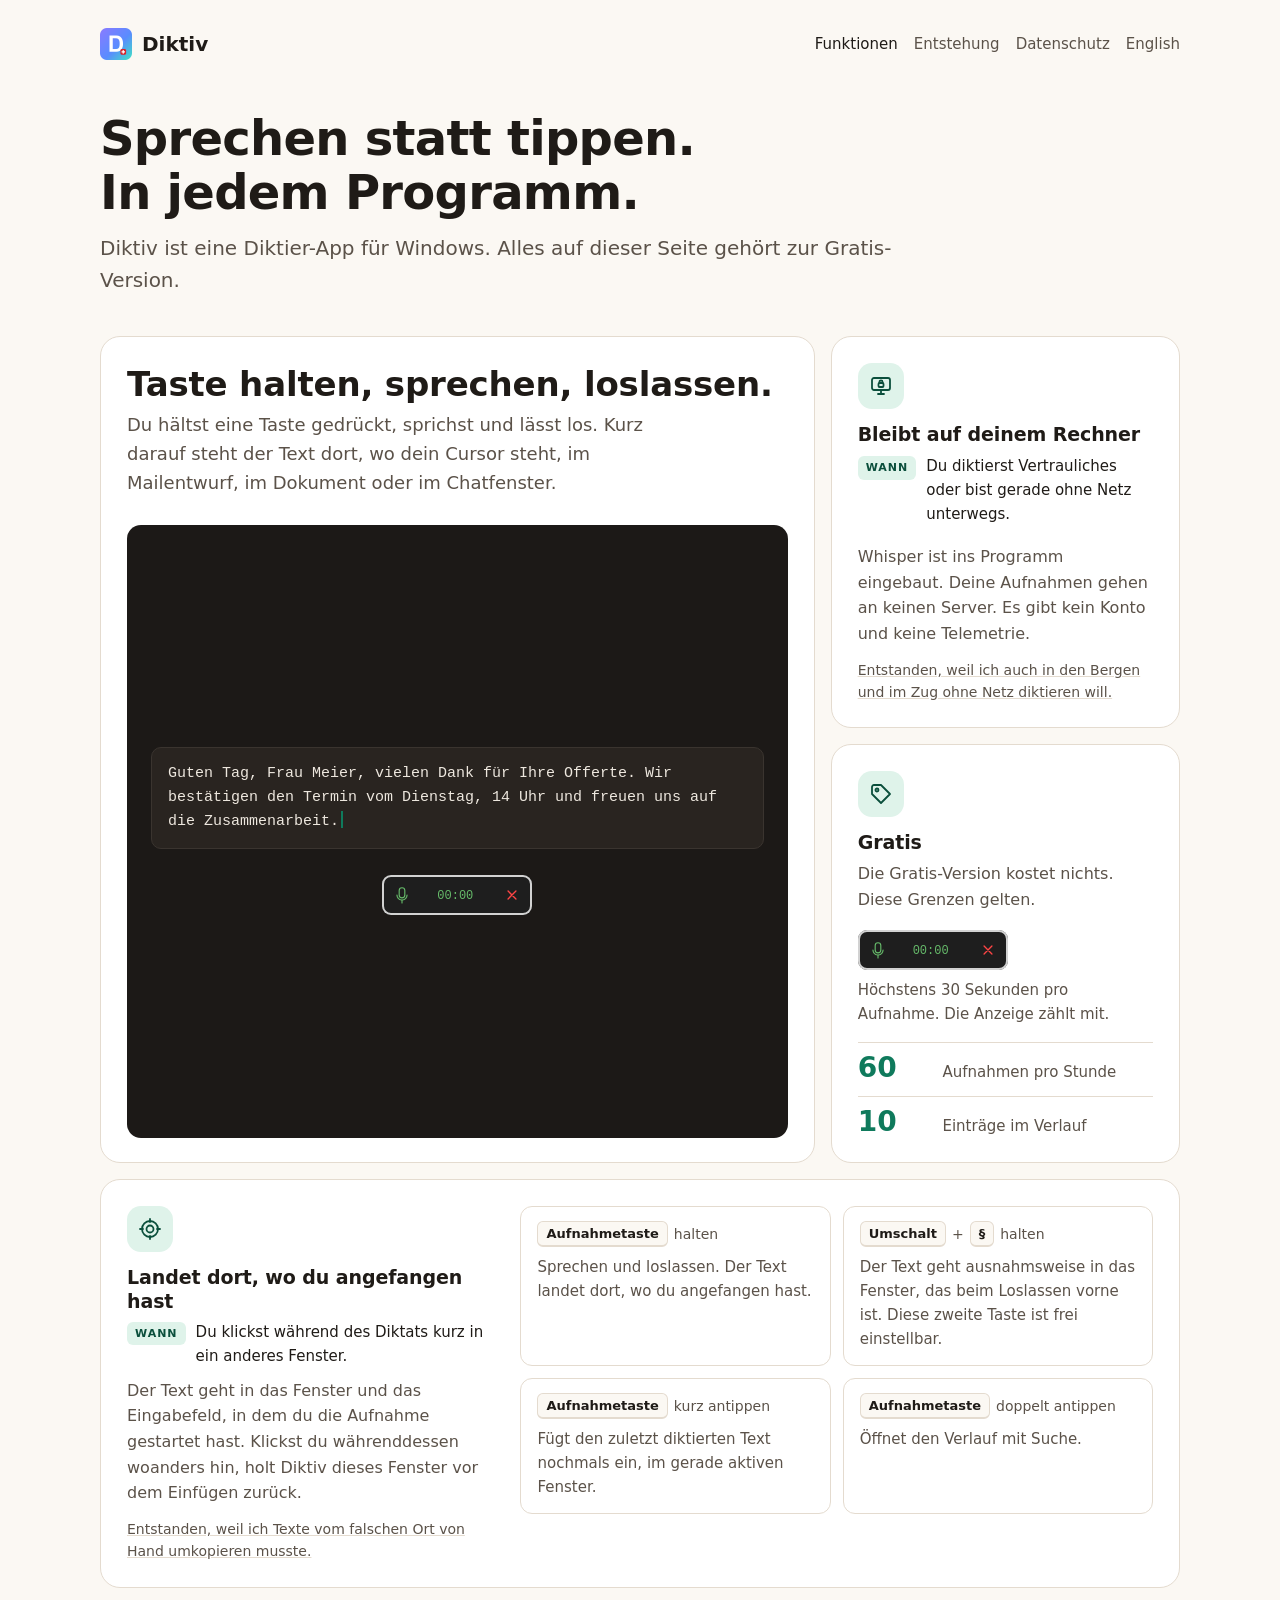
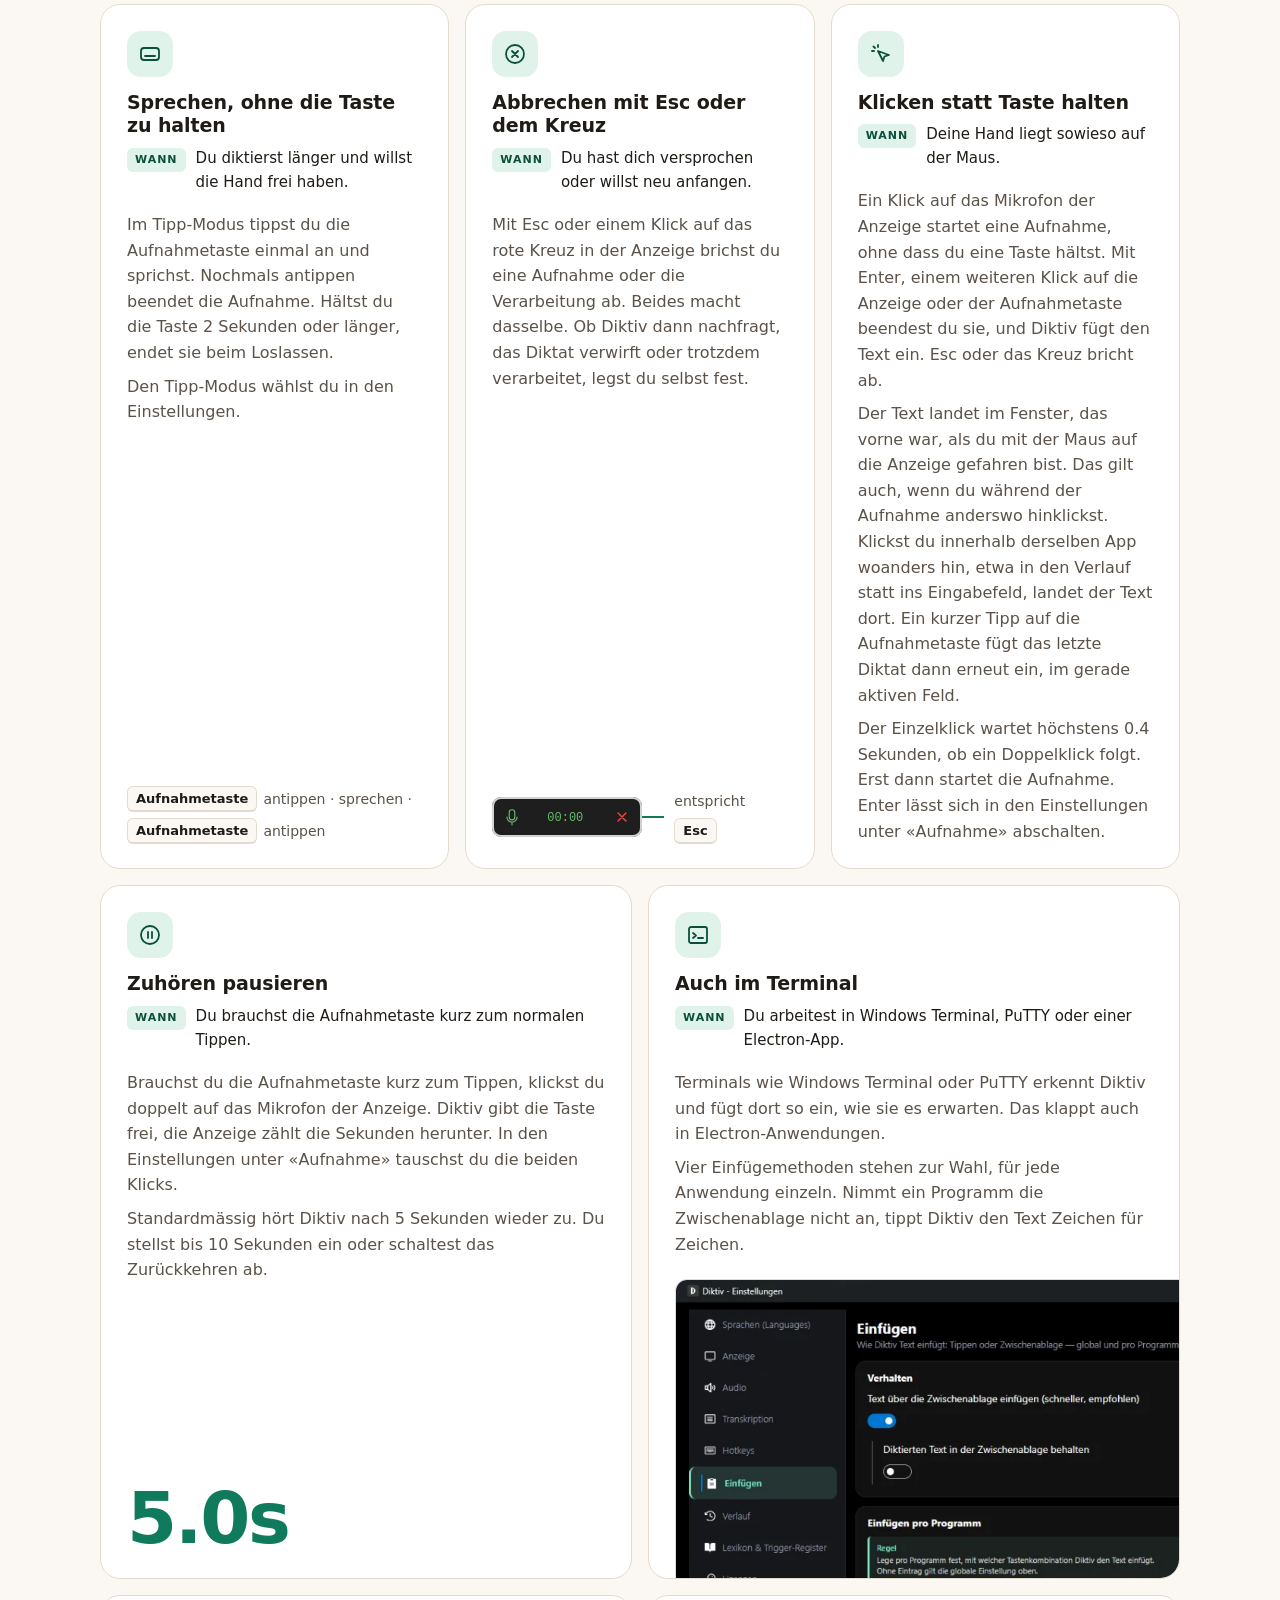
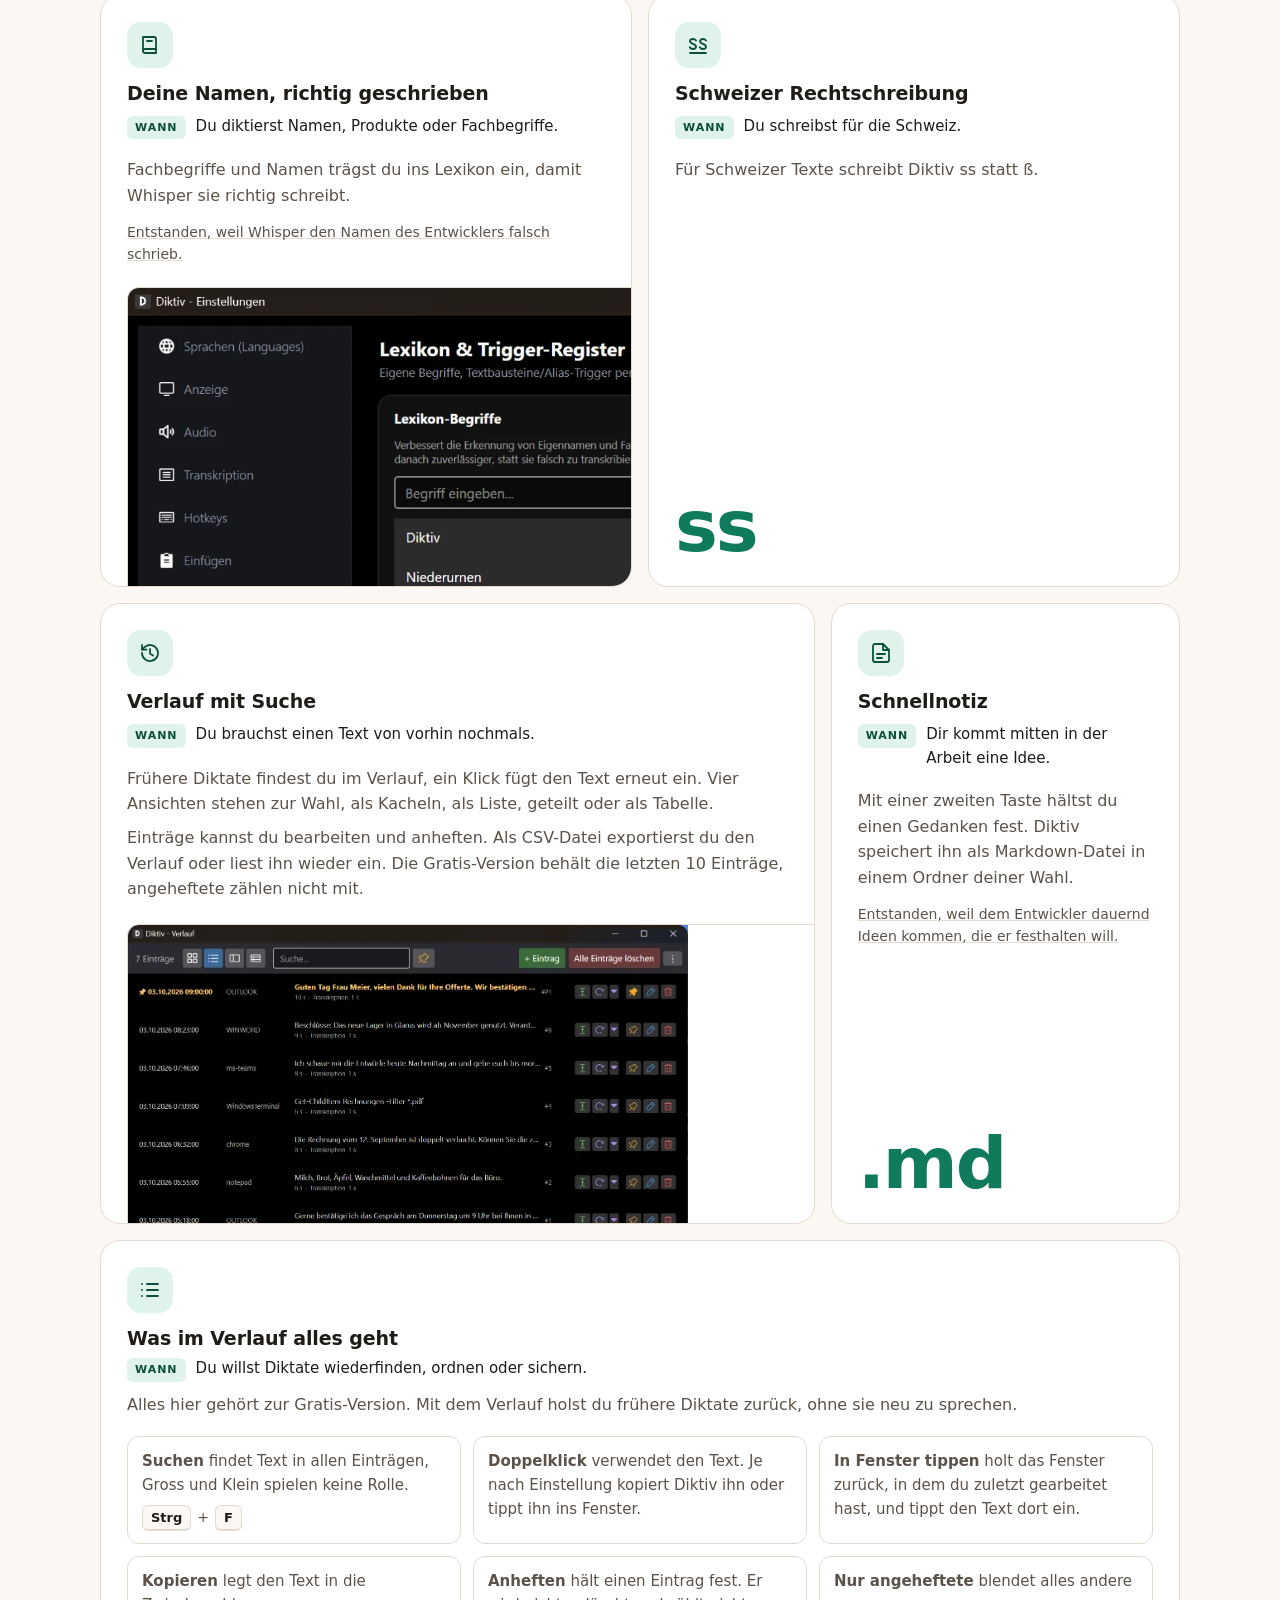
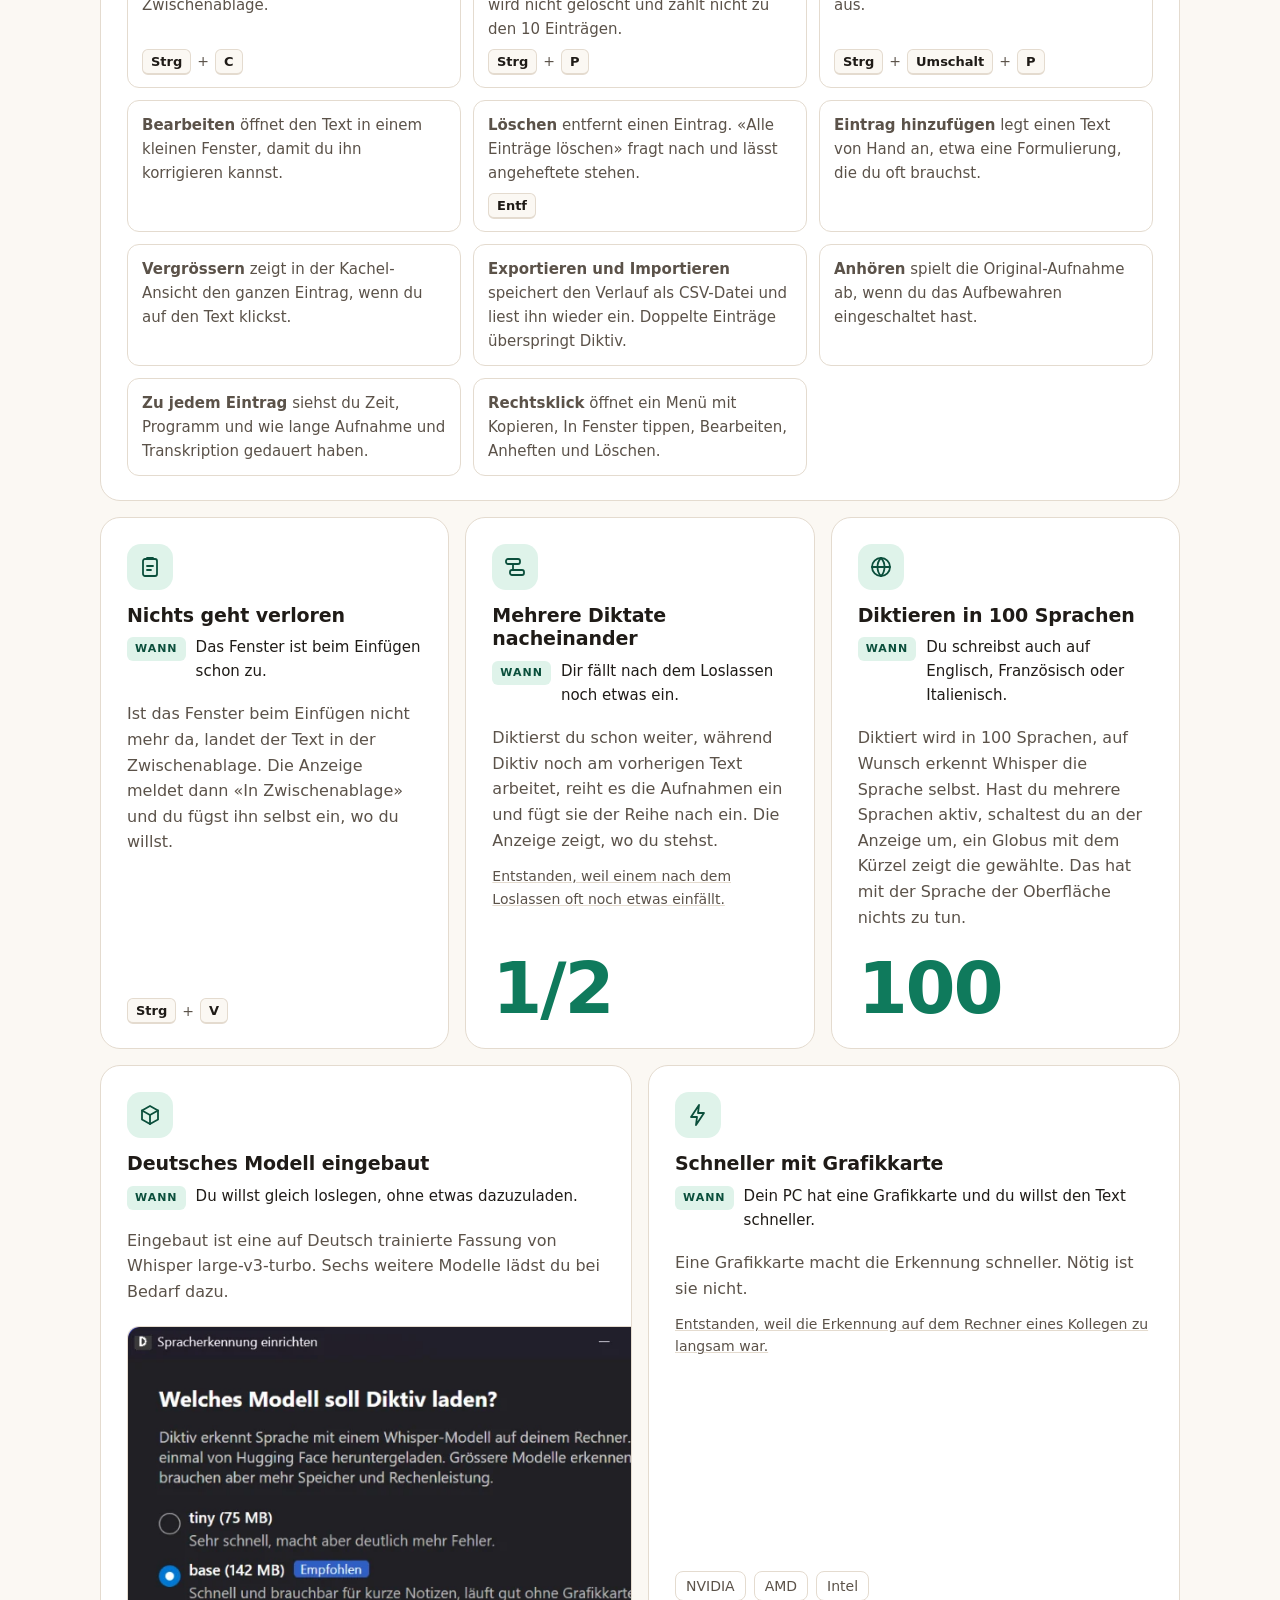
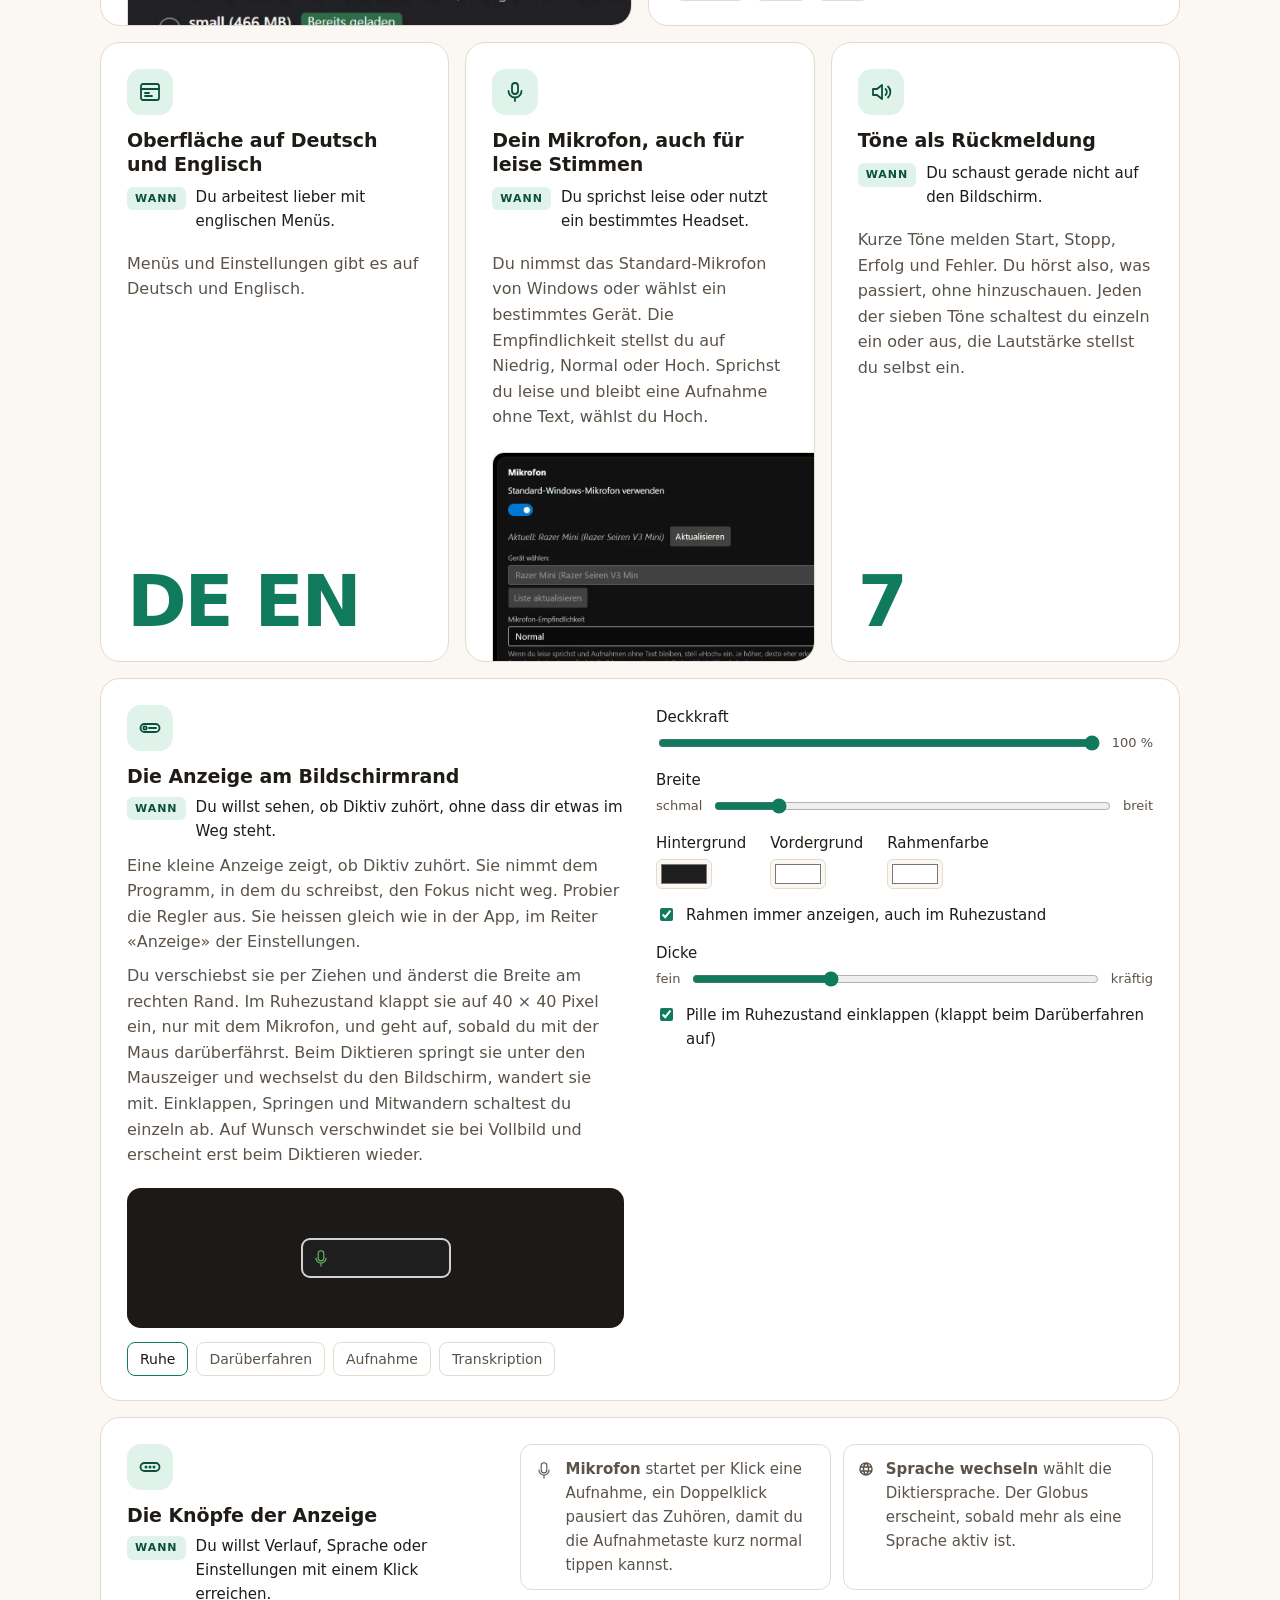
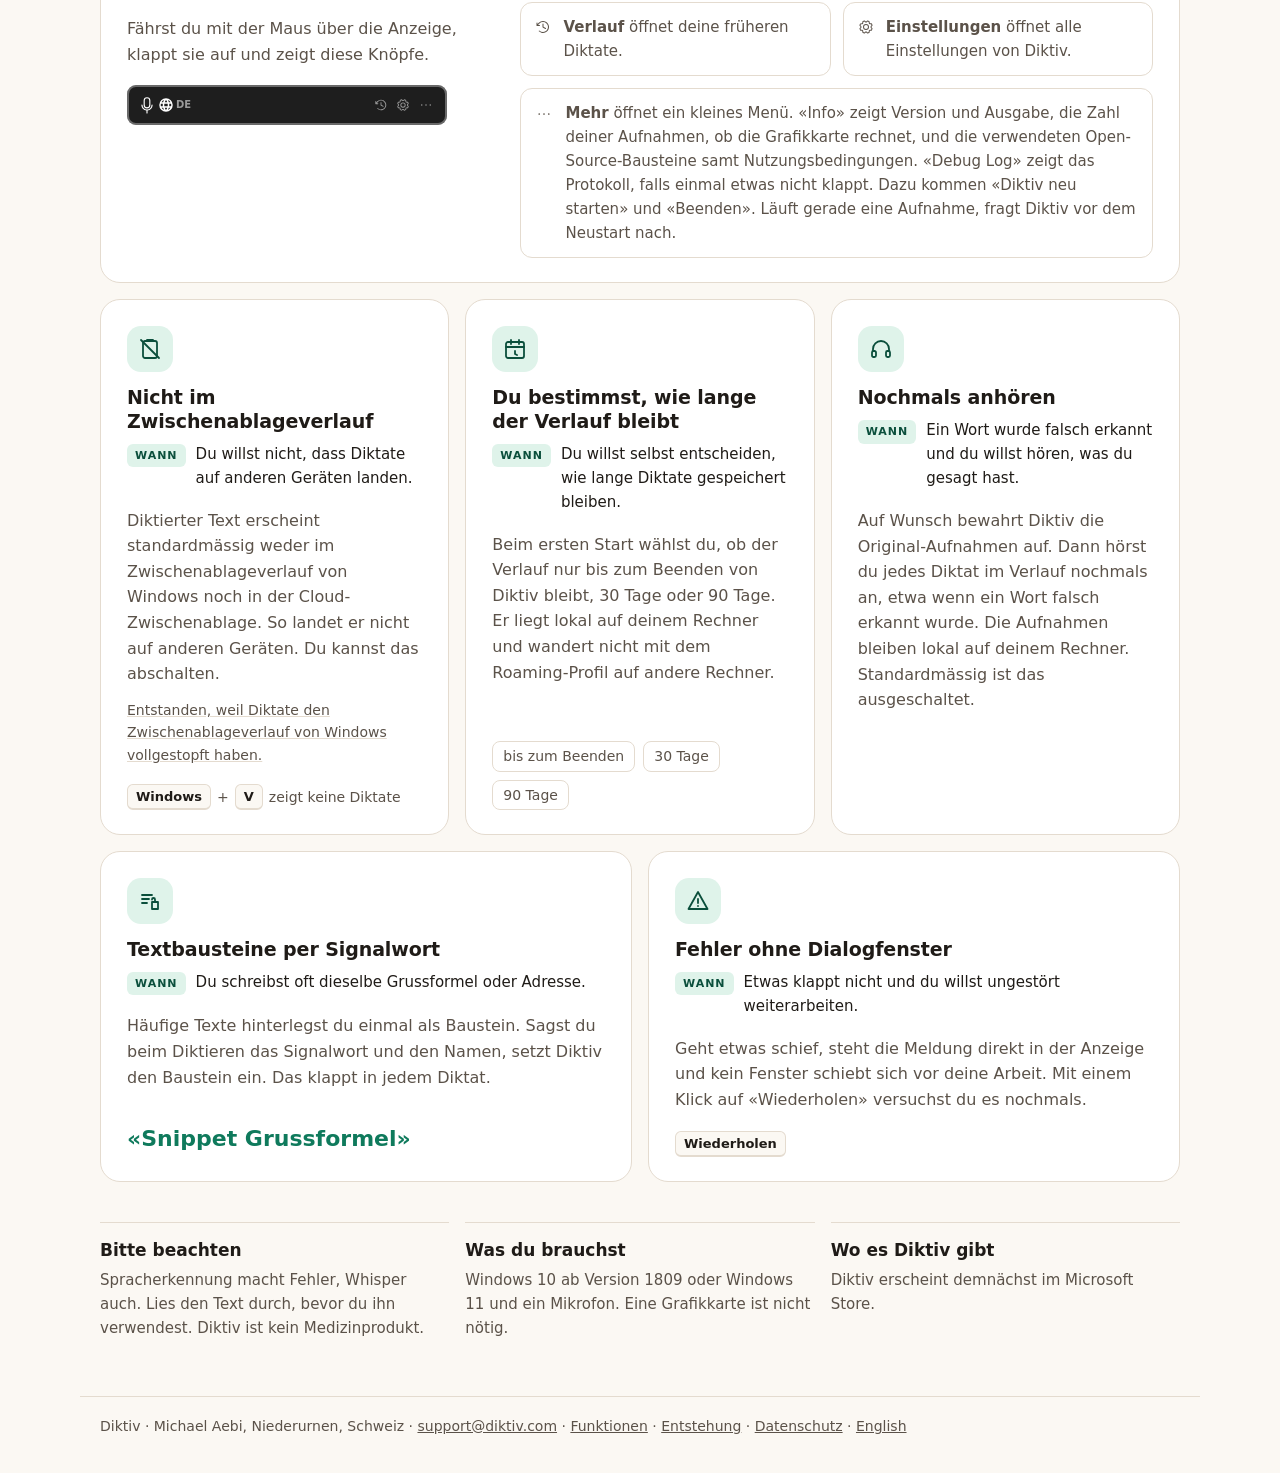
<file: site/funktionen.html>
<!doctype html>
<html lang="de-CH"><head><meta charset="utf-8"><meta name="viewport" content="width=device-width,initial-scale=1">
<title>Funktionen · Diktiv</title>
<meta name="description" content="Was Diktiv kann. Taste halten, sprechen, loslassen, der Text erscheint dort, wo dein Cursor steht. Spracherkennung auf deinem Rechner, ohne Konto und ohne Telemetrie.">
<link rel="canonical" href="https://diktiv.com/funktionen.html">
<meta property="og:type" content="website"><meta property="og:site_name" content="Diktiv">
<meta property="og:title" content="Funktionen · Diktiv"><meta property="og:description" content="Was Diktiv kann. Taste halten, sprechen, loslassen, der Text erscheint dort, wo dein Cursor steht. Spracherkennung auf deinem Rechner, ohne Konto und ohne Telemetrie.">
<meta property="og:url" content="https://diktiv.com/funktionen.html"><meta property="og:locale" content="de_CH">
<meta property="og:image" content="https://diktiv.com/bilder/vorschau-de.png"><meta property="og:image:width" content="1200"><meta property="og:image:height" content="630"><meta property="og:image:alt" content="Diktiv, Sprich einfach. Diktiv schreibt. Mailfenster mit der Aufnahme-Anzeige.">
<meta name="twitter:card" content="summary_large_image">
<link rel="icon" href="favicon.svg" type="image/svg+xml"><link rel="alternate" hreflang="de" href="https://diktiv.com/funktionen.html"><link rel="alternate" hreflang="en" href="https://diktiv.com/features.html"><style>
:root{--bg:#FAF7F2;--card:#FFFCF7;--ink:#1C1917;--muted:#57534E;--accent:#C2410C;--line:#E7E1D8;--screen:#1C1917;--field:#292420;--fieldink:#EDE7DE}
@media (prefers-color-scheme:dark){:root{--bg:#1C1917;--card:#24201D;--ink:#F5F1EA;--muted:#B8B0A6;--accent:#F97316;--line:#3A342F;--screen:#141110;--field:#24201D}}
*{box-sizing:border-box}html{-webkit-text-size-adjust:100%}
body{margin:0;background:var(--bg);color:var(--ink);font:17px/1.6 "Segoe UI Variable Text","Segoe UI",system-ui,-apple-system,sans-serif}
header,main,footer{max-width:1120px;margin:0 auto;padding:0 20px}
header{display:flex;align-items:center;justify-content:space-between;padding-top:28px;padding-bottom:12px}
.brand{display:flex;align-items:center;gap:10px;font-weight:650;font-size:20px;color:var(--ink);text-decoration:none}
.brand img{width:32px;height:32px}
nav a{color:var(--muted);text-decoration:none;margin-left:16px;font-size:15px}nav a:hover{color:var(--accent)}
nav a[aria-current]{color:var(--ink)}
main{padding-top:24px;padding-bottom:56px}
a{color:var(--accent)}
h1{font-size:clamp(32px,5vw,48px);line-height:1.12;letter-spacing:-.015em;margin:16px 0 12px}
.lead{font-size:20px;color:var(--muted);margin:0 0 40px;max-width:40em}
.bento{display:grid;grid-template-columns:repeat(6,minmax(0,1fr));gap:16px;grid-auto-flow:row dense}
.tile{background:var(--card);border:1px solid var(--line);border-radius:18px;padding:26px 26px 24px;overflow:hidden;display:flex;flex-direction:column;min-width:0}
.tile h2,.tile h3{margin:0 0 6px;line-height:1.25;letter-spacing:-.005em}
.tile h2{font-size:clamp(26px,3vw,34px)}
.tile h3{font-size:19px}
.tile p{margin:0;color:var(--muted);font-size:16px}
.tile p+p{margin-top:8px}
.s2{grid-column:span 2}.s3{grid-column:span 3}.s4{grid-column:span 4}.r2{grid-row:span 2}.wide{grid-column:1/-1}
.hero p{font-size:18px;max-width:30em}
.demo{flex:1;display:flex;padding-top:28px}
.screen{flex:1;background:var(--screen);border-radius:14px;padding:28px 24px 30px;display:flex;flex-direction:column;align-items:center;justify-content:center;gap:26px}
.field{align-self:stretch;background:var(--field);color:var(--fieldink);border:1px solid #3A342F;border-radius:10px;padding:14px 16px;font:15px/1.6 "Cascadia Mono",Consolas,ui-monospace,monospace}
.caret{display:inline-block;width:2px;height:1.15em;background:var(--accent);vertical-align:-.2em;margin-left:2px}
@media (prefers-reduced-motion:no-preference){.caret{animation:blink 1.1s steps(1) infinite}}
@keyframes blink{50%{opacity:0}}
.tile .big{font-size:72px;font-weight:650;line-height:1;color:var(--accent);margin:auto 0 0;padding-top:22px;letter-spacing:-.03em}
.ziel{display:grid;grid-template-columns:minmax(0,4fr) minmax(0,7fr);gap:20px 32px;align-items:start}
.keys{list-style:none;margin:0;padding:0;display:grid;grid-template-columns:repeat(2,minmax(0,1fr));gap:12px}
.keys li{border:1px solid var(--line);border-radius:12px;padding:14px 16px}
.combo{display:flex;flex-wrap:wrap;align-items:center;gap:6px;margin-bottom:8px;font-size:14px;color:var(--muted)}
kbd{font:600 13px/1 "Segoe UI Variable Text","Segoe UI",system-ui,sans-serif;color:var(--ink);background:var(--bg);border:1px solid var(--line);border-bottom-width:2px;border-radius:6px;padding:5px 8px}
.tile .keys p{font-size:15px}
.keyrow{margin:auto 0 0;padding-top:18px}
.tile p.say{margin:auto 0 0;padding-top:18px;color:var(--accent);font-size:22px;font-weight:650}
.cd{margin:18px 0 0}
/* Pille in der Aufnahme wie in der App (diktiv-next FloatingWidget.axaml): 40 hoch, Radius 9, Rand innen 9,
   Mikrofon 18 in 22 breitem Feld, Zeit Consolas 12, Kreuz 14 rot, Rahmen 2 px weiss 80 %, Füllung 0.18.
   Breite 150 statt 120 in der App, damit «Transkribiere …» neben Mikrofon und Kreuz passt (Michael 07.10.2026). */
.pille{--s:22;--c:#FFB74D;position:relative;display:flex;align-items:center;flex:none;width:150px;height:40px;padding:0 9px;border-radius:9px;background:#1E1E1E;box-shadow:inset 0 0 0 2px rgba(255,255,255,.8);overflow:hidden}
.pille[data-state=normal]{--c:var(--rec,#66BB6A)}.pille[data-state=knapp]{--c:var(--warn,#FFB74D)}.pille[data-state=ende]{--c:var(--danger,#FF5050)}
.p-fill{position:absolute;top:var(--bw,2px);bottom:var(--bw,2px);left:var(--bw,2px);width:calc((100% - 2 * var(--bw,2px)) * var(--s) / 30);background:var(--c);opacity:.18}
.p-mic,.p-time,.p-x,.p-lang,.p-btn{position:relative;display:flex;align-items:center;flex:none}
.p-mic{width:22px;justify-content:center;color:var(--mic,#66BB6A)}
.p-time{margin:2px auto 0;color:var(--c);font:12px/1 Consolas,"Cascadia Mono",ui-monospace,monospace}
.p-x{margin-left:4px;padding:0 4px}
.xzeig{display:flex;align-items:center;margin:auto 0 0;padding-top:18px}
.xzeig .leit{flex:none;width:22px;height:2px;background:var(--accent);margin-right:10px}
.xzeig .combo{margin:0}
/* Weitere Zustände der Pille für die Regler (FloatingWidget.axaml, Teil C im HANDOFF) */
.p-lang{gap:2px;margin-right:4px;color:var(--fg,#FFFFFF);font:600 10px/1 "Segoe UI",system-ui,sans-serif}
.p-lang b{font-weight:600;color:var(--muted,#9A9A9A)}
.p-btn{padding:0 4px;color:var(--muted,#9A9A9A)}
.p-hist{margin-left:auto}
/* Transkription wie die Aufnahme, nur blau: 2 s «Transkribiere …», danach läuft die Zeit ab 00:02.
   Blaue Füllung nach Fortschritt statt nach den 30 Sekunden (Michael 07.10.2026). */
.p-ttext,.p-tzeit{position:relative;align-items:center;flex:none;margin:2px auto 0;color:var(--trans,#64B5F6)}
.p-ttext{font:600 11px/1 "Segoe UI",system-ui,sans-serif;white-space:nowrap}
.p-tzeit{font:12px/1 Consolas,"Cascadia Mono",ui-monospace,monospace}
.live{transition:width .13s ease-out}
.live>.p-fill,.live>.p-time,.live>.p-x,.live>.p-lang,.live>.p-btn,.live>.p-ttext,.live>.p-tzeit{display:none}
.live[data-view=hover]>.p-lang,.live[data-view=hover]>.p-btn,.live[data-view=aufnahme]>.p-time,.live[data-view=aufnahme]>.p-x{display:flex}
.live[data-view=aufnahme]>.p-fill{display:block}
.live[data-view=trans]>.p-fill{display:block;background:var(--trans,#64B5F6);width:calc((100% - 2 * var(--bw,2px)) * var(--fort,0));transition:width .2s}
.live[data-view=trans]>.p-x,.live[data-view=trans][data-tphase=text]>.p-ttext,.live[data-view=trans][data-tphase=zeit]>.p-tzeit{display:flex}
@media (prefers-reduced-motion:reduce){.live{transition:none}}
.anzeige{display:grid;grid-template-columns:minmax(0,1fr) minmax(0,1fr);gap:20px 32px}
.stage{display:flex;align-items:center;justify-content:center;min-height:140px;margin-top:20px;border-radius:14px;background:var(--screen);overflow:hidden}
.zustand{display:flex;flex-wrap:wrap;gap:8px;margin:14px 0 0;padding:0;border:0}
.zustand label{cursor:pointer}
.zustand input{position:absolute;opacity:0}
.zustand span{display:block;border:1px solid var(--line);border-radius:8px;padding:5px 12px;font-size:14px;color:var(--muted)}
.zustand input:checked+span{border-color:var(--accent);color:var(--ink)}
.zustand input:focus-visible+span{outline:2px solid var(--accent);outline-offset:2px}
.regler{display:grid;gap:14px;align-content:start;font-size:15px}
.regler label{display:grid;gap:4px}
.regler .zeile{display:flex;align-items:center;gap:10px;color:var(--muted);font-size:13px}
.regler input[type=range]{flex:1;min-width:0;accent-color:var(--accent)}
.regler input[type=color]{width:56px;height:30px;padding:0 2px;border:1px solid var(--line);border-radius:6px;background:var(--bg)}
.regler .farben{display:flex;flex-wrap:wrap;gap:14px 24px}
.regler .schalter{display:flex;align-items:flex-start;gap:10px}
.regler .schalter input{margin-top:5px;accent-color:var(--accent)}
.regler output{color:var(--muted)}
.tasten{display:grid;grid-template-columns:minmax(0,4fr) minmax(0,7fr);gap:20px 32px;align-items:start}
.tasten .pille{margin-top:18px}
.btns{list-style:none;margin:0;padding:0;display:grid;grid-template-columns:repeat(2,minmax(0,1fr));gap:12px}
.btns li{display:flex;gap:12px;border:1px solid var(--line);border-radius:12px;padding:12px 14px}
.btns li.weit{grid-column:1/-1}
.btns svg{flex:none;margin-top:4px;color:var(--muted)}
.tile .btns p{font-size:15px}
.tile p.weil{margin-top:12px;font-size:14px}
.weil a{color:var(--muted);text-decoration-color:var(--line)}
.weil a:hover{color:var(--accent)}
.vliste{list-style:none;margin:18px 0 0;padding:0;display:grid;grid-template-columns:repeat(3,minmax(0,1fr));gap:12px}
.vliste li{display:flex;flex-direction:column;justify-content:space-between;gap:8px;border:1px solid var(--line);border-radius:12px;padding:12px 14px}
.tile .vliste p{font-size:15px}
.vliste .combo{margin:0}
.sr{position:absolute;width:1px;height:1px;overflow:hidden;clip:rect(0 0 0 0)}
.cd figcaption{margin-top:8px;color:var(--muted);font-size:15px}
.stats{list-style:none;margin:16px 0 0;padding:0;display:grid;gap:12px}
.stats li{display:flex;align-items:baseline;gap:12px;border-top:1px solid var(--line);padding-top:10px}
.stats b{font-size:28px;font-weight:650;color:var(--accent);min-width:2.6em;line-height:1.1}
.stats span{color:var(--muted);font-size:15px}
.chips{display:flex;flex-wrap:wrap;gap:8px;margin-top:auto;padding-top:18px}
.chips span{border:1px solid var(--line);border-radius:8px;padding:3px 10px;font-size:14px;color:var(--muted)}
.shot{margin:22px -27px -25px 0;flex:1 0 300px;overflow:hidden;border-top-left-radius:12px;border:1px solid var(--line);border-right:0;border-bottom:0}
.shot img{display:block;width:min(var(--w),170%);max-width:none;height:auto}
.s2 .shot{flex-basis:210px}
.notes{display:grid;grid-template-columns:repeat(3,minmax(0,1fr));gap:16px;margin-top:40px}
.notes h2{font-size:17px;margin:0 0 4px}
.notes p{margin:0;color:var(--muted);font-size:15px}
.notes div{border-top:1px solid var(--line);padding-top:14px}
footer{border-top:1px solid var(--line);padding-top:18px;padding-bottom:36px;color:var(--muted);font-size:14px}
footer a{color:var(--muted)}
@media (max-width:980px){
.bento{grid-template-columns:repeat(2,minmax(0,1fr))}
.s2{grid-column:span 1}.s3,.s4{grid-column:span 2}.r2{grid-row:auto}
.ziel,.anzeige,.tasten{grid-template-columns:minmax(0,1fr)}
.vliste{grid-template-columns:repeat(2,minmax(0,1fr))}
}
@media (max-width:640px){
.bento{grid-template-columns:minmax(0,1fr)}
.s2,.s3,.s4{grid-column:auto}
.tile{padding:22px 20px 20px}
.shot,.s2 .shot{margin:20px -21px -21px 0;flex-basis:230px}
.tile .big{font-size:60px}
.keys,.btns,.vliste{grid-template-columns:minmax(0,1fr)}
.screen{padding:20px 14px 22px}
.field{font-size:14px}
.notes{grid-template-columns:minmax(0,1fr)}
nav a{margin-left:12px}
}
@media (max-width:640px){header{flex-wrap:wrap;row-gap:6px}nav{display:flex;flex-wrap:wrap;gap:4px 14px}nav a{margin-left:0}}

/* Neugestaltung 2026-11 (#58): Farben wie Startseite, Piktogramme und Wann-Zeile */
:root{--bg:#fbf8f3;--card:#fff;--ink:#1f1b17;--muted:#5b5249;--accent:#0f7a5c;--line:#e4dbcf;--soft:#dff3ea;--softink:#0b4f3c;--chip:#f3ede4}
@media (prefers-color-scheme:dark){:root{--bg:#1c1917;--card:#29231f;--ink:#f5f1ea;--muted:#c2b9ae;--accent:#7fd3b5;--line:#433b34;--soft:#1f3a31;--softink:#bce7d8;--chip:#24201c}}
.pk{display:inline-grid;place-items:center;width:46px;height:46px;border-radius:14px;background:var(--soft);color:var(--softink);margin-bottom:14px;flex:none}
.pk svg{width:24px;height:24px;fill:none;stroke:currentColor;stroke-width:1.8;stroke-linecap:round;stroke-linejoin:round}
.tile p.wann{display:flex;gap:10px;font-size:15px;color:var(--ink);margin:2px 0 10px}
.tile p.wann b{flex:none;font-size:11px;letter-spacing:1px;text-transform:uppercase;padding:3px 8px;border-radius:6px;background:var(--soft);color:var(--softink);height:fit-content;margin-top:2px}
.tile{border-radius:20px}
</style></head>
<body><svg width="0" height="0" style="position:absolute" aria-hidden="true"><symbol id="pk-key" viewBox="0 0 24 24"><rect x="3" y="6" width="18" height="12" rx="3"/><path d="M7 14h10"/></symbol><symbol id="pk-mic" viewBox="0 0 24 24"><rect x="9" y="3" width="6" height="11" rx="3"/><path d="M5.5 11a6.5 6.5 0 0 0 13 0M12 17.5V21"/></symbol><symbol id="pk-text" viewBox="0 0 24 24"><path d="M4 7h11M4 12h16M4 17h8"/><path d="M18 15v6"/></symbol><symbol id="pk-pc" viewBox="0 0 24 24"><rect x="3" y="4" width="18" height="12" rx="2"/><path d="M9 20h6M12 16v4"/><rect x="9.5" y="9" width="5" height="4" rx="1"/><path d="M10.5 9V7.8a1.5 1.5 0 0 1 3 0V9"/></symbol><symbol id="pk-target" viewBox="0 0 24 24"><circle cx="12" cy="12" r="8"/><circle cx="12" cy="12" r="3.5"/><path d="M12 2v3M12 19v3M2 12h3M19 12h3"/></symbol><symbol id="pk-free" viewBox="0 0 24 24"><path d="M3 12V5a2 2 0 0 1 2-2h7l9 9-9 9-9-9Z"/><circle cx="8" cy="8" r="1.5"/></symbol><symbol id="pk-book" viewBox="0 0 24 24"><path d="M5 4h11a2 2 0 0 1 2 2v14H7a2 2 0 0 1-2-2Z"/><path d="M5 18a2 2 0 0 1 2-2h11M9 8h5"/></symbol><symbol id="pk-history" viewBox="0 0 24 24"><path d="M4 12a8 8 0 1 0 2.3-5.6L4 8.6"/><path d="M4 4v4.6h4.6M12 8v4.5l3 2"/></symbol><symbol id="pk-note" viewBox="0 0 24 24"><path d="M14 3H6a2 2 0 0 0-2 2v14a2 2 0 0 0 2 2h12a2 2 0 0 0 2-2V9Z"/><path d="M14 3v6h6M8 13h8M8 17h5"/></symbol><symbol id="pk-term" viewBox="0 0 24 24"><rect x="3" y="4" width="18" height="16" rx="2"/><path d="m7 10 3 2.5L7 15M12 15h5"/></symbol><symbol id="pk-click" viewBox="0 0 24 24"><path d="m9 9 11 4-4.5 1.5L14 19Z"/><path d="M9 3v2M4.5 4.5 6 6M3 9h2"/></symbol><symbol id="pk-chain" viewBox="0 0 24 24"><rect x="3" y="4" width="14" height="5" rx="2"/><rect x="7" y="15" width="14" height="5" rx="2"/><path d="M10 9v6"/></symbol><symbol id="pk-snip" viewBox="0 0 24 24"><path d="M4 6h10M4 10h7M4 14h5"/><path d="M14 13l6 0 0 7-6 0Z"/><path d="M17 13v-2.5a1.5 1.5 0 0 0-3 0"/></symbol><symbol id="pk-ss" viewBox="0 0 24 24"><path d="M10 7.5C9.3 6.6 8.3 6 7 6 5.3 6 4 7 4 8.3c0 3 6 2 6 5.2C10 15 8.6 16 7 16c-1.4 0-2.6-.7-3.2-1.8M20 7.5c-.7-.9-1.7-1.5-3-1.5-1.7 0-3 1-3 2.3 0 3 6 2 6 5.2 0 1.5-1.4 2.5-3 2.5-1.4 0-2.6-.7-3.2-1.8"/><path d="M4 20h16"/></symbol><symbol id="pk-user-off" viewBox="0 0 24 24"><circle cx="12" cy="8" r="4"/><path d="M4 21a8 8 0 0 1 13-6.2M3 3l18 18"/></symbol><symbol id="pk-timer" viewBox="0 0 24 24"><circle cx="12" cy="13" r="8"/><path d="M12 9v4l2.5 2M10 2h4"/></symbol><symbol id="pk-stack" viewBox="0 0 24 24"><rect x="5" y="4" width="14" height="17" rx="2"/><path d="M9 4V3h6v1M3 3l18 18"/></symbol><symbol id="pk-globe" viewBox="0 0 24 24"><circle cx="12" cy="12" r="9"/><path d="M3 12h18M12 3c2.5 2.5 3.5 5.5 3.5 9s-1 6.5-3.5 9c-2.5-2.5-3.5-5.5-3.5-9s1-6.5 3.5-9Z"/></symbol><symbol id="pk-cancel" viewBox="0 0 24 24"><circle cx="12" cy="12" r="9"/><path d="m9 9 6 6M15 9l-6 6"/></symbol><symbol id="pk-pause" viewBox="0 0 24 24"><circle cx="12" cy="12" r="9"/><path d="M10 9v6M14 9v6"/></symbol><symbol id="pk-clip" viewBox="0 0 24 24"><rect x="5" y="4" width="14" height="17" rx="2"/><path d="M9 4V3h6v1M9 11h6M9 15h4"/></symbol><symbol id="pk-box" viewBox="0 0 24 24"><path d="m12 3 8 4.5v9L12 21l-8-4.5v-9Z"/><path d="m4 7.5 8 4.5 8-4.5M12 12v9"/></symbol><symbol id="pk-bolt" viewBox="0 0 24 24"><path d="M13 2 5 14h6l-1 8 8-12h-6Z"/></symbol><symbol id="pk-ui" viewBox="0 0 24 24"><rect x="3" y="4" width="18" height="16" rx="2"/><path d="M3 9h18M7 13h4M7 16h7"/></symbol><symbol id="pk-pill" viewBox="0 0 24 24"><rect x="2.5" y="8" width="19" height="8" rx="4"/><circle cx="7" cy="12" r="1.6"/><path d="M11 12h7"/></symbol><symbol id="pk-dots" viewBox="0 0 24 24"><rect x="2.5" y="8" width="19" height="8" rx="4"/><circle cx="8" cy="12" r=".6"/><circle cx="12" cy="12" r=".6"/><circle cx="16" cy="12" r=".6"/></symbol><symbol id="pk-sound" viewBox="0 0 24 24"><path d="M4 9h4l5-4v14l-5-4H4Z"/><path d="M16.5 9a4 4 0 0 1 0 6M19 6.5a7.5 7.5 0 0 1 0 11"/></symbol><symbol id="pk-cal" viewBox="0 0 24 24"><rect x="3" y="5" width="18" height="16" rx="2"/><path d="M3 10h18M8 3v4M16 3v4M12 14v3l2 1"/></symbol><symbol id="pk-play" viewBox="0 0 24 24"><path d="M4 14v-2a8 8 0 0 1 16 0v2"/><rect x="3" y="14" width="4" height="6" rx="1.5"/><rect x="17" y="14" width="4" height="6" rx="1.5"/></symbol><symbol id="pk-alert" viewBox="0 0 24 24"><path d="M12 3 2.5 20h19Z"/><path d="M12 10v4M12 17h.01"/></symbol><symbol id="pk-list" viewBox="0 0 24 24"><path d="M9 6h11M9 12h11M9 18h11"/><path d="M4 6h.01M4 12h.01M4 18h.01"/></symbol><symbol id="pk-redo" viewBox="0 0 24 24"><path d="M4 7h11a5 5 0 0 1 0 10H8"/><path d="m8 3-4 4 4 4"/></symbol></svg>
<svg width="0" height="0" style="position:absolute" aria-hidden="true">
<symbol id="i-mic" viewBox="0 0 256 256"><path fill="currentColor" d="M128 176a48.05 48.05 0 0 0 48-48V64a48 48 0 0 0-96 0v64A48.05 48.05 0 0 0 128 176ZM96 64a32 32 0 0 1 64 0v64a32 32 0 0 1-64 0Zm40 143.6V240a8 8 0 0 1-16 0V207.6A80.11 80.11 0 0 1 48 128a8 8 0 0 1 16 0 64 64 0 0 0 128 0 8 8 0 0 1 16 0A80.11 80.11 0 0 1 136 207.6Z"/></symbol>
<symbol id="i-x" viewBox="0 0 256 256"><path d="M56 56 L200 200 M200 56 L56 200" stroke="#FF4444" stroke-width="24" stroke-linecap="round"/></symbol>
<symbol id="i-globe" viewBox="0 0 256 256"><path fill="currentColor" d="M128 20A108 108 0 1 0 236 128 108.12 108.12 0 0 0 128 20Zm0 187a113.4 113.4 0 0 1-20.39-35h40.82a116.94 116.94 0 0 1-10 20.77A108.61 108.61 0 0 1 128 207Zm-26.49-59a135.42 135.42 0 0 1 0-40h53a135.42 135.42 0 0 1 0 40ZM44 128a83.49 83.49 0 0 1 2.43-20H77.25a160.63 160.63 0 0 0 0 40H46.43A83.49 83.49 0 0 1 44 128Zm84-79a113.4 113.4 0 0 1 20.39 35H107.59a116.94 116.94 0 0 1 10-20.77A108.61 108.61 0 0 1 128 49Zm50.73 59h30.82a83.52 83.52 0 0 1 0 40H178.75a160.63 160.63 0 0 0 0-40Zm20.77-24H173.71a140.82 140.82 0 0 0-15.5-34.36A84.51 84.51 0 0 1 199.52 84ZM97.79 49.64A140.82 140.82 0 0 0 82.29 84H56.48A84.51 84.51 0 0 1 97.79 49.64ZM56.48 172H82.29a140.82 140.82 0 0 0 15.5 34.36A84.51 84.51 0 0 1 56.48 172Zm101.73 34.36A140.82 140.82 0 0 0 173.71 172h25.81A84.51 84.51 0 0 1 158.21 206.36Z"/></symbol>
<symbol id="i-hist" viewBox="0 0 256 256"><path fill="currentColor" d="M136 80v43.47l36.12 21.67a8 8 0 0 1-8.24 13.72l-40-24A8 8 0 0 1 120 128V80a8 8 0 0 1 16 0Zm-8-48A95.44 95.44 0 0 0 60.08 60.15C52.81 67.51 46.35 74.59 40 82V64a8 8 0 0 0-16 0v40a8 8 0 0 0 8 8H72a8 8 0 0 0 0-16H49c7.15-8.42 14.27-16.35 22.39-24.57a80 80 0 1 1 1.66 114.75 8 8 0 1 0-11 11.64A96 96 0 1 0 128 32Z"/></symbol>
<symbol id="i-set" viewBox="0 0 256 256"><path fill="currentColor" d="M128 80a48 48 0 1 0 48 48A48.05 48.05 0 0 0 128 80Zm0 80a32 32 0 1 1 32-32A32 32 0 0 1 128 160Zm88-29.84q.06-2.16 0-4.32l14.92-18.64a8 8 0 0 0 1.48-7.06 107.21 107.21 0 0 0-10.88-26.25 8 8 0 0 0-6-3.93l-23.72-2.64q-1.48-1.56-3-3L186 40.54a8 8 0 0 0-3.94-6 107.71 107.71 0 0 0-26.25-10.87 8 8 0 0 0-7.06 1.49L130.16 40Q128 40 125.84 40L107.2 25.11a8 8 0 0 0-7.06-1.48A107.6 107.6 0 0 0 73.89 34.51a8 8 0 0 0-3.93 6L67.32 64.27q-1.56 1.49-3 3L40.54 70a8 8 0 0 0-6 3.94 107.71 107.71 0 0 0-10.87 26.25 8 8 0 0 0 1.49 7.06L40 125.84Q40 128 40 130.16L25.11 148.8a8 8 0 0 0-1.48 7.06 107.21 107.21 0 0 0 10.88 26.25 8 8 0 0 0 6 3.93l23.72 2.64q1.49 1.56 3 3L70 215.46a8 8 0 0 0 3.94 6 107.71 107.71 0 0 0 26.25 10.87 8 8 0 0 0 7.06-1.49L125.84 216q2.16.06 4.32 0l18.64 14.92a8 8 0 0 0 7.06 1.48 107.21 107.21 0 0 0 26.25-10.88 8 8 0 0 0 3.93-6l2.64-23.72q1.56-1.48 3-3L215.46 186a8 8 0 0 0 6-3.94 107.71 107.71 0 0 0 10.87-26.25 8 8 0 0 0-1.49-7.06Zm-16.1-6.5a73.93 73.93 0 0 1 0 8.68 8 8 0 0 0 1.74 5.48l14.19 17.73a91.57 91.57 0 0 1-6.23 15L187 173.11a8 8 0 0 0-5.1 2.64 74.11 74.11 0 0 1-6.14 6.14 8 8 0 0 0-2.64 5.1l-2.51 22.58a91.32 91.32 0 0 1-15 6.23l-17.74-14.19a8 8 0 0 0-5-1.75h-.48a73.93 73.93 0 0 1-8.68 0 8 8 0 0 0-5.48 1.74L100.45 215.8a91.57 91.57 0 0 1-15-6.23L82.89 187a8 8 0 0 0-2.64-5.1 74.11 74.11 0 0 1-6.14-6.14 8 8 0 0 0-5.1-2.64L46.43 170.6a91.32 91.32 0 0 1-6.23-15l14.19-17.74a8 8 0 0 0 1.74-5.48 73.93 73.93 0 0 1 0-8.68 8 8 0 0 0-1.74-5.48L40.2 100.45a91.57 91.57 0 0 1 6.23-15L69 82.89a8 8 0 0 0 5.1-2.64 74.11 74.11 0 0 1 6.14-6.14A8 8 0 0 0 82.89 69L85.4 46.43a91.32 91.32 0 0 1 15-6.23l17.74 14.19a8 8 0 0 0 5.48 1.74 73.93 73.93 0 0 1 8.68 0 8 8 0 0 0 5.48-1.74L155.55 40.2a91.57 91.57 0 0 1 15 6.23L173.11 69a8 8 0 0 0 2.64 5.1 74.11 74.11 0 0 1 6.14 6.14 8 8 0 0 0 5.1 2.64l22.58 2.51a91.32 91.32 0 0 1 6.23 15l-14.19 17.74A8 8 0 0 0 199.87 123.66Z"/></symbol>
<symbol id="i-more" viewBox="0 0 256 256"><path fill="currentColor" d="M140 128a12 12 0 1 1-12-12A12 12 0 0 1 140 128Zm56-12a12 12 0 1 0 12 12A12 12 0 0 0 196 116ZM60 116a12 12 0 1 0 12 12A12 12 0 0 0 60 116Z"/></symbol>
</svg>
<header><a class="brand" href="index.html"><img src="favicon.svg" alt="">Diktiv</a><nav><a href="funktionen.html" aria-current="page">Funktionen</a><a href="entstehung.html">Entstehung</a><a href="datenschutz.html">Datenschutz</a><a href="features.html" lang="en">English</a></nav></header>
<main>
<h1>Sprechen statt tippen.<br>In jedem Programm.</h1>
<p class="lead">Diktiv ist eine Diktier-App für Windows. Alles auf dieser Seite gehört zur Gratis-Version.</p>

<div class="bento">

<article class="tile s4 r2 hero">
<h2>Taste halten, sprechen, loslassen.</h2>
<p>Du hältst eine Taste gedrückt, sprichst und lässt los. Kurz darauf steht der Text dort, wo dein Cursor steht, im Mailentwurf, im Dokument oder im Chatfenster.</p>
<div class="demo"><div class="screen">
<div class="field">Guten Tag, Frau Meier, vielen Dank für Ihre Offerte. Wir bestätigen den Termin vom Dienstag, 14 Uhr und freuen uns auf die Zusammenarbeit.<span class="caret" aria-hidden="true"></span></div>
<div class="pille" data-state="knapp" role="img" aria-label="Die Anzeige von Diktiv während einer Aufnahme, mit Mikrofon, laufender Zeit und Kreuz zum Abbrechen"><span class="p-fill"></span><span class="p-mic"><svg width="18" height="18"><use href="#i-mic"/></svg></span><span class="p-time">00:22</span><span class="p-x"><svg width="14" height="14"><use href="#i-x"/></svg></span></div>
</div></div>
</article>

<article class="tile s2">
<span class="pk"><svg aria-hidden="true"><use href="#pk-pc"/></svg></span><h3>Bleibt auf deinem Rechner</h3>
<p class="wann"><b>Wann</b>Du diktierst Vertrauliches oder bist gerade ohne Netz unterwegs.</p>
<p>Whisper ist ins Programm eingebaut. Deine Aufnahmen gehen an keinen Server. Es gibt kein Konto und keine Telemetrie.</p>
<p class="weil"><a href="entstehung.html#lokal">Entstanden, weil ich auch in den Bergen und im Zug ohne Netz diktieren will.</a></p>
</article>

<article class="tile s2">
<span class="pk"><svg aria-hidden="true"><use href="#pk-free"/></svg></span><h3>Gratis</h3>
<p>Die Gratis-Version kostet nichts. Diese Grenzen gelten.</p>
<figure class="cd">
<div class="pille" data-state="knapp" aria-hidden="true"><span class="p-fill"></span><span class="p-mic"><svg width="18" height="18"><use href="#i-mic"/></svg></span><span class="p-time">00:22</span><span class="p-x"><svg width="14" height="14"><use href="#i-x"/></svg></span></div>
<figcaption>Höchstens 30 Sekunden pro Aufnahme. Die Anzeige zählt mit.</figcaption>
</figure>
<ul class="stats">
<li><b>60</b><span>Aufnahmen pro Stunde</span></li>
<li><b>10</b><span>Einträge im Verlauf</span></li>
</ul>
</article>

<article class="tile wide ziel">
<div>
<span class="pk"><svg aria-hidden="true"><use href="#pk-target"/></svg></span><h3>Landet dort, wo du angefangen hast</h3>
<p class="wann"><b>Wann</b>Du klickst während des Diktats kurz in ein anderes Fenster.</p>
<p>Der Text geht in das Fenster und das Eingabefeld, in dem du die Aufnahme gestartet hast. Klickst du währenddessen woanders hin, holt Diktiv dieses Fenster vor dem Einfügen zurück.</p>
<p class="weil"><a href="entstehung.html#falscher-ort">Entstanden, weil ich Texte vom falschen Ort von Hand umkopieren musste.</a></p>
</div>
<ul class="keys">
<li><div class="combo"><kbd>Aufnahmetaste</kbd> halten</div><p>Sprechen und loslassen. Der Text landet dort, wo du angefangen hast.</p></li>
<li><div class="combo"><kbd>Umschalt</kbd> + <kbd>§</kbd> halten</div><p>Der Text geht ausnahmsweise in das Fenster, das beim Loslassen vorne ist. Diese zweite Taste ist frei einstellbar.</p></li>
<li><div class="combo"><kbd>Aufnahmetaste</kbd> kurz antippen</div><p>Fügt den zuletzt diktierten Text nochmals ein, im gerade aktiven Fenster.</p></li>
<li><div class="combo"><kbd>Aufnahmetaste</kbd> doppelt antippen</div><p>Öffnet den Verlauf mit Suche.</p></li>
</ul>
</article>

<article class="tile s2">
<span class="pk"><svg aria-hidden="true"><use href="#pk-key"/></svg></span><h3>Sprechen, ohne die Taste zu halten</h3>
<p class="wann"><b>Wann</b>Du diktierst länger und willst die Hand frei haben.</p>
<p>Im Tipp-Modus tippst du die Aufnahmetaste einmal an und sprichst. Nochmals antippen beendet die Aufnahme. Hältst du die Taste 2 Sekunden oder länger, endet sie beim Loslassen.</p>
<p>Den Tipp-Modus wählst du in den Einstellungen.</p>
<div class="combo keyrow"><kbd>Aufnahmetaste</kbd> antippen · sprechen · <kbd>Aufnahmetaste</kbd> antippen</div>
</article>

<article class="tile s2">
<span class="pk"><svg aria-hidden="true"><use href="#pk-cancel"/></svg></span><h3>Abbrechen mit Esc oder dem Kreuz</h3>
<p class="wann"><b>Wann</b>Du hast dich versprochen oder willst neu anfangen.</p>
<p>Mit Esc oder einem Klick auf das rote Kreuz in der Anzeige brichst du eine Aufnahme oder die Verarbeitung ab. Beides macht dasselbe. Ob Diktiv dann nachfragt, das Diktat verwirft oder trotzdem verarbeitet, legst du selbst fest.</p>
<div class="xzeig"><div class="pille" data-state="normal" aria-hidden="true"><span class="p-fill"></span><span class="p-mic"><svg width="18" height="18"><use href="#i-mic"/></svg></span><span class="p-time">00:05</span><span class="p-x"><svg width="14" height="14"><use href="#i-x"/></svg></span></div><span class="leit" aria-hidden="true"></span><span class="combo">entspricht <kbd>Esc</kbd></span></div>
</article>

<article class="tile s2">
<span class="pk"><svg aria-hidden="true"><use href="#pk-click"/></svg></span><h3>Klicken statt Taste halten</h3>
<p class="wann"><b>Wann</b>Deine Hand liegt sowieso auf der Maus.</p>
<p>Ein Klick auf das Mikrofon der Anzeige startet eine Aufnahme, ohne dass du eine Taste hältst. Mit Enter, einem weiteren Klick auf die Anzeige oder der Aufnahmetaste beendest du sie, und Diktiv fügt den Text ein. Esc oder das Kreuz bricht ab.</p>
<p>Der Text landet im Fenster, das vorne war, als du mit der Maus auf die Anzeige gefahren bist. Das gilt auch, wenn du während der Aufnahme anderswo hinklickst. Klickst du innerhalb derselben App woanders hin, etwa in den Verlauf statt ins Eingabefeld, landet der Text dort. Ein kurzer Tipp auf die Aufnahmetaste fügt das letzte Diktat dann erneut ein, im gerade aktiven Feld.</p>
<p>Der Einzelklick wartet höchstens 0.4 Sekunden, ob ein Doppelklick folgt. Erst dann startet die Aufnahme. Enter lässt sich in den Einstellungen unter «Aufnahme» abschalten.</p>
</article>

<article class="tile s3">
<span class="pk"><svg aria-hidden="true"><use href="#pk-pause"/></svg></span><h3>Zuhören pausieren</h3>
<p class="wann"><b>Wann</b>Du brauchst die Aufnahmetaste kurz zum normalen Tippen.</p>
<p>Brauchst du die Aufnahmetaste kurz zum Tippen, klickst du doppelt auf das Mikrofon der Anzeige. Diktiv gibt die Taste frei, die Anzeige zählt die Sekunden herunter. In den Einstellungen unter «Aufnahme» tauschst du die beiden Klicks.</p>
<p>Standardmässig hört Diktiv nach 5 Sekunden wieder zu. Du stellst bis 10 Sekunden ein oder schaltest das Zurückkehren ab.</p>
<p class="big" aria-hidden="true">5.0s</p>
</article>

<article class="tile s3">
<span class="pk"><svg aria-hidden="true"><use href="#pk-term"/></svg></span><h3>Auch im Terminal</h3>
<p class="wann"><b>Wann</b>Du arbeitest in Windows Terminal, PuTTY oder einer Electron-App.</p>
<p>Terminals wie Windows Terminal oder PuTTY erkennt Diktiv und fügt dort so ein, wie sie es erwarten. Das klappt auch in Electron-Anwendungen.</p>
<p>Vier Einfügemethoden stehen zur Wahl, für jede Anwendung einzeln. Nimmt ein Programm die Zwischenablage nicht an, tippt Diktiv den Text Zeichen für Zeichen.</p>
<div class="shot"><img src="bilder/zwischenablage.webp" width="844" height="753" style="--w:640px" loading="lazy" decoding="async" alt="Einstellungen von Diktiv, Bereich Einfügen, mit der Einfügemethode pro Programm"></div>
</article>

<article class="tile s3">
<span class="pk"><svg aria-hidden="true"><use href="#pk-book"/></svg></span><h3>Deine Namen, richtig geschrieben</h3>
<p class="wann"><b>Wann</b>Du diktierst Namen, Produkte oder Fachbegriffe.</p>
<p>Fachbegriffe und Namen trägst du ins Lexikon ein, damit Whisper sie richtig schreibt.</p>
<p class="weil"><a href="entstehung.html#lexikon">Entstanden, weil Whisper den Namen des Entwicklers falsch schrieb.</a></p>
<div class="shot"><img src="bilder/lexikon.webp" width="1312" height="753" style="--w:860px" loading="lazy" decoding="async" alt="Lexikon in den Einstellungen mit Begriffen wie Niederurnen, Fabrikstrasse und Glarus Nord"></div>
</article>

<article class="tile s3">
<span class="pk"><svg aria-hidden="true"><use href="#pk-ss"/></svg></span><h3>Schweizer Rechtschreibung</h3>
<p class="wann"><b>Wann</b>Du schreibst für die Schweiz.</p>
<p>Für Schweizer Texte schreibt Diktiv ss statt ß.</p>
<p class="big" aria-hidden="true">ss</p>
</article>

<article class="tile s4">
<span class="pk"><svg aria-hidden="true"><use href="#pk-history"/></svg></span><h3>Verlauf mit Suche</h3>
<p class="wann"><b>Wann</b>Du brauchst einen Text von vorhin nochmals.</p>
<p>Frühere Diktate findest du im Verlauf, ein Klick fügt den Text erneut ein. Vier Ansichten stehen zur Wahl, als Kacheln, als Liste, geteilt oder als Tabelle.</p>
<p>Einträge kannst du bearbeiten und anheften. Als CSV-Datei exportierst du den Verlauf oder liest ihn wieder ein. Die Gratis-Version behält die letzten 10 Einträge, angeheftete zählen nicht mit.</p>
<div class="shot"><img src="bilder/verlauf.webp" width="560" height="360" style="--w:560px" loading="lazy" decoding="async" alt="Verlauf von Diktiv als Liste mit Zeit, Programm und Text"></div>
</article>

<article class="tile wide verlauf">
<div>
<span class="pk"><svg aria-hidden="true"><use href="#pk-list"/></svg></span><h3>Was im Verlauf alles geht</h3>
<p class="wann"><b>Wann</b>Du willst Diktate wiederfinden, ordnen oder sichern.</p>
<p>Alles hier gehört zur Gratis-Version. Mit dem Verlauf holst du frühere Diktate zurück, ohne sie neu zu sprechen.</p>
</div>
<ul class="vliste">
<li><p><b>Suchen</b> findet Text in allen Einträgen, Gross und Klein spielen keine Rolle.</p><span class="combo"><kbd>Strg</kbd> + <kbd>F</kbd></span></li>
<li><p><b>Doppelklick</b> verwendet den Text. Je nach Einstellung kopiert Diktiv ihn oder tippt ihn ins Fenster.</p></li>
<li><p><b>In Fenster tippen</b> holt das Fenster zurück, in dem du zuletzt gearbeitet hast, und tippt den Text dort ein.</p></li>
<li><p><b>Kopieren</b> legt den Text in die Zwischenablage.</p><span class="combo"><kbd>Strg</kbd> + <kbd>C</kbd></span></li>
<li><p><b>Anheften</b> hält einen Eintrag fest. Er wird nicht gelöscht und zählt nicht zu den 10 Einträgen.</p><span class="combo"><kbd>Strg</kbd> + <kbd>P</kbd></span></li>
<li><p><b>Nur angeheftete</b> blendet alles andere aus.</p><span class="combo"><kbd>Strg</kbd> + <kbd>Umschalt</kbd> + <kbd>P</kbd></span></li>
<li><p><b>Bearbeiten</b> öffnet den Text in einem kleinen Fenster, damit du ihn korrigieren kannst.</p></li>
<li><p><b>Löschen</b> entfernt einen Eintrag. «Alle Einträge löschen» fragt nach und lässt angeheftete stehen.</p><span class="combo"><kbd>Entf</kbd></span></li>
<li><p><b>Eintrag hinzufügen</b> legt einen Text von Hand an, etwa eine Formulierung, die du oft brauchst.</p></li>
<li><p><b>Vergrössern</b> zeigt in der Kachel-Ansicht den ganzen Eintrag, wenn du auf den Text klickst.</p></li>
<li><p><b>Exportieren und Importieren</b> speichert den Verlauf als CSV-Datei und liest ihn wieder ein. Doppelte Einträge überspringt Diktiv.</p></li>
<li><p><b>Anhören</b> spielt die Original-Aufnahme ab, wenn du das Aufbewahren eingeschaltet hast.</p></li>
<li><p><b>Zu jedem Eintrag</b> siehst du Zeit, Programm und wie lange Aufnahme und Transkription gedauert haben.</p></li>
<li><p><b>Rechtsklick</b> öffnet ein Menü mit Kopieren, In Fenster tippen, Bearbeiten, Anheften und Löschen.</p></li>
</ul>
</article>

<article class="tile s2">
<span class="pk"><svg aria-hidden="true"><use href="#pk-note"/></svg></span><h3>Schnellnotiz</h3>
<p class="wann"><b>Wann</b>Dir kommt mitten in der Arbeit eine Idee.</p>
<p>Mit einer zweiten Taste hältst du einen Gedanken fest. Diktiv speichert ihn als Markdown-Datei in einem Ordner deiner Wahl.</p>
<p class="weil"><a href="entstehung.html#schnellnotiz">Entstanden, weil dem Entwickler dauernd Ideen kommen, die er festhalten will.</a></p>
<p class="big" aria-hidden="true">.md</p>
</article>

<article class="tile s2">
<span class="pk"><svg aria-hidden="true"><use href="#pk-clip"/></svg></span><h3>Nichts geht verloren</h3>
<p class="wann"><b>Wann</b>Das Fenster ist beim Einfügen schon zu.</p>
<p>Ist das Fenster beim Einfügen nicht mehr da, landet der Text in der Zwischenablage. Die Anzeige meldet dann «In Zwischenablage» und du fügst ihn selbst ein, wo du willst.</p>
<div class="combo keyrow"><kbd>Strg</kbd> + <kbd>V</kbd></div>
</article>

<article class="tile s2">
<span class="pk"><svg aria-hidden="true"><use href="#pk-chain"/></svg></span><h3>Mehrere Diktate nacheinander</h3>
<p class="wann"><b>Wann</b>Dir fällt nach dem Loslassen noch etwas ein.</p>
<p>Diktierst du schon weiter, während Diktiv noch am vorherigen Text arbeitet, reiht es die Aufnahmen ein und fügt sie der Reihe nach ein. Die Anzeige zeigt, wo du stehst.</p>
<p class="weil"><a href="entstehung.html#warteschlange">Entstanden, weil einem nach dem Loslassen oft noch etwas einfällt.</a></p>
<p class="big" aria-hidden="true">1/2</p>
</article>

<article class="tile s3">
<span class="pk"><svg aria-hidden="true"><use href="#pk-box"/></svg></span><h3>Deutsches Modell eingebaut</h3>
<p class="wann"><b>Wann</b>Du willst gleich loslegen, ohne etwas dazuzuladen.</p>
<p>Eingebaut ist eine auf Deutsch trainierte Fassung von Whisper large-v3-turbo. Sechs weitere Modelle lädst du bei Bedarf dazu.</p>
<div class="shot"><img src="bilder/modellwahl.webp" width="684" height="753" style="--w:600px" loading="lazy" decoding="async" alt="Auswahl der Spracherkennungsmodelle mit Grösse und kurzer Beschreibung"></div>
</article>

<article class="tile s3">
<span class="pk"><svg aria-hidden="true"><use href="#pk-bolt"/></svg></span><h3>Schneller mit Grafikkarte</h3>
<p class="wann"><b>Wann</b>Dein PC hat eine Grafikkarte und du willst den Text schneller.</p>
<p>Eine Grafikkarte macht die Erkennung schneller. Nötig ist sie nicht.</p>
<p class="weil"><a href="entstehung.html#grafikkarte">Entstanden, weil die Erkennung auf dem Rechner eines Kollegen zu langsam war.</a></p>
<div class="chips"><span>NVIDIA</span><span>AMD</span><span>Intel</span></div>
</article>

<article class="tile s2">
<span class="pk"><svg aria-hidden="true"><use href="#pk-globe"/></svg></span><h3>Diktieren in 100 Sprachen</h3>
<p class="wann"><b>Wann</b>Du schreibst auch auf Englisch, Französisch oder Italienisch.</p>
<p>Diktiert wird in 100 Sprachen, auf Wunsch erkennt Whisper die Sprache selbst. Hast du mehrere Sprachen aktiv, schaltest du an der Anzeige um, ein Globus mit dem Kürzel zeigt die gewählte. Das hat mit der Sprache der Oberfläche nichts zu tun.</p>
<p class="big" aria-hidden="true">100</p>
</article>

<article class="tile s2">
<span class="pk"><svg aria-hidden="true"><use href="#pk-ui"/></svg></span><h3>Oberfläche auf Deutsch und Englisch</h3>
<p class="wann"><b>Wann</b>Du arbeitest lieber mit englischen Menüs.</p>
<p>Menüs und Einstellungen gibt es auf Deutsch und Englisch.</p>
<p class="big" aria-hidden="true">DE EN</p>
</article>

<article class="tile s2">
<span class="pk"><svg aria-hidden="true"><use href="#pk-mic"/></svg></span><h3>Dein Mikrofon, auch für leise Stimmen</h3>
<p class="wann"><b>Wann</b>Du sprichst leise oder nutzt ein bestimmtes Headset.</p>
<p>Du nimmst das Standard-Mikrofon von Windows oder wählst ein bestimmtes Gerät. Die Empfindlichkeit stellst du auf Niedrig, Normal oder Hoch. Sprichst du leise und bleibt eine Aufnahme ohne Text, wählst du Hoch.</p>
<div class="shot"><img src="bilder/empfindlichkeit.webp" width="965" height="540" style="--w:400px" loading="lazy" decoding="async" alt="Einstellungen zum Mikrofon mit Geräteauswahl und Empfindlichkeit Normal"></div>
</article>

<article class="tile wide anzeige">
<div>
<span class="pk"><svg aria-hidden="true"><use href="#pk-pill"/></svg></span><h3>Die Anzeige am Bildschirmrand</h3>
<p class="wann"><b>Wann</b>Du willst sehen, ob Diktiv zuhört, ohne dass dir etwas im Weg steht.</p>
<p>Eine kleine Anzeige zeigt, ob Diktiv zuhört. Sie nimmt dem Programm, in dem du schreibst, den Fokus nicht weg. Probier die Regler aus. Sie heissen gleich wie in der App, im Reiter «Anzeige» der Einstellungen.</p>
<p>Du verschiebst sie per Ziehen und änderst die Breite am rechten Rand. Im Ruhezustand klappt sie auf 40 × 40 Pixel ein, nur mit dem Mikrofon, und geht auf, sobald du mit der Maus darüberfährst. Beim Diktieren springt sie unter den Mauszeiger und wechselst du den Bildschirm, wandert sie mit. Einklappen, Springen und Mitwandern schaltest du einzeln ab. Auf Wunsch verschwindet sie bei Vollbild und erscheint erst beim Diktieren wieder.</p>
<div class="stage"><div class="pille live" data-view="ruhe" data-state="knapp" aria-hidden="true"><span class="p-fill"></span><span class="p-mic"><svg width="18" height="18"><use href="#i-mic"/></svg></span><span class="p-lang"><svg width="16" height="16"><use href="#i-globe"/></svg><b>DE</b></span><span class="p-ttext">Transkribiere …</span><span class="p-time">00:22</span><span class="p-tzeit">00:02</span><span class="p-btn p-hist"><svg width="14" height="14"><use href="#i-hist"/></svg></span><span class="p-btn"><svg width="14" height="14"><use href="#i-set"/></svg></span><span class="p-btn"><svg width="16" height="16"><use href="#i-more"/></svg></span><span class="p-x"><svg width="14" height="14"><use href="#i-x"/></svg></span></div></div>
<fieldset class="zustand"><legend class="sr">Zustand der Anzeige</legend>
<label><input type="radio" name="zustand" value="ruhe" checked><span>Ruhe</span></label>
<label><input type="radio" name="zustand" value="hover"><span>Darüberfahren</span></label>
<label><input type="radio" name="zustand" value="aufnahme"><span>Aufnahme</span></label>
<label><input type="radio" name="zustand" value="trans"><span>Transkription</span></label>
</fieldset>
</div>
<form class="regler" aria-label="Einstellungen der Anzeige">
<label>Deckkraft <span class="zeile"><input type="range" name="deckkraft" min="30" max="100" step="5" value="100"><output>100 %</output></span></label>
<label>Breite <span class="zeile">schmal<input type="range" name="breite" min="200" max="1000" step="10" value="320">breit</span></label>
<div class="farben">
<label>Hintergrund <input type="color" name="hintergrund" value="#1e1e1e"></label>
<label>Vordergrund <input type="color" name="vordergrund" value="#ffffff"></label>
<label>Rahmenfarbe <input type="color" name="rahmenfarbe" value="#ffffff"></label>
</div>
<label class="schalter"><input type="checkbox" name="rahmen" checked>Rahmen immer anzeigen, auch im Ruhezustand</label>
<label>Dicke <span class="zeile">fein<input type="range" name="dicke" min="1" max="4" step="1" value="2">kräftig</span></label>
<label class="schalter"><input type="checkbox" name="einklappen" checked>Pille im Ruhezustand einklappen (klappt beim Darüberfahren auf)</label>
</form>
</article>

<article class="tile wide tasten">
<div>
<span class="pk"><svg aria-hidden="true"><use href="#pk-dots"/></svg></span><h3>Die Knöpfe der Anzeige</h3>
<p class="wann"><b>Wann</b>Du willst Verlauf, Sprache oder Einstellungen mit einem Klick erreichen.</p>
<p>Fährst du mit der Maus über die Anzeige, klappt sie auf und zeigt diese Knöpfe.</p>
<div class="pille live" data-view="hover" aria-hidden="true" style="width:min(320px,100%);background:#1E1E1E;box-shadow:inset 0 0 0 2px rgba(255,255,255,.333);--fg:#FFFFFF;--muted:#9A9A9A;--mic:#FFFFFF"><span class="p-mic"><svg width="18" height="18"><use href="#i-mic"/></svg></span><span class="p-lang"><svg width="16" height="16"><use href="#i-globe"/></svg><b>DE</b></span><span class="p-btn p-hist"><svg width="14" height="14"><use href="#i-hist"/></svg></span><span class="p-btn"><svg width="14" height="14"><use href="#i-set"/></svg></span><span class="p-btn"><svg width="16" height="16"><use href="#i-more"/></svg></span></div>
</div>
<ul class="btns">
<li><svg width="18" height="18" aria-hidden="true"><use href="#i-mic"/></svg><p><b>Mikrofon</b> startet per Klick eine Aufnahme, ein Doppelklick pausiert das Zuhören, damit du die Aufnahmetaste kurz normal tippen kannst.</p></li>
<li><svg width="16" height="16" aria-hidden="true"><use href="#i-globe"/></svg><p><b>Sprache wechseln</b> wählt die Diktiersprache. Der Globus erscheint, sobald mehr als eine Sprache aktiv ist.</p></li>
<li><svg width="16" height="16" aria-hidden="true"><use href="#i-hist"/></svg><p><b>Verlauf</b> öffnet deine früheren Diktate.</p></li>
<li><svg width="16" height="16" aria-hidden="true"><use href="#i-set"/></svg><p><b>Einstellungen</b> öffnet alle Einstellungen von Diktiv.</p></li>
<li class="weit"><svg width="18" height="18" aria-hidden="true"><use href="#i-more"/></svg><p><b>Mehr</b> öffnet ein kleines Menü. «Info» zeigt Version und Ausgabe, die Zahl deiner Aufnahmen, ob die Grafikkarte rechnet, und die verwendeten Open-Source-Bausteine samt Nutzungsbedingungen. «Debug Log» zeigt das Protokoll, falls einmal etwas nicht klappt. Dazu kommen «Diktiv neu starten» und «Beenden». Läuft gerade eine Aufnahme, fragt Diktiv vor dem Neustart nach.</p></li>
</ul>
</article>

<article class="tile s2">
<span class="pk"><svg aria-hidden="true"><use href="#pk-sound"/></svg></span><h3>Töne als Rückmeldung</h3>
<p class="wann"><b>Wann</b>Du schaust gerade nicht auf den Bildschirm.</p>
<p>Kurze Töne melden Start, Stopp, Erfolg und Fehler. Du hörst also, was passiert, ohne hinzuschauen. Jeden der sieben Töne schaltest du einzeln ein oder aus, die Lautstärke stellst du selbst ein.</p>
<p class="big" aria-hidden="true">7</p>
</article>

<article class="tile s2">
<span class="pk"><svg aria-hidden="true"><use href="#pk-stack"/></svg></span><h3>Nicht im Zwischenablageverlauf</h3>
<p class="wann"><b>Wann</b>Du willst nicht, dass Diktate auf anderen Geräten landen.</p>
<p>Diktierter Text erscheint standardmässig weder im Zwischenablageverlauf von Windows noch in der Cloud-Zwischenablage. So landet er nicht auf anderen Geräten. Du kannst das abschalten.</p>
<p class="weil"><a href="entstehung.html#falscher-ort">Entstanden, weil Diktate den Zwischenablageverlauf von Windows vollgestopft haben.</a></p>
<div class="combo keyrow"><kbd>Windows</kbd> + <kbd>V</kbd> zeigt keine Diktate</div>
</article>

<article class="tile s2">
<span class="pk"><svg aria-hidden="true"><use href="#pk-cal"/></svg></span><h3>Du bestimmst, wie lange der Verlauf bleibt</h3>
<p class="wann"><b>Wann</b>Du willst selbst entscheiden, wie lange Diktate gespeichert bleiben.</p>
<p>Beim ersten Start wählst du, ob der Verlauf nur bis zum Beenden von Diktiv bleibt, 30 Tage oder 90 Tage. Er liegt lokal auf deinem Rechner und wandert nicht mit dem Roaming-Profil auf andere Rechner.</p>
<div class="chips"><span>bis zum Beenden</span><span>30 Tage</span><span>90 Tage</span></div>
</article>

<article class="tile s2">
<span class="pk"><svg aria-hidden="true"><use href="#pk-play"/></svg></span><h3>Nochmals anhören</h3>
<p class="wann"><b>Wann</b>Ein Wort wurde falsch erkannt und du willst hören, was du gesagt hast.</p>
<p>Auf Wunsch bewahrt Diktiv die Original-Aufnahmen auf. Dann hörst du jedes Diktat im Verlauf nochmals an, etwa wenn ein Wort falsch erkannt wurde. Die Aufnahmen bleiben lokal auf deinem Rechner. Standardmässig ist das ausgeschaltet.</p>
</article>

<article class="tile s3">
<span class="pk"><svg aria-hidden="true"><use href="#pk-snip"/></svg></span><h3>Textbausteine per Signalwort</h3>
<p class="wann"><b>Wann</b>Du schreibst oft dieselbe Grussformel oder Adresse.</p>
<p>Häufige Texte hinterlegst du einmal als Baustein. Sagst du beim Diktieren das Signalwort und den Namen, setzt Diktiv den Baustein ein. Das klappt in jedem Diktat.</p>
<p class="say">«Snippet Grussformel»</p>
</article>

<article class="tile s3">
<span class="pk"><svg aria-hidden="true"><use href="#pk-alert"/></svg></span><h3>Fehler ohne Dialogfenster</h3>
<p class="wann"><b>Wann</b>Etwas klappt nicht und du willst ungestört weiterarbeiten.</p>
<p>Geht etwas schief, steht die Meldung direkt in der Anzeige und kein Fenster schiebt sich vor deine Arbeit. Mit einem Klick auf «Wiederholen» versuchst du es nochmals.</p>
<div class="combo keyrow"><kbd>Wiederholen</kbd></div>
</article>

</div>

<section class="notes">
<div><h2>Bitte beachten</h2><p>Spracherkennung macht Fehler, Whisper auch. Lies den Text durch, bevor du ihn verwendest. Diktiv ist kein Medizinprodukt.</p></div>
<div><h2>Was du brauchst</h2><p>Windows 10 ab Version 1809 oder Windows 11 und ein Mikrofon. Eine Grafikkarte ist nicht nötig.</p></div>
<div><h2>Wo es Diktiv gibt</h2><p>Diktiv erscheint demnächst im Microsoft Store.</p></div>
</section>
</main>
<footer>Diktiv · Michael Aebi, Niederurnen, Schweiz · <a href="mailto:support@diktiv.com">support@diktiv.com</a> · <a href="funktionen.html">Funktionen</a> · <a href="entstehung.html">Entstehung</a> · <a href="datenschutz.html">Datenschutz</a> · <a href="features.html" lang="en">English</a></footer>
<script>
// Countdown der Gratis-Aufnahme wie in der App (FloatingWidget, #266): springt sekundenweise
// von 00:00 bis 00:30, ab 20 s orange, ab 25 s rot. Ohne Bewegung bleibt das Standbild bei 00:22.
(() => {
  const LIMIT = 30, KNAPP_AB = 20, ENDE_AB = 25, HALTEN = 2;
  const pillen = document.querySelectorAll('.pille');
  if (!pillen.length || matchMedia('(prefers-reduced-motion: reduce)').matches) return;
  const zeige = s => pillen.forEach(pille => {
    pille.style.setProperty('--s', s);
    pille.dataset.state = s >= ENDE_AB ? 'ende' : s >= KNAPP_AB ? 'knapp' : 'normal';
    pille.querySelector('.p-time').textContent = '00:' + String(s).padStart(2, '0');
  });
  let s = 0, gehalten = 0;
  zeige(s);
  setInterval(() => {
    if (s < LIMIT) { zeige(++s); return; }
    if (++gehalten < HALTEN) return;
    s = 0; gehalten = 0; zeige(s);
  }, 1000);
})();

// Interaktive Pille mit den Gratis-Reglern aus dem Reiter «Anzeige» (WidgetColorHelper.cs, FloatingWidget.axaml.cs).
(() => {
  const pille = document.querySelector('.pille.live'), regler = document.querySelector('.regler');
  if (!pille || !regler) return;
  const feld = pille.parentElement, zustand = document.querySelectorAll('[name=zustand]');
  const BREITE = { ruhe: 40, aufnahme: 150, trans: 150 };
  const HELL = { rec: '#2E7D32', trans: '#1565C0', warn: '#E65100', danger: '#D32F2F' };
  const DUNKEL = { rec: '#66BB6A', trans: '#64B5F6', warn: '#FFB74D', danger: '#FF5050' };
  const rgb = hex => [1, 3, 5].map(i => parseInt(hex.slice(i, i + 2), 16));
  const luminanz = farbe => {
    const [r, g, b] = farbe.map(c => { c /= 255; return c <= 0.03928 ? c / 12.92 : ((c + 0.055) / 1.055) ** 2.4; });
    return 0.2126 * r + 0.7152 * g + 0.0722 * b;
  };
  const mische = (a, b, t) => `rgb(${a.map((x, i) => Math.round(x * (1 - t) + b[i] * t))})`;
  let mausDrauf = false, zuklappen, vorher;
  // Transkription: 2 s Text, dann Zeit ab 00:02, ab 8 s der Haken. Für die Vorführung nach 10 s wieder von vorn.
  const TEXT_BIS = 2, FERTIG_AB = 8, NEU_AB = 10, ruhig = matchMedia('(prefers-reduced-motion: reduce)').matches;
  let tSek = ruhig ? 4 : 0;
  const transZeit = () => {
    pille.dataset.tphase = tSek < TEXT_BIS ? 'text' : 'zeit';
    // Füllung geschätzt bis höchstens 90 %, ganz erst mit dem Haken (wie die App)
    pille.style.setProperty('--fort', tSek >= FERTIG_AB ? 1 : Math.min(0.9, tSek / FERTIG_AB));
    pille.querySelector('.p-tzeit').textContent = tSek >= FERTIG_AB ? '✓' : '00:' + String(tSek).padStart(2, '0');
  };
  if (!ruhig) setInterval(() => {
    if (pille.dataset.view !== 'trans') return;
    tSek = tSek >= NEU_AB - 1 ? 0 : tSek + 1;
    transZeit();
  }, 1000);

  const zeige = () => {
    const w = Object.fromEntries(new FormData(regler));
    const modus = [...zustand].find(z => z.checked).value;
    const einklappen = 'einklappen' in w, rahmen = 'rahmen' in w;
    const ansicht = modus === 'ruhe' && (mausDrauf || !einklappen) ? 'hover' : modus;
    const hg = rgb(w.hintergrund), vg = rgb(w.vordergrund), rf = rgb(w.rahmenfarbe), dicke = +w.dicke;
    const status = luminanz(hg) > 0.5 ? HELL : DUNKEL;
    for (const [name, farbe] of Object.entries(status)) pille.style.setProperty('--' + name, farbe);
    pille.style.setProperty('--fg', w.vordergrund);
    pille.style.setProperty('--muted', mische(vg, hg, 0.45));
    pille.style.setProperty('--mic', ansicht === 'aufnahme' ? status.rec : ansicht === 'trans' ? status.trans : w.vordergrund);
    pille.style.setProperty('--bw', dicke + 'px');
    pille.style.background = `rgba(${hg},${w.deckkraft / 100})`;
    // Rahmen in Aufnahme und Transkription immer mit 80 %, sonst nur wenn «immer anzeigen» an ist, mit 33 %
    const alpha = ansicht === 'aufnahme' || ansicht === 'trans' ? 0.8 : rahmen ? 0x55 / 255 : 0;
    pille.style.boxShadow = alpha ? `inset 0 0 0 ${dicke}px rgba(${rf},${alpha})` : 'none';
    const breite = BREITE[ansicht] ?? +w.breite;
    pille.style.width = breite + 'px';
    pille.style.transform = `scale(${Math.min(1, (feld.clientWidth - 24) / breite)})`;
    if (ansicht === 'trans' && vorher !== 'trans' && !ruhig) tSek = 0;
    vorher = ansicht;
    transZeit();
    pille.dataset.view = ansicht;
    regler.querySelector('output').value = w.deckkraft + ' %';
  };

  regler.addEventListener('input', zeige);
  zustand.forEach(z => z.addEventListener('change', zeige));
  pille.addEventListener('mouseenter', () => { clearTimeout(zuklappen); mausDrauf = true; zeige(); });
  pille.addEventListener('mouseleave', () => { zuklappen = setTimeout(() => { mausDrauf = false; zeige(); }, 350); });
  addEventListener('resize', zeige);
  zeige();
})();
</script>
</body></html>
</file>
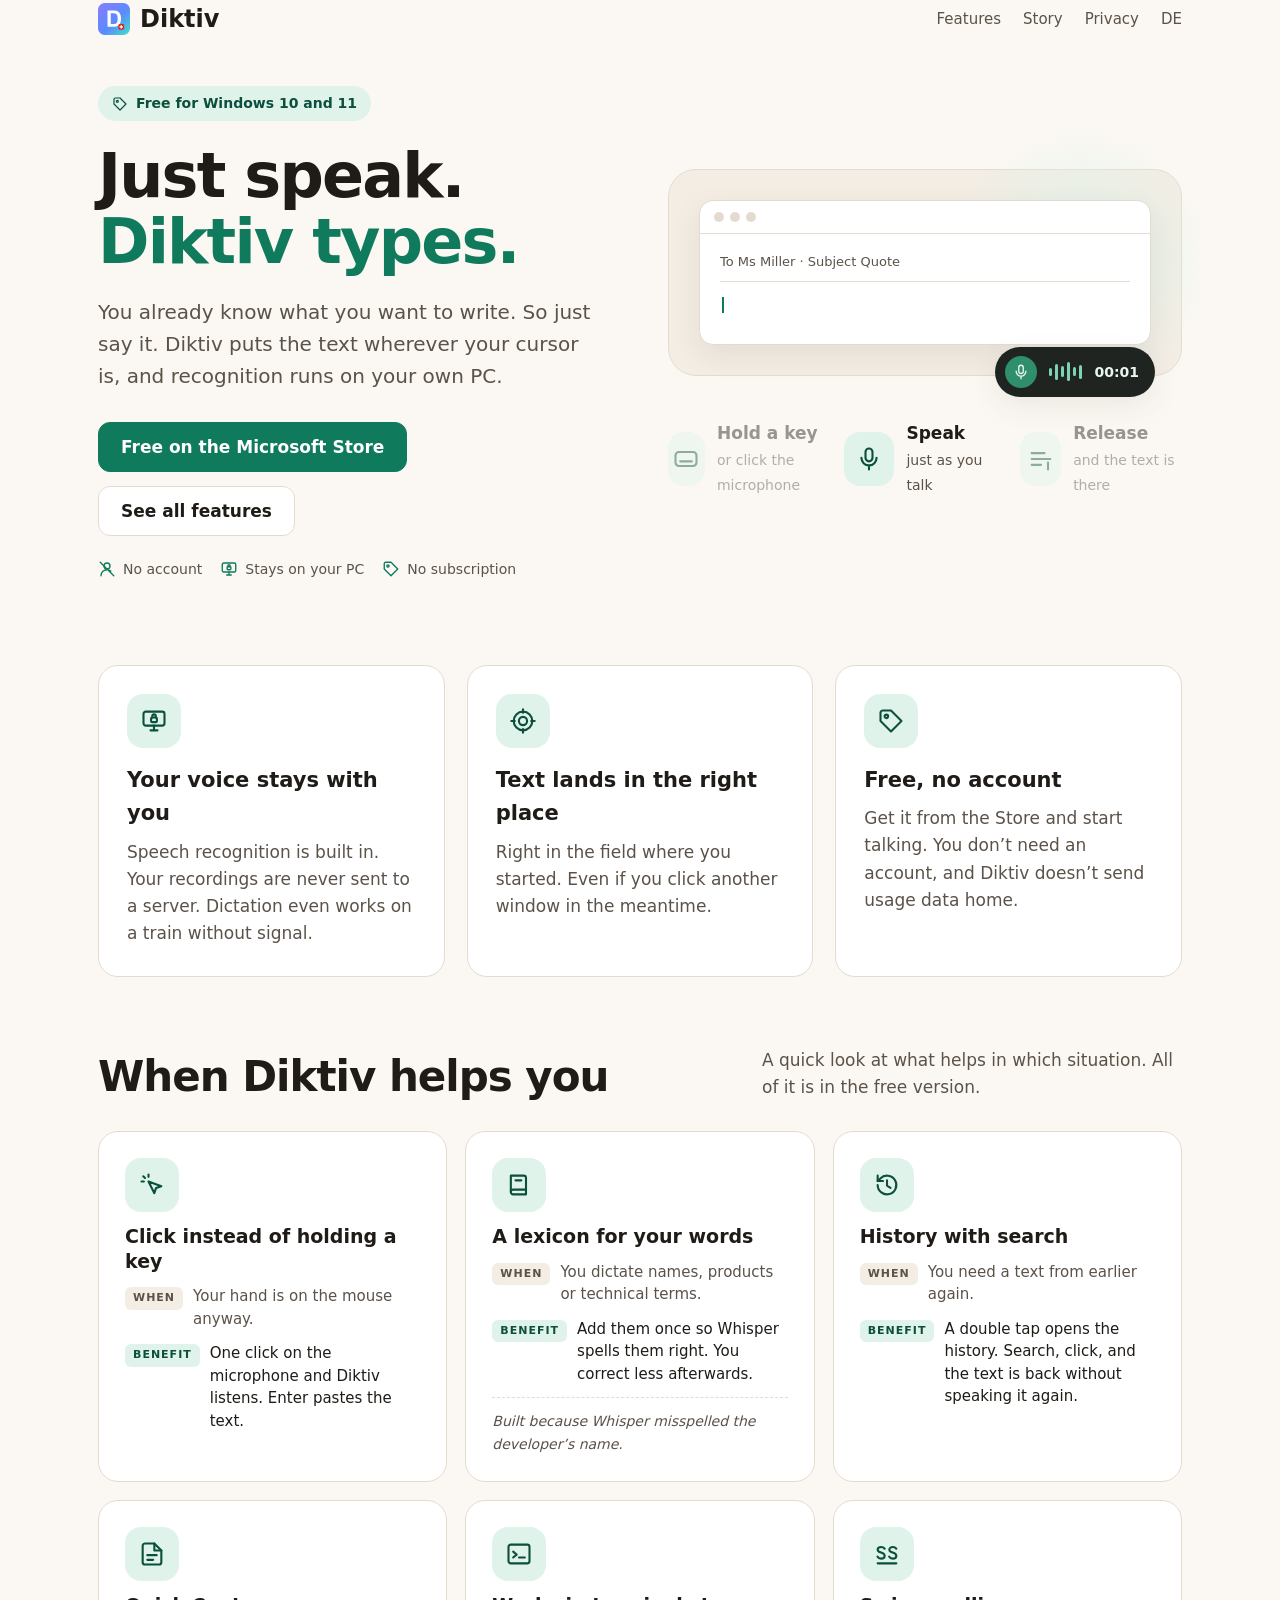
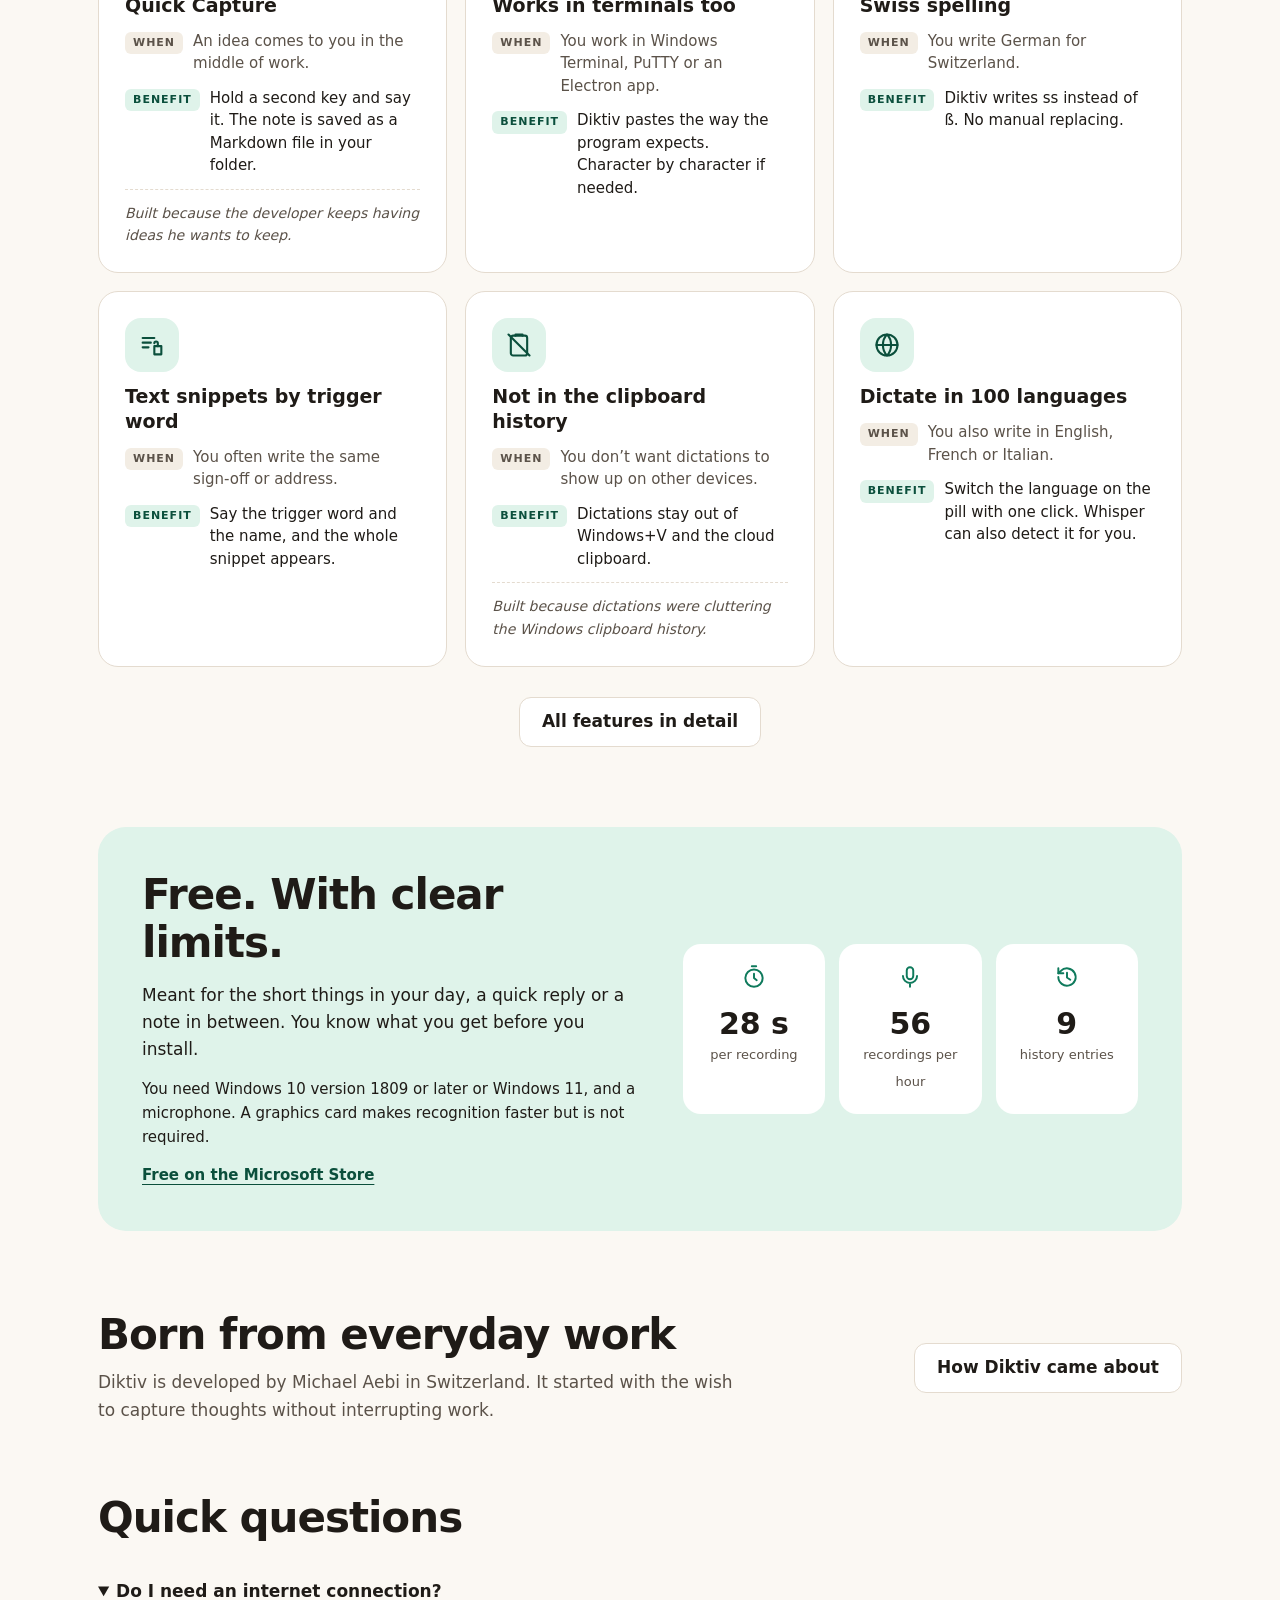
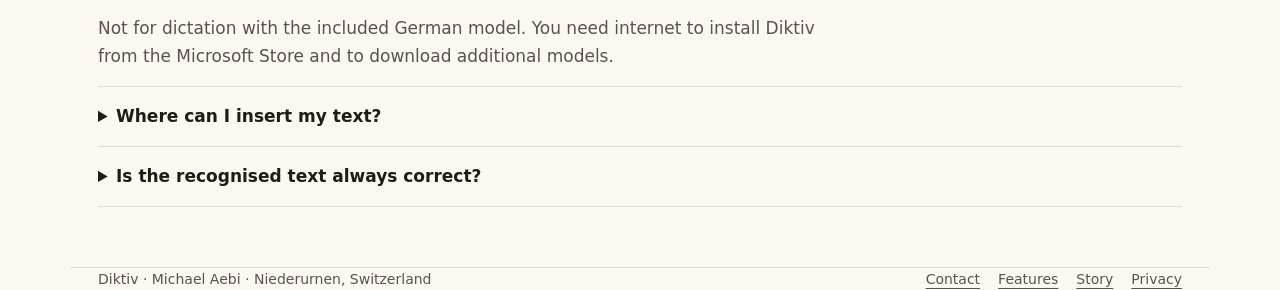
<file: site/index-en.html>
<!doctype html>
<html lang="en">
<head>
<meta charset="utf-8"><meta name="viewport" content="width=device-width,initial-scale=1">
<link rel="icon" href="favicon.svg" type="image/svg+xml">
<link rel="alternate" hreflang="de" href="https://diktiv.com/index.html">
<link rel="alternate" hreflang="en" href="https://diktiv.com/index-en.html">
<title>Diktiv · Just speak. Diktiv types.</title>
<meta name="description" content="Speak instead of typing, in any Windows application. Speech recognition runs on your PC. No account, no subscription. Free on the Microsoft Store.">
<link rel="canonical" href="https://diktiv.com/index-en.html">
<meta property="og:type" content="website"><meta property="og:site_name" content="Diktiv">
<meta property="og:title" content="Diktiv · Just speak. Diktiv types."><meta property="og:description" content="Speak instead of typing, in any Windows application. Speech recognition runs on your PC. No account, no subscription. Free on the Microsoft Store.">
<meta property="og:url" content="https://diktiv.com/index-en.html"><meta property="og:locale" content="en_US">
<meta property="og:image" content="https://diktiv.com/bilder/vorschau-en.png"><meta property="og:image:width" content="1200"><meta property="og:image:height" content="630"><meta property="og:image:alt" content="Diktiv, Just speak. Diktiv types. Email window with the recording pill.">
<meta name="twitter:card" content="summary_large_image">
<style>
:root{--bg:#fbf8f3;--bg2:#f3ede4;--card:#fff;--text:#1f1b17;--muted:#5b5249;--line:#e4dbcf;--accent:#0f7a5c;--accent-soft:#dff3ea;--accent-ink:#0b4f3c;--sun:#f3c96b;--sun-ink:#3b2c09;--focus:#b35c00;--shadow:0 10px 30px #3a2a1414}
@media (prefers-color-scheme:dark){:root:not([data-theme=light]){--bg:#1c1917;--bg2:#24201c;--card:#29231f;--text:#f5f1ea;--muted:#c2b9ae;--line:#433b34;--accent:#7fd3b5;--accent-soft:#1f3a31;--accent-ink:#bce7d8;--sun:#f3c96b;--sun-ink:#211b11;--focus:#ffd29a;--shadow:0 10px 30px #0006}}
@media (prefers-color-scheme:dark){}:root[data-theme=dark] .primary{color:#0e2a21}
:root[data-theme=dark]{--bg:#1c1917;--bg2:#24201c;--card:#29231f;--text:#f5f1ea;--muted:#c2b9ae;--line:#433b34;--accent:#7fd3b5;--accent-soft:#1f3a31;--accent-ink:#bce7d8;--sun:#f3c96b;--sun-ink:#211b11;--focus:#ffd29a;--shadow:0 10px 30px #0006}
*{box-sizing:border-box}html{-webkit-text-size-adjust:100%}
body{margin:0;background:var(--bg);color:var(--text);font:17px/1.6 'Segoe UI',system-ui,sans-serif}
h1,h2,h3,p{margin:0}p{color:var(--muted)}a{color:inherit;text-underline-offset:4px}
a:focus-visible{outline:3px solid var(--focus);outline-offset:4px;border-radius:6px}
.wrap{max-width:1140px;margin:auto;padding:0 28px}
.ico{width:28px;height:28px;fill:none;stroke:currentColor;stroke-width:1.8;stroke-linecap:round;stroke-linejoin:round;flex:none}
.tile{display:inline-grid;place-items:center;width:54px;height:54px;border-radius:16px;background:var(--accent-soft);color:var(--accent-ink)}
header{display:flex;justify-content:space-between;align-items:center;gap:20px;padding-top:22px;padding-bottom:22px}
.brand{display:flex;align-items:center;gap:10px;font-size:24px;font-weight:650;text-decoration:none}.brand img{width:32px;height:32px}
.nav{display:flex;gap:22px;flex-wrap:wrap;font-size:15px}.nav a{text-decoration:none;color:var(--muted);padding:6px 0}.nav a:hover{color:var(--text)}
.button{display:inline-flex;align-items:center;gap:10px;min-height:50px;padding:10px 22px;border-radius:12px;font-weight:600;text-decoration:none;border:1px solid var(--line)}
.primary{background:var(--accent);border-color:var(--accent);color:#fff}
@media (prefers-color-scheme:dark){:root:not([data-theme=light]) .primary{color:#0e2a21}}
.secondary{background:var(--card)}
.hero{display:grid;grid-template-columns:1fr 1fr;gap:56px;align-items:center;padding:48px 0 64px}
.eyebrow{display:inline-flex;gap:8px;align-items:center;background:var(--accent-soft);color:var(--accent-ink);font-size:14px;font-weight:600;padding:6px 14px;border-radius:99px;margin-bottom:22px}
h1{font-size:clamp(40px,5vw,62px);line-height:1.06;letter-spacing:-1.8px;font-weight:700}h1 span{color:var(--accent)}
.lead{font-size:20px;margin:22px 0 30px;max-width:500px}
.actions{display:flex;gap:14px;flex-wrap:wrap}
.facts{display:flex;gap:18px;flex-wrap:wrap;margin-top:22px;font-size:14px;color:var(--muted)}.facts span{display:flex;gap:7px;align-items:center}.facts .ico{width:18px;height:18px;color:var(--accent)}
/* Bühne mit Mailfenster und Pille */
.stage{background:var(--bg2);border:1px solid var(--line);border-radius:28px;padding:30px;position:relative}
.win{background:var(--card);border:1px solid var(--line);border-radius:14px;box-shadow:var(--shadow);overflow:hidden}
.win-bar{display:flex;gap:6px;padding:11px 14px;border-bottom:1px solid var(--line)}.win-bar i{width:10px;height:10px;border-radius:50%;background:var(--line)}
.win-body{padding:18px 20px 26px;font-size:15px;line-height:1.55}.win-body .to{color:var(--muted);font-size:13px;border-bottom:1px solid var(--line);padding-bottom:9px;margin-bottom:12px}
.caret{display:inline-block;width:2px;height:1.1em;background:var(--accent);vertical-align:-3px;margin-left:2px}
.pill{position:absolute;right:26px;bottom:-22px;display:flex;align-items:center;gap:12px;background:#1f2421;color:#e9f5ef;border-radius:99px;padding:9px 16px 9px 10px;box-shadow:var(--shadow);font:600 14px 'Segoe UI',system-ui}
.pill .mic{display:grid;place-items:center;width:32px;height:32px;border-radius:50%;background:#2f8f6c}.pill .ico{width:18px;height:18px}
.wave{display:flex;gap:3px;align-items:center}.wave b{width:3px;border-radius:2px;background:#7fd3b5}
.steps{display:grid;grid-template-columns:repeat(3,1fr);gap:14px;margin-top:44px}
.step{display:flex;gap:12px;align-items:center;font-size:16px}.step strong{display:block;color:var(--text);font-size:17px}.step small{color:var(--muted);font-size:14px}
/* Versprechen */
.promises{display:grid;grid-template-columns:repeat(3,1fr);gap:22px;padding:20px 0 70px}
.promise{background:var(--card);border:1px solid var(--line);border-radius:20px;padding:28px}
.promise h3{font-size:21px;margin:16px 0 8px}
section h2{font-size:clamp(30px,3.4vw,42px);letter-spacing:-1px;line-height:1.15}
.sec-head{display:flex;justify-content:space-between;align-items:end;gap:30px;margin-bottom:30px}.sec-head p{max-width:420px}
/* Funktionskarten */
.features{display:grid;grid-template-columns:repeat(3,1fr);gap:18px}
.feature{background:var(--card);border:1px solid var(--line);border-radius:20px;padding:26px;display:flex;flex-direction:column;gap:12px}
.feature h3{font-size:19px;line-height:1.3}
.when,.gain{display:flex;gap:10px;font-size:15px;line-height:1.5}
.when b,.gain b{flex:none;font-size:11px;letter-spacing:1px;text-transform:uppercase;padding:3px 8px;border-radius:6px;height:fit-content;margin-top:2px}
.when b{background:var(--bg2);color:var(--muted)}.gain b{background:var(--accent-soft);color:var(--accent-ink)}
.gain span{color:var(--text)}.origin{margin-top:auto;padding-top:12px;border-top:1px dashed var(--line);font-size:14px;font-style:italic}.req{font-size:15px}
.more{text-align:center;margin-top:30px}
/* Gratis */
.free{margin:80px 0;background:var(--accent-soft);border-radius:28px;padding:44px;display:grid;grid-template-columns:1.1fr 1fr;gap:40px;align-items:center}
.free p{margin-top:14px;color:var(--text)}
.limits{display:grid;grid-template-columns:repeat(3,1fr);gap:14px}
.limit{background:var(--card);border-radius:18px;padding:20px;text-align:center}.limit .ico{color:var(--accent);width:26px;height:26px}
.limit strong{display:block;font-size:30px;line-height:1.1;margin-top:8px}.limit span{font-size:13px;color:var(--muted)}
.faq{padding-bottom:60px}.faq h2{margin-bottom:20px}
.faq details{border-bottom:1px solid var(--line);padding:16px 0}.faq summary{cursor:pointer;font-weight:600}.faq details p{padding-top:10px;max-width:760px}
footer{border-top:1px solid var(--line);padding-top:24px;padding-bottom:34px;display:flex;justify-content:space-between;gap:20px;flex-wrap:wrap;font-size:14px;color:var(--muted)}footer div{display:flex;gap:18px;flex-wrap:wrap}
@media(max-width:950px){.hero{grid-template-columns:1fr;gap:40px}.features{grid-template-columns:1fr 1fr}.promises{grid-template-columns:1fr}.free{grid-template-columns:1fr}.sec-head{flex-direction:column;align-items:start}}
@media(max-width:600px){.wrap{padding:0 16px}.nav{gap:4px 16px;font-size:14px}header{flex-wrap:wrap}.features{grid-template-columns:1fr}.steps{grid-template-columns:1fr}.stage{padding:16px}.pill{right:12px}.free{padding:24px}.limits{gap:8px}.limit{padding:14px 6px}.limit strong{font-size:24px}.actions .button{width:100%;justify-content:center}}
.skip{position:absolute;left:8px;top:8px;padding:10px 16px;background:var(--accent);color:#fff;border-radius:8px;transform:translateY(-200%)}.skip:focus{transform:none}.nav a[aria-current]{color:var(--text)}.button:hover{filter:brightness(1.06)}.story-teaser{display:flex;justify-content:space-between;align-items:center;gap:24px 40px;padding:0 0 70px;flex-wrap:wrap}.story-teaser p{max-width:640px;margin-top:10px}.free .req a{color:var(--accent-ink);font-weight:600}

/* Bewegung (#58). Ohne Skript und bei «Bewegung reduzieren» bleibt alles still und sichtbar. */
.pill .ok,.pill .plabel{display:none}
.pill.done .ok{display:grid;place-items:center;width:32px;height:32px;border-radius:50%;background:#2f8f6c}
.pill.done .mic,.pill.done .wave,.pill.done .ptime{display:none}.pill.done .plabel{display:inline}
.pill.idle .wave b{transform:scaleY(.25)}
.hero{position:relative}
.stage::before{content:"";position:absolute;inset:-40px -30px auto auto;width:260px;height:260px;border-radius:50%;background:radial-gradient(circle,var(--accent-soft),transparent 70%);z-index:-1}
.stage{isolation:isolate}
.feature,.promise,.limit{transition:transform .25s ease,box-shadow .25s ease,border-color .25s ease}
.feature:hover,.promise:hover{transform:translateY(-4px);box-shadow:var(--shadow);border-color:var(--accent)}
.feature .tile,.promise .tile{transition:transform .3s cubic-bezier(.3,1.6,.5,1)}
.feature:hover .tile,.promise:hover .tile{transform:scale(1.12) rotate(-6deg)}
.step{transition:opacity .3s ease}
@media (prefers-reduced-motion:no-preference){
 .wave b{transform-origin:center;animation:wv .9s ease-in-out infinite}
 .wave b:nth-child(2){animation-delay:-.15s}.wave b:nth-child(3){animation-delay:-.3s}.wave b:nth-child(4){animation-delay:-.45s}.wave b:nth-child(5){animation-delay:-.6s}.wave b:nth-child(6){animation-delay:-.75s}
 .pill.idle .wave b,.pill.done .wave b{animation:none}
 @keyframes wv{0%,100%{transform:scaleY(.45)}50%{transform:scaleY(1.15)}}
 .pill .mic{animation:pulse 1.6s ease-out infinite}
 .pill.idle .mic{animation:none}
 @keyframes pulse{0%{box-shadow:0 0 0 0 #2f8f6c99}70%{box-shadow:0 0 0 10px #2f8f6c00}100%{box-shadow:0 0 0 0 #2f8f6c00}}
 .pill.done .ok{animation:pop .4s cubic-bezier(.3,1.6,.5,1)}
 @keyframes pop{from{transform:scale(.3)}to{transform:scale(1)}}
 .caret{animation:blink 1s steps(1) infinite}@keyframes blink{50%{opacity:0}}
 .stage::before{animation:drift 9s ease-in-out infinite alternate}
 @keyframes drift{from{transform:translate(0,0) scale(1)}to{transform:translate(-60px,50px) scale(1.25)}}
 .js-anim .steps .step{opacity:.45}.js-anim .steps .step.on{opacity:1}
 .js-anim .steps .step.on .tile{animation:pop .4s cubic-bezier(.3,1.6,.5,1)}
 .js-anim .hero-in{opacity:0;transform:translateY(16px);animation:up .7s ease forwards}
 @keyframes up{to{opacity:1;transform:none}}
 .js-anim .reveal{opacity:0;transform:translateY(28px);transition:opacity .6s ease,transform .6s cubic-bezier(.2,.8,.2,1)}
 .js-anim .reveal.seen{opacity:1;transform:none}
 .js-anim .reveal .tile{transform:scale(.6) rotate(-12deg);transition:transform .5s cubic-bezier(.3,1.6,.5,1) .2s}
 .js-anim .reveal.seen .tile{transform:none}
 .js-anim .reveal.seen:hover .tile{transform:scale(1.12) rotate(-6deg)}
 .primary{background-image:linear-gradient(110deg,transparent 35%,#ffffff40 50%,transparent 65%);background-size:250% 100%;background-position:120% 0;animation:shine 5s ease-in-out 2s infinite}
 @keyframes shine{0%,70%{background-position:120% 0}100%{background-position:-120% 0}}
}
</style>
</head>
<body>
<a class="skip" href="#inhalt">Skip to content</a>
<svg width="0" height="0" style="position:absolute" aria-hidden="true">
<symbol id="i-key" viewBox="0 0 24 24"><rect x="3" y="6" width="18" height="12" rx="3"/><path d="M7 14h10"/></symbol>
<symbol id="i-mic" viewBox="0 0 24 24"><rect x="9" y="3" width="6" height="11" rx="3"/><path d="M5.5 11a6.5 6.5 0 0 0 13 0M12 17.5V21"/></symbol>
<symbol id="i-text" viewBox="0 0 24 24"><path d="M4 7h11M4 12h16M4 17h8"/><path d="M18 15v6"/></symbol>
<symbol id="i-pc" viewBox="0 0 24 24"><rect x="3" y="4" width="18" height="12" rx="2"/><path d="M9 20h6M12 16v4"/><rect x="9.5" y="9" width="5" height="4" rx="1"/><path d="M10.5 9V7.8a1.5 1.5 0 0 1 3 0V9"/></symbol>
<symbol id="i-target" viewBox="0 0 24 24"><circle cx="12" cy="12" r="8"/><circle cx="12" cy="12" r="3.5"/><path d="M12 2v3M12 19v3M2 12h3M19 12h3"/></symbol>
<symbol id="i-free" viewBox="0 0 24 24"><path d="M3 12V5a2 2 0 0 1 2-2h7l9 9-9 9-9-9Z"/><circle cx="8" cy="8" r="1.5"/></symbol>
<symbol id="i-book" viewBox="0 0 24 24"><path d="M5 4h11a2 2 0 0 1 2 2v14H7a2 2 0 0 1-2-2Z"/><path d="M5 18a2 2 0 0 1 2-2h11M9 8h5"/></symbol>
<symbol id="i-history" viewBox="0 0 24 24"><path d="M4 12a8 8 0 1 0 2.3-5.6L4 8.6"/><path d="M4 4v4.6h4.6M12 8v4.5l3 2"/></symbol>
<symbol id="i-note" viewBox="0 0 24 24"><path d="M14 3H6a2 2 0 0 0-2 2v14a2 2 0 0 0 2 2h12a2 2 0 0 0 2-2V9Z"/><path d="M14 3v6h6M8 13h8M8 17h5"/></symbol>
<symbol id="i-term" viewBox="0 0 24 24"><rect x="3" y="4" width="18" height="16" rx="2"/><path d="m7 10 3 2.5L7 15M12 15h5"/></symbol>
<symbol id="i-click" viewBox="0 0 24 24"><path d="m9 9 11 4-4.5 1.5L14 19Z"/><path d="M9 3v2M4.5 4.5 6 6M3 9h2"/></symbol>
<symbol id="i-chain" viewBox="0 0 24 24"><rect x="3" y="4" width="14" height="5" rx="2"/><rect x="7" y="15" width="14" height="5" rx="2"/><path d="M10 9v6"/></symbol>
<symbol id="i-snip" viewBox="0 0 24 24"><path d="M4 6h10M4 10h7M4 14h5"/><path d="M14 13l6 0 0 7-6 0Z"/><path d="M17 13v-2.5a1.5 1.5 0 0 0-3 0"/></symbol>
<symbol id="i-ss" viewBox="0 0 24 24"><path d="M10 7.5C9.3 6.6 8.3 6 7 6 5.3 6 4 7 4 8.3c0 3 6 2 6 5.2C10 15 8.6 16 7 16c-1.4 0-2.6-.7-3.2-1.8M20 7.5c-.7-.9-1.7-1.5-3-1.5-1.7 0-3 1-3 2.3 0 3 6 2 6 5.2 0 1.5-1.4 2.5-3 2.5-1.4 0-2.6-.7-3.2-1.8"/><path d="M4 20h16"/></symbol>
<symbol id="i-user-off" viewBox="0 0 24 24"><circle cx="12" cy="8" r="4"/><path d="M4 21a8 8 0 0 1 13-6.2M3 3l18 18"/></symbol>
<symbol id="i-timer" viewBox="0 0 24 24"><circle cx="12" cy="13" r="8"/><path d="M12 9v4l2.5 2M10 2h4"/></symbol>
<symbol id="i-stack" viewBox="0 0 24 24"><rect x="5" y="4" width="14" height="17" rx="2"/><path d="M9 4V3h6v1M3 3l18 18"/></symbol><symbol id="i-globe" viewBox="0 0 24 24"><circle cx="12" cy="12" r="9"/><path d="M3 12h18M12 3c2.5 2.5 3.5 5.5 3.5 9s-1 6.5-3.5 9c-2.5-2.5-3.5-5.5-3.5-9s1-6.5 3.5-9Z"/></symbol>
<symbol id="i-check" viewBox="0 0 24 24"><path d="m5 12.5 4.5 4.5L19 7.5"/></symbol></svg>
<header class="wrap"><a class="brand" href="index-en.html"><img src="favicon.svg" width="32" height="32" alt="">Diktiv</a>
<nav class="nav" aria-label="Main navigation"><a href="features.html">Features</a><a href="story.html">Story</a><a href="privacy.html">Privacy</a><a href="index.html" lang="de" hreflang="de">DE</a></nav></header>

<main id="inhalt" class="wrap">
<section class="hero" aria-labelledby="t">
<div>
<span class="eyebrow"><svg class="ico" style="width:16px;height:16px" aria-hidden="true"><use href="#i-free"/></svg>Free for Windows 10 and 11</span>
<h1 id="t">Just speak.<br><span>Diktiv types.</span></h1>
<p class="lead">You already know what you want to write. So just say it. Diktiv puts the text wherever your cursor is, and recognition runs on your own PC.</p>
<div class="actions"><a class="button primary" href="https://apps.microsoft.com/detail/9NGJQ6QNW9ZW?gl=CH&amp;hl=en-US">Free on the Microsoft Store</a><a class="button secondary" href="features.html">See all features</a></div>
<div class="facts"><span><svg class="ico" aria-hidden="true"><use href="#i-user-off"/></svg>No account</span><span><svg class="ico" aria-hidden="true"><use href="#i-pc"/></svg>Stays on your PC</span><span><svg class="ico" aria-hidden="true"><use href="#i-free"/></svg>No subscription</span></div>
</div>
<div>
<div class="stage" aria-hidden="true">
<div class="win"><div class="win-bar"><i></i><i></i><i></i></div>
<div class="win-body"><div class="to">To Ms Miller · Subject Quote</div><span class="typed" data-text="Hello Ms Miller, thank you for your quote. We confirm our appointment on Tuesday at 2 pm">Hello Ms Miller, thank you for your quote. We confirm our appointment on Tuesday at 2 pm</span><span class="caret"></span></div></div>
<div class="pill"><span class="mic"><svg class="ico" aria-hidden="true"><use href="#i-mic"/></svg></span><span class="ok"><svg class="ico" aria-hidden="true"><use href="#i-check"/></svg></span><span class="wave"><b style="height:8px"></b><b style="height:16px"></b><b style="height:11px"></b><b style="height:19px"></b><b style="height:9px"></b><b style="height:14px"></b></span><span class="ptime">00:12</span><span class="plabel">Pasted</span></div>
</div>
<div class="steps" aria-label="How Diktiv works"><div class="step"><span class="tile"><svg class="ico" aria-hidden="true"><use href="#i-key"/></svg></span><span><strong>Hold a key</strong><small>or click the microphone</small></span></div><div class="step"><span class="tile"><svg class="ico" aria-hidden="true"><use href="#i-mic"/></svg></span><span><strong>Speak</strong><small>just as you talk</small></span></div><div class="step"><span class="tile"><svg class="ico" aria-hidden="true"><use href="#i-text"/></svg></span><span><strong>Release</strong><small>and the text is there</small></span></div></div>
</div>
</section>

<section class="promises" aria-label="Three promises"><div class="promise"><span class="tile"><svg class="ico" aria-hidden="true"><use href="#i-pc"/></svg></span><h3>Your voice stays with you</h3><p>Speech recognition is built in. Your recordings are never sent to a server. Dictation even works on a train without signal.</p></div><div class="promise"><span class="tile"><svg class="ico" aria-hidden="true"><use href="#i-target"/></svg></span><h3>Text lands in the right place</h3><p>Right in the field where you started. Even if you click another window in the meantime.</p></div><div class="promise"><span class="tile"><svg class="ico" aria-hidden="true"><use href="#i-free"/></svg></span><h3>Free, no account</h3><p>Get it from the Store and start talking. You don’t need an account, and Diktiv doesn’t send usage data home.</p></div></section>

<section aria-labelledby="f">
<div class="sec-head"><h2 id="f">When Diktiv helps you</h2><p>A quick look at what helps in which situation. All of it is in the free version.</p></div>
<div class="features">
<article class="feature"><span class="tile"><svg class="ico" aria-hidden="true"><use href="#i-click"/></svg></span><h3>Click instead of holding a key</h3><p class="when"><b>When</b>Your hand is on the mouse anyway.</p><p class="gain"><b>Benefit</b><span>One click on the microphone and Diktiv listens. Enter pastes the text.</span></p></article>
<article class="feature"><span class="tile"><svg class="ico" aria-hidden="true"><use href="#i-book"/></svg></span><h3>A lexicon for your words</h3><p class="when"><b>When</b>You dictate names, products or technical terms.</p><p class="gain"><b>Benefit</b><span>Add them once so Whisper spells them right. You correct less afterwards.</span></p><p class="origin">Built because Whisper misspelled the developer’s name.</p></article>
<article class="feature"><span class="tile"><svg class="ico" aria-hidden="true"><use href="#i-history"/></svg></span><h3>History with search</h3><p class="when"><b>When</b>You need a text from earlier again.</p><p class="gain"><b>Benefit</b><span>A double tap opens the history. Search, click, and the text is back without speaking it again.</span></p></article>
<article class="feature"><span class="tile"><svg class="ico" aria-hidden="true"><use href="#i-note"/></svg></span><h3>Quick Capture</h3><p class="when"><b>When</b>An idea comes to you in the middle of work.</p><p class="gain"><b>Benefit</b><span>Hold a second key and say it. The note is saved as a Markdown file in your folder.</span></p><p class="origin">Built because the developer keeps having ideas he wants to keep.</p></article>
<article class="feature"><span class="tile"><svg class="ico" aria-hidden="true"><use href="#i-term"/></svg></span><h3>Works in terminals too</h3><p class="when"><b>When</b>You work in Windows Terminal, PuTTY or an Electron app.</p><p class="gain"><b>Benefit</b><span>Diktiv pastes the way the program expects. Character by character if needed.</span></p></article>
<article class="feature"><span class="tile"><svg class="ico" aria-hidden="true"><use href="#i-ss"/></svg></span><h3>Swiss spelling</h3><p class="when"><b>When</b>You write German for Switzerland.</p><p class="gain"><b>Benefit</b><span>Diktiv writes ss instead of ß. No manual replacing.</span></p></article>
<article class="feature"><span class="tile"><svg class="ico" aria-hidden="true"><use href="#i-snip"/></svg></span><h3>Text snippets by trigger word</h3><p class="when"><b>When</b>You often write the same sign-off or address.</p><p class="gain"><b>Benefit</b><span>Say the trigger word and the name, and the whole snippet appears.</span></p></article>
<article class="feature"><span class="tile"><svg class="ico" aria-hidden="true"><use href="#i-stack"/></svg></span><h3>Not in the clipboard history</h3><p class="when"><b>When</b>You don’t want dictations to show up on other devices.</p><p class="gain"><b>Benefit</b><span>Dictations stay out of Windows+V and the cloud clipboard.</span></p><p class="origin">Built because dictations were cluttering the Windows clipboard history.</p></article>
<article class="feature"><span class="tile"><svg class="ico" aria-hidden="true"><use href="#i-globe"/></svg></span><h3>Dictate in 100 languages</h3><p class="when"><b>When</b>You also write in English, French or Italian.</p><p class="gain"><b>Benefit</b><span>Switch the language on the pill with one click. Whisper can also detect it for you.</span></p></article>
</div>
<div class="more"><a class="button secondary" href="features.html">All features in detail</a></div>
</section>

<section class="free" aria-labelledby="g">
<div><h2 id="g">Free. With clear limits.</h2><p>Meant for the short things in your day, a quick reply or a note in between. You know what you get before you install.</p><p class="req">You need Windows 10 version 1809 or later or Windows 11, and a microphone. A graphics card makes recognition faster but is not required.</p><p class="req"><a href="https://apps.microsoft.com/detail/9NGJQ6QNW9ZW?gl=CH&amp;hl=en-US">Free on the Microsoft Store</a></p></div>
<div class="limits"><div class="limit"><svg class="ico" aria-hidden="true"><use href="#i-timer"/></svg><strong>30 s</strong><span>per recording</span></div><div class="limit"><svg class="ico" aria-hidden="true"><use href="#i-mic"/></svg><strong>60</strong><span>recordings per hour</span></div><div class="limit"><svg class="ico" aria-hidden="true"><use href="#i-history"/></svg><strong>10</strong><span>history entries</span></div></div>
</section>

<section class="story-teaser" aria-labelledby="s"><div><h2 id="s">Born from everyday work</h2><p>Diktiv is developed by Michael Aebi in Switzerland. It started with the wish to capture thoughts without interrupting work.</p></div><a class="button secondary" href="story.html">How Diktiv came about</a></section>

<section class="faq" aria-labelledby="q"><h2 id="q">Quick questions</h2>
<details open><summary>Do I need an internet connection?</summary><p>Not for dictation with the included German model. You need internet to install Diktiv from the Microsoft Store and to download additional models.</p></details><details><summary>Where can I insert my text?</summary><p>In the input field you are working in, for example in Word, Outlook, a browser or a terminal. For applications with special requirements you can set the paste method.</p></details><details><summary>Is the recognised text always correct?</summary><p>Speech recognition makes mistakes. Review the text before using it. Diktiv is not a medical device.</p></details>
</section>
</main>
<footer class="wrap"><span>Diktiv · Michael Aebi · Niederurnen, Switzerland</span><div><a href="mailto:support@diktiv.com">Contact</a><a href="features.html">Features</a><a href="story.html">Story</a><a href="privacy.html">Privacy</a></div></footer>
<script>
// Bewegung der Startseite (#58): Pille diktiert, Text erscheint, Karten blenden beim Scrollen ein.
// Bei «Bewegung reduzieren» passiert nichts, die Seite bleibt im fertigen Zustand.
(() => {
  if (!matchMedia('(prefers-reduced-motion: no-preference)').matches || !('IntersectionObserver' in window)) return;
  const root = document.documentElement; root.classList.add('js-anim');
  const hero = document.querySelector('.hero');
  [...hero.querySelectorAll('.eyebrow,h1,.lead,.actions,.facts')].forEach((el, i) => { el.classList.add('hero-in'); el.style.animationDelay = (i * 0.12) + 's'; });

  // Einblenden beim Scrollen, gestaffelt
  const io = new IntersectionObserver(es => es.forEach(e => { if (e.isIntersecting) { e.target.classList.add('seen'); io.unobserve(e.target); } }), { threshold: 0.15 });
  document.querySelectorAll('.promise,.feature,.limit,.sec-head,.free>div:first-child,.story-teaser,.faq details').forEach(el => {
    const sib = [...el.parentElement.children].indexOf(el) % 3;
    el.classList.add('reveal'); el.style.transitionDelay = (sib * 0.09) + 's'; io.observe(el);
  });

  // Zahlen der Grenzen zählen hoch
  const co = new IntersectionObserver(es => es.forEach(e => {
    if (!e.isIntersecting) return; co.unobserve(e.target);
    const el = e.target, end = parseInt(el.textContent, 10), suf = el.textContent.replace(/^\d+/, ''); let t0;
    const step = t => { t0 ??= t; const k = Math.min(1, (t - t0) / 900); el.textContent = Math.round(end * (1 - Math.pow(1 - k, 3))) + suf; if (k < 1) requestAnimationFrame(step); };
    requestAnimationFrame(step);
  }), { threshold: 0.6 });
  document.querySelectorAll('.limit strong').forEach(el => co.observe(el));

  // Pille: zuhören, Zeit läuft, loslassen, Text erscheint, Haken. Dann von vorn.
  const typed = document.querySelector('.typed'), pill = document.querySelector('.pill'), time = document.querySelector('.ptime');
  const steps = document.querySelectorAll('.steps .step');
  if (!typed || !pill) return;
  const text = typed.dataset.text, sleep = ms => new Promise(r => setTimeout(r, ms));
  let visible = true;
  new IntersectionObserver(es => { visible = es[0].isIntersecting; }).observe(pill.closest('.stage'));
  const on = i => steps.forEach((s, j) => s.classList.toggle('on', j === i));
  const waitVisible = async () => { while (!visible || document.hidden) await sleep(400); };
  (async function loop() {
    for (;;) {
      await waitVisible();
      typed.textContent = ''; pill.className = 'pill idle'; time.textContent = '00:00'; on(0);
      await sleep(900);
      pill.className = 'pill'; on(1);
      for (let s = 1; s <= 4; s++) { await sleep(650); time.textContent = '00:0' + s; }
      pill.className = 'pill idle'; on(2);
      for (let i = 0; i < text.length; i++) { typed.textContent = text.slice(0, i + 1); await sleep(text[i] === ' ' ? 26 : 18); }
      pill.className = 'pill done';
      await sleep(3200);
    }
  })();
})();
</script>
</body>
</html>
</file>
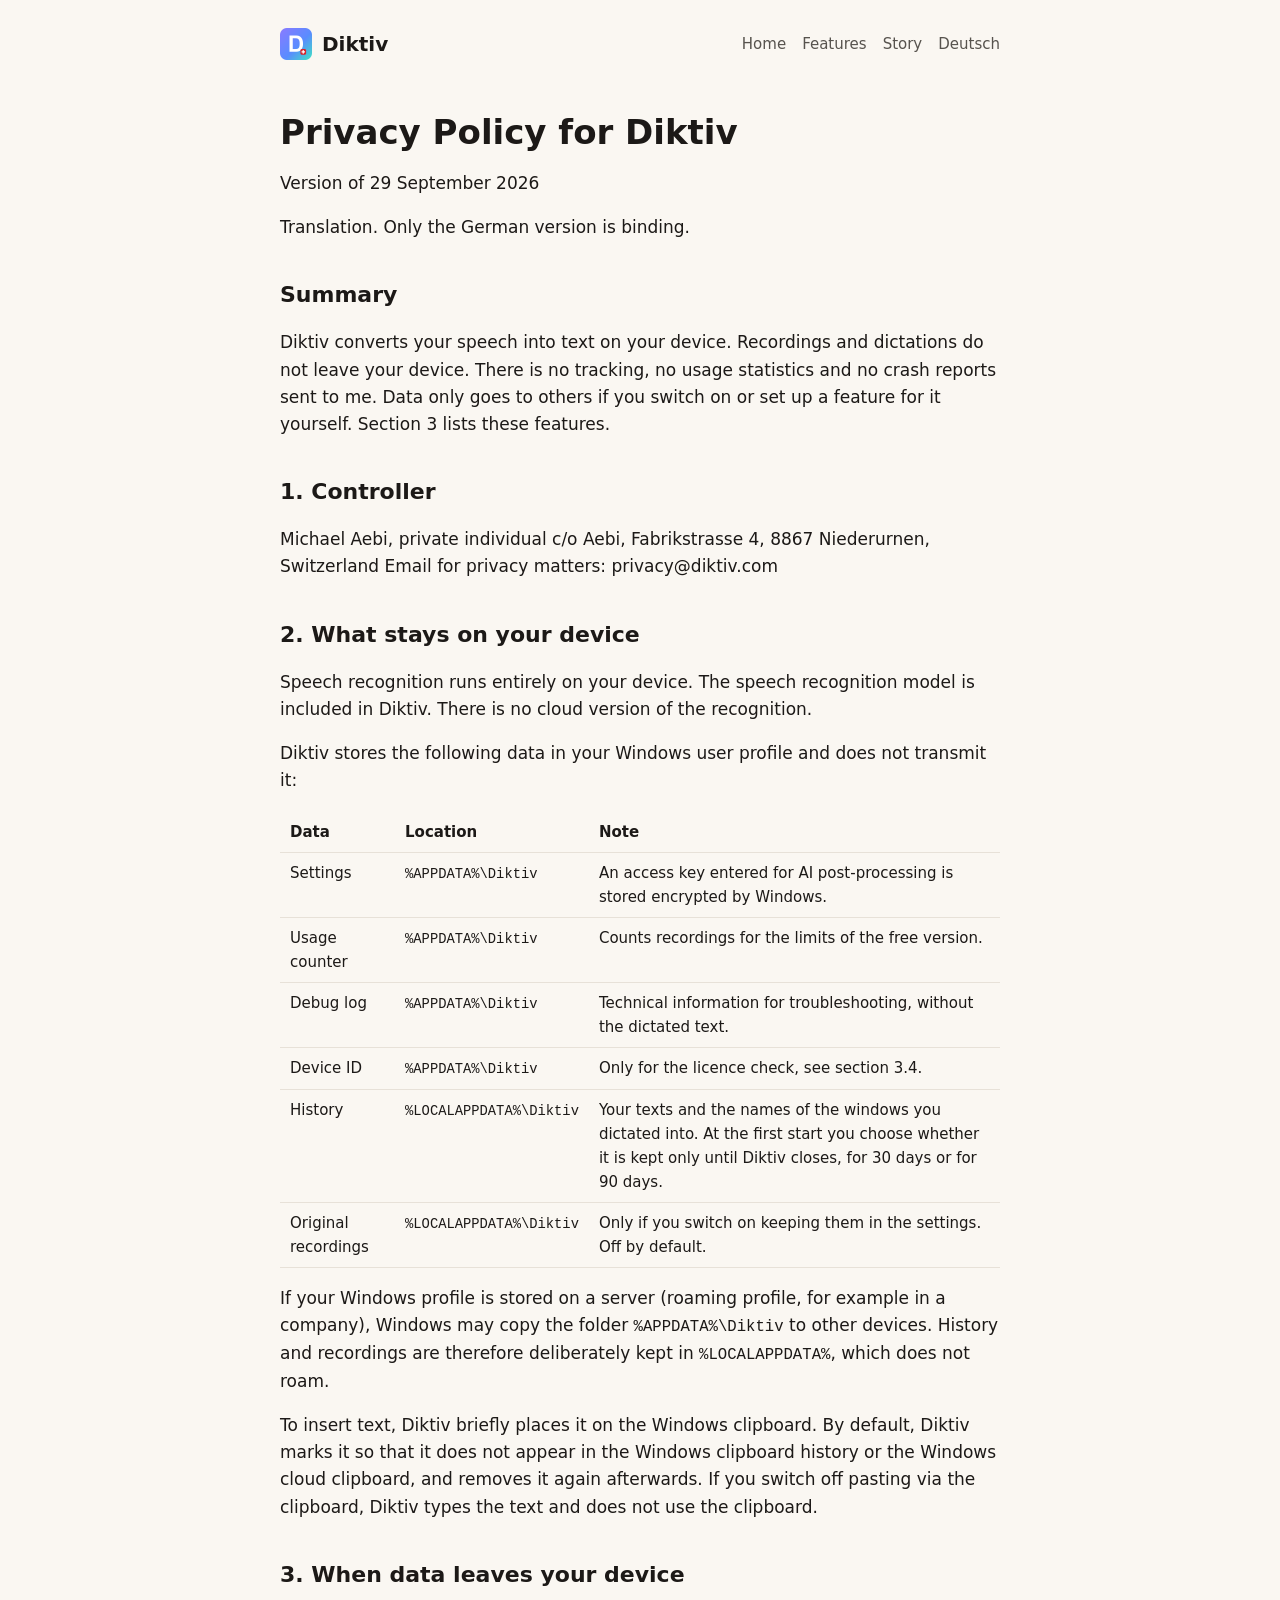
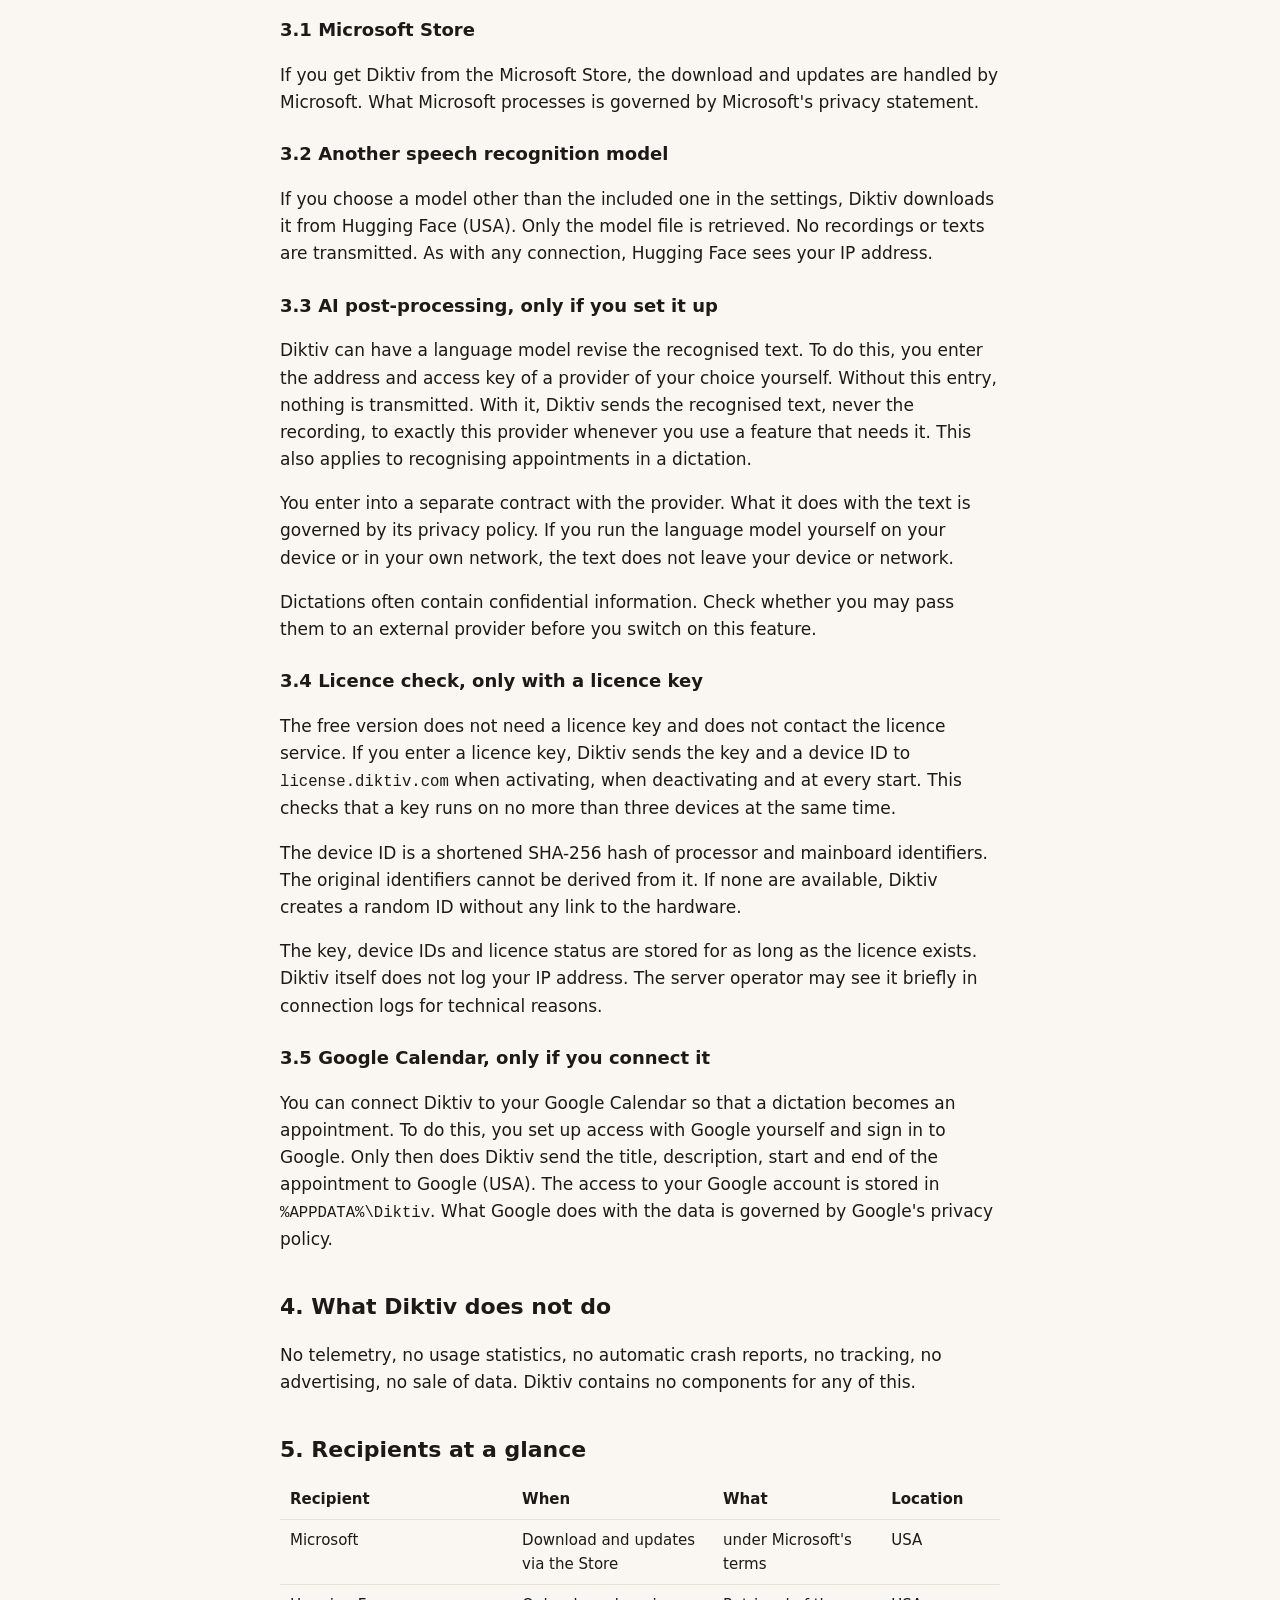
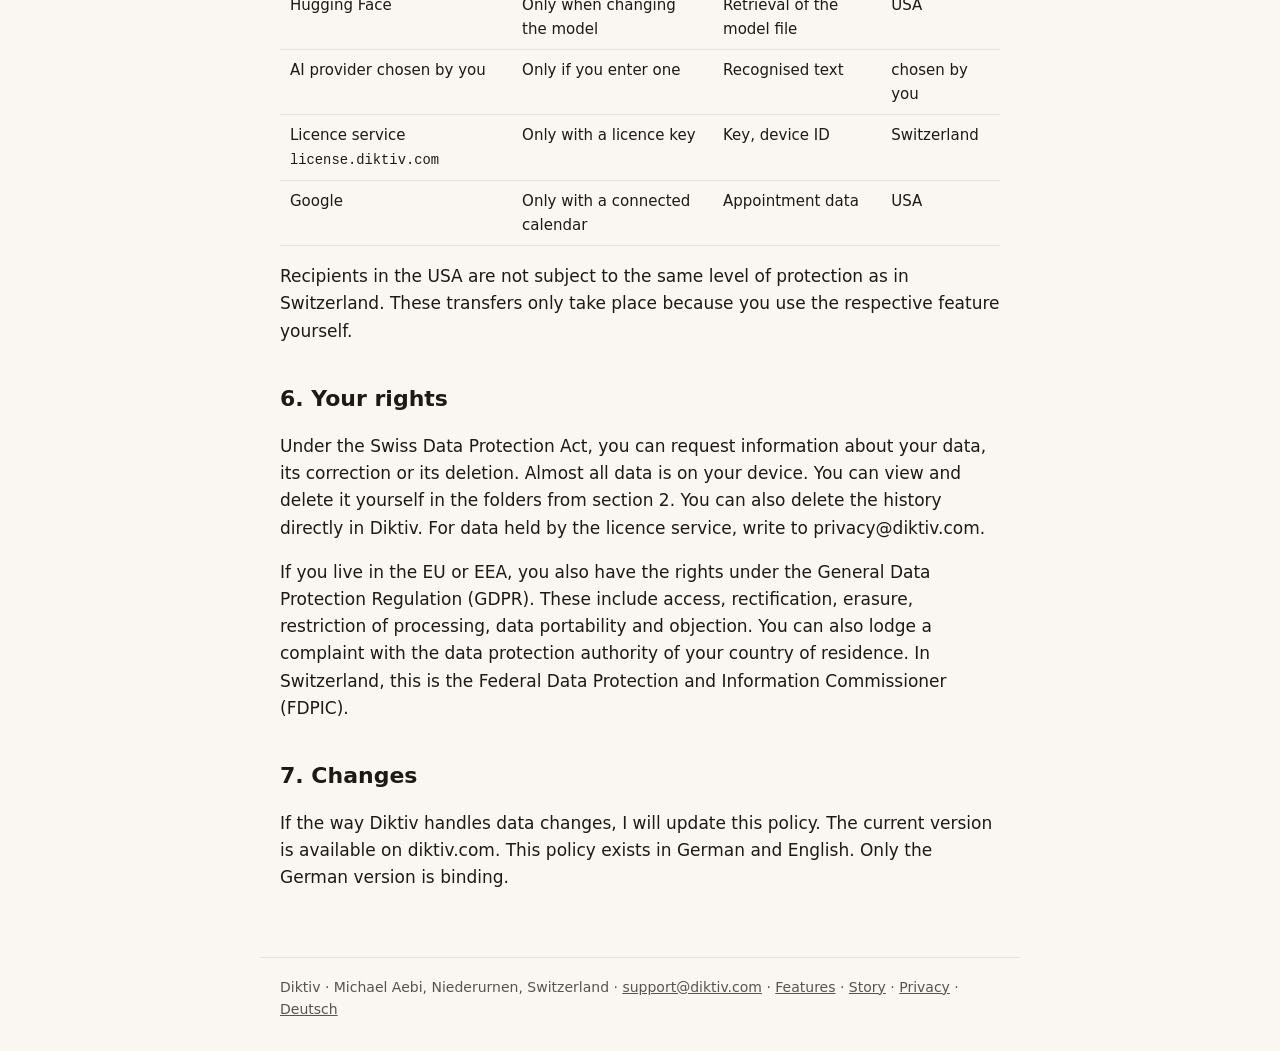
<file: site/privacy.html>
<!doctype html>
<html lang="en"><head><meta charset="utf-8"><meta name="viewport" content="width=device-width,initial-scale=1">
<title>Privacy Policy · Diktiv</title>
<meta property="og:type" content="website">
<meta property="og:site_name" content="Diktiv">
<meta property="og:locale" content="en_US">
<meta property="og:url" content="https://diktiv.com/privacy.html">
<meta property="og:title" content="Privacy Policy · Diktiv">
<meta property="og:image" content="https://diktiv.com/bilder/vorschau-en.png">
<meta property="og:image:width" content="1200">
<meta property="og:image:height" content="630">
<meta name="twitter:card" content="summary_large_image"><link rel="icon" href="favicon.svg" type="image/svg+xml"><link rel="alternate" hreflang="de" href="https://diktiv.com/datenschutz.html"><link rel="alternate" hreflang="en" href="https://diktiv.com/privacy.html"><style>
:root{--bg:#FAF7F2;--card:#FFFCF7;--ink:#1C1917;--muted:#57534E;--accent:#C2410C;--line:#E7E1D8}
@media (prefers-color-scheme:dark){:root{--bg:#1C1917;--card:#24201D;--ink:#F5F1EA;--muted:#B8B0A6;--accent:#F97316;--line:#3A342F}}
*{box-sizing:border-box}html{-webkit-text-size-adjust:100%}
body{margin:0;background:var(--bg);color:var(--ink);font:17px/1.6 "Segoe UI Variable Text","Segoe UI",system-ui,-apple-system,sans-serif}
header,main,footer{max-width:760px;margin:0 auto;padding:0 20px}
header{display:flex;align-items:center;justify-content:space-between;padding-top:28px;padding-bottom:12px}
.brand{display:flex;align-items:center;gap:10px;font-weight:650;font-size:20px;color:var(--ink);text-decoration:none}
.brand img{width:32px;height:32px}
nav a{color:var(--muted);text-decoration:none;margin-left:16px;font-size:15px}nav a:hover{color:var(--accent)}
main{padding-top:24px;padding-bottom:48px}
h1{font-size:34px;line-height:1.2;margin:16px 0 8px}h2{font-size:22px;margin:36px 0 8px}h3{font-size:18px;margin:24px 0 6px}
a{color:var(--accent)}code{font-size:.92em}
table{width:100%;border-collapse:collapse;font-size:15px;margin:12px 0;display:block;overflow-x:auto}
th,td{text-align:left;padding:8px 10px;border-bottom:1px solid var(--line);vertical-align:top}
.lead{font-size:20px;color:var(--muted);margin:0 0 28px}
footer{border-top:1px solid var(--line);padding-top:18px;padding-bottom:36px;color:var(--muted);font-size:14px}
footer a{color:var(--muted)}
@media (max-width:640px){header{flex-wrap:wrap;row-gap:6px}nav{display:flex;flex-wrap:wrap;gap:4px 14px}nav a{margin-left:0}}
</style></head>
<body><header><a class="brand" href="index-en.html"><img src="favicon.svg" alt="">Diktiv</a><nav><a href="index-en.html">Home</a><a href="features.html">Features</a><a href="story.html">Story</a><a href="datenschutz.html" lang="de">Deutsch</a></nav></header>
<main><h1>Privacy Policy for Diktiv</h1>
<p>Version of 29 September 2026</p>
<p>Translation. Only the German version is binding.</p>
<h2>Summary</h2>
<p>Diktiv converts your speech into text on your device. Recordings and dictations do not leave
your device. There is no tracking, no usage statistics and no crash reports sent to me. Data
only goes to others if you switch on or set up a feature for it yourself. Section 3 lists
these features.</p>
<h2>1. Controller</h2>
<p>Michael Aebi, private individual
c/o Aebi, Fabrikstrasse 4, 8867 Niederurnen, Switzerland
Email for privacy matters: privacy@diktiv.com</p>
<h2>2. What stays on your device</h2>
<p>Speech recognition runs entirely on your device. The speech recognition model is included in
Diktiv. There is no cloud version of the recognition.</p>
<p>Diktiv stores the following data in your Windows user profile and does not transmit it:</p>
<table>
<thead>
<tr>
<th>Data</th>
<th>Location</th>
<th>Note</th>
</tr>
</thead>
<tbody>
<tr>
<td>Settings</td>
<td><code>%APPDATA%\Diktiv</code></td>
<td>An access key entered for AI post-processing is stored encrypted by Windows.</td>
</tr>
<tr>
<td>Usage counter</td>
<td><code>%APPDATA%\Diktiv</code></td>
<td>Counts recordings for the limits of the free version.</td>
</tr>
<tr>
<td>Debug log</td>
<td><code>%APPDATA%\Diktiv</code></td>
<td>Technical information for troubleshooting, without the dictated text.</td>
</tr>
<tr>
<td>Device ID</td>
<td><code>%APPDATA%\Diktiv</code></td>
<td>Only for the licence check, see section 3.4.</td>
</tr>
<tr>
<td>History</td>
<td><code>%LOCALAPPDATA%\Diktiv</code></td>
<td>Your texts and the names of the windows you dictated into. At the first start you choose whether it is kept only until Diktiv closes, for 30 days or for 90 days.</td>
</tr>
<tr>
<td>Original recordings</td>
<td><code>%LOCALAPPDATA%\Diktiv</code></td>
<td>Only if you switch on keeping them in the settings. Off by default.</td>
</tr>
</tbody>
</table>
<p>If your Windows profile is stored on a server (roaming profile, for example in a company),
Windows may copy the folder <code>%APPDATA%\Diktiv</code> to other devices. History and recordings are
therefore deliberately kept in <code>%LOCALAPPDATA%</code>, which does not roam.</p>
<p>To insert text, Diktiv briefly places it on the Windows clipboard. By default, Diktiv marks
it so that it does not appear in the Windows clipboard history or the Windows cloud
clipboard, and removes it again afterwards. If you switch off pasting via the clipboard,
Diktiv types the text and does not use the clipboard.</p>
<h2>3. When data leaves your device</h2>
<h3>3.1 Microsoft Store</h3>
<p>If you get Diktiv from the Microsoft Store, the download and updates are handled by
Microsoft. What Microsoft processes is governed by Microsoft's privacy statement.</p>
<h3>3.2 Another speech recognition model</h3>
<p>If you choose a model other than the included one in the settings, Diktiv downloads it from
Hugging Face (USA). Only the model file is retrieved. No recordings or texts are
transmitted. As with any connection, Hugging Face sees your IP address.</p>
<h3>3.3 AI post-processing, only if you set it up</h3>
<p>Diktiv can have a language model revise the recognised text. To do this, you enter the
address and access key of a provider of your choice yourself. Without this entry, nothing is
transmitted. With it, Diktiv sends the recognised text, never the recording, to exactly this
provider whenever you use a feature that needs it. This also applies to recognising
appointments in a dictation.</p>
<p>You enter into a separate contract with the provider. What it does with the text is governed
by its privacy policy. If you run the language model yourself on your device or in your own
network, the text does not leave your device or network.</p>
<p>Dictations often contain confidential information. Check whether you may pass them to an
external provider before you switch on this feature.</p>
<h3>3.4 Licence check, only with a licence key</h3>
<p>The free version does not need a licence key and does not contact the licence service. If
you enter a licence key, Diktiv sends the key and a device ID to <code>license.diktiv.com</code> when
activating, when deactivating and at every start. This checks that a key runs on no more
than three devices at the same time.</p>
<p>The device ID is a shortened SHA-256 hash of processor and mainboard identifiers. The
original identifiers cannot be derived from it. If none are available, Diktiv creates a
random ID without any link to the hardware.</p>
<p>The key, device IDs and licence status are stored for as long as the licence exists. Diktiv
itself does not log your IP address. The server operator may see it briefly in connection
logs for technical reasons.</p>
<h3>3.5 Google Calendar, only if you connect it</h3>
<p>You can connect Diktiv to your Google Calendar so that a dictation becomes an appointment. To
do this, you set up access with Google yourself and sign in to Google. Only then does Diktiv
send the title, description, start and end of the appointment to Google (USA). The access to
your Google account is stored in <code>%APPDATA%\Diktiv</code>. What Google does with the data is
governed by Google's privacy policy.</p>
<h2>4. What Diktiv does not do</h2>
<p>No telemetry, no usage statistics, no automatic crash reports, no tracking, no advertising,
no sale of data. Diktiv contains no components for any of this.</p>
<h2>5. Recipients at a glance</h2>
<table>
<thead>
<tr>
<th>Recipient</th>
<th>When</th>
<th>What</th>
<th>Location</th>
</tr>
</thead>
<tbody>
<tr>
<td>Microsoft</td>
<td>Download and updates via the Store</td>
<td>under Microsoft's terms</td>
<td>USA</td>
</tr>
<tr>
<td>Hugging Face</td>
<td>Only when changing the model</td>
<td>Retrieval of the model file</td>
<td>USA</td>
</tr>
<tr>
<td>AI provider chosen by you</td>
<td>Only if you enter one</td>
<td>Recognised text</td>
<td>chosen by you</td>
</tr>
<tr>
<td>Licence service <code>license.diktiv.com</code></td>
<td>Only with a licence key</td>
<td>Key, device ID</td>
<td>Switzerland</td>
</tr>
<tr>
<td>Google</td>
<td>Only with a connected calendar</td>
<td>Appointment data</td>
<td>USA</td>
</tr>
</tbody>
</table>
<p>Recipients in the USA are not subject to the same level of protection as in Switzerland.
These transfers only take place because you use the respective feature yourself.</p>
<h2>6. Your rights</h2>
<p>Under the Swiss Data Protection Act, you can request information about your data, its
correction or its deletion. Almost all data is on your device. You can view and delete it
yourself in the folders from section 2. You can also delete the history directly in Diktiv.
For data held by the licence service, write to privacy@diktiv.com.</p>
<p>If you live in the EU or EEA, you also have the rights under the General Data Protection
Regulation (GDPR). These include access, rectification, erasure, restriction of processing,
data portability and objection. You can also lodge a complaint with the data protection
authority of your country of residence. In Switzerland, this is the Federal Data Protection
and Information Commissioner (FDPIC).</p>
<h2>7. Changes</h2>
<p>If the way Diktiv handles data changes, I will update this policy. The current version is
available on diktiv.com. This policy exists in German and English. Only the German version
is binding.</p></main>
<footer>Diktiv · Michael Aebi, Niederurnen, Switzerland · <a href="mailto:support@diktiv.com">support@diktiv.com</a> · <a href="features.html">Features</a> · <a href="story.html">Story</a> · <a href="privacy.html">Privacy</a> · <a href="datenschutz.html" lang="de">Deutsch</a></footer>
</body></html>
</file>
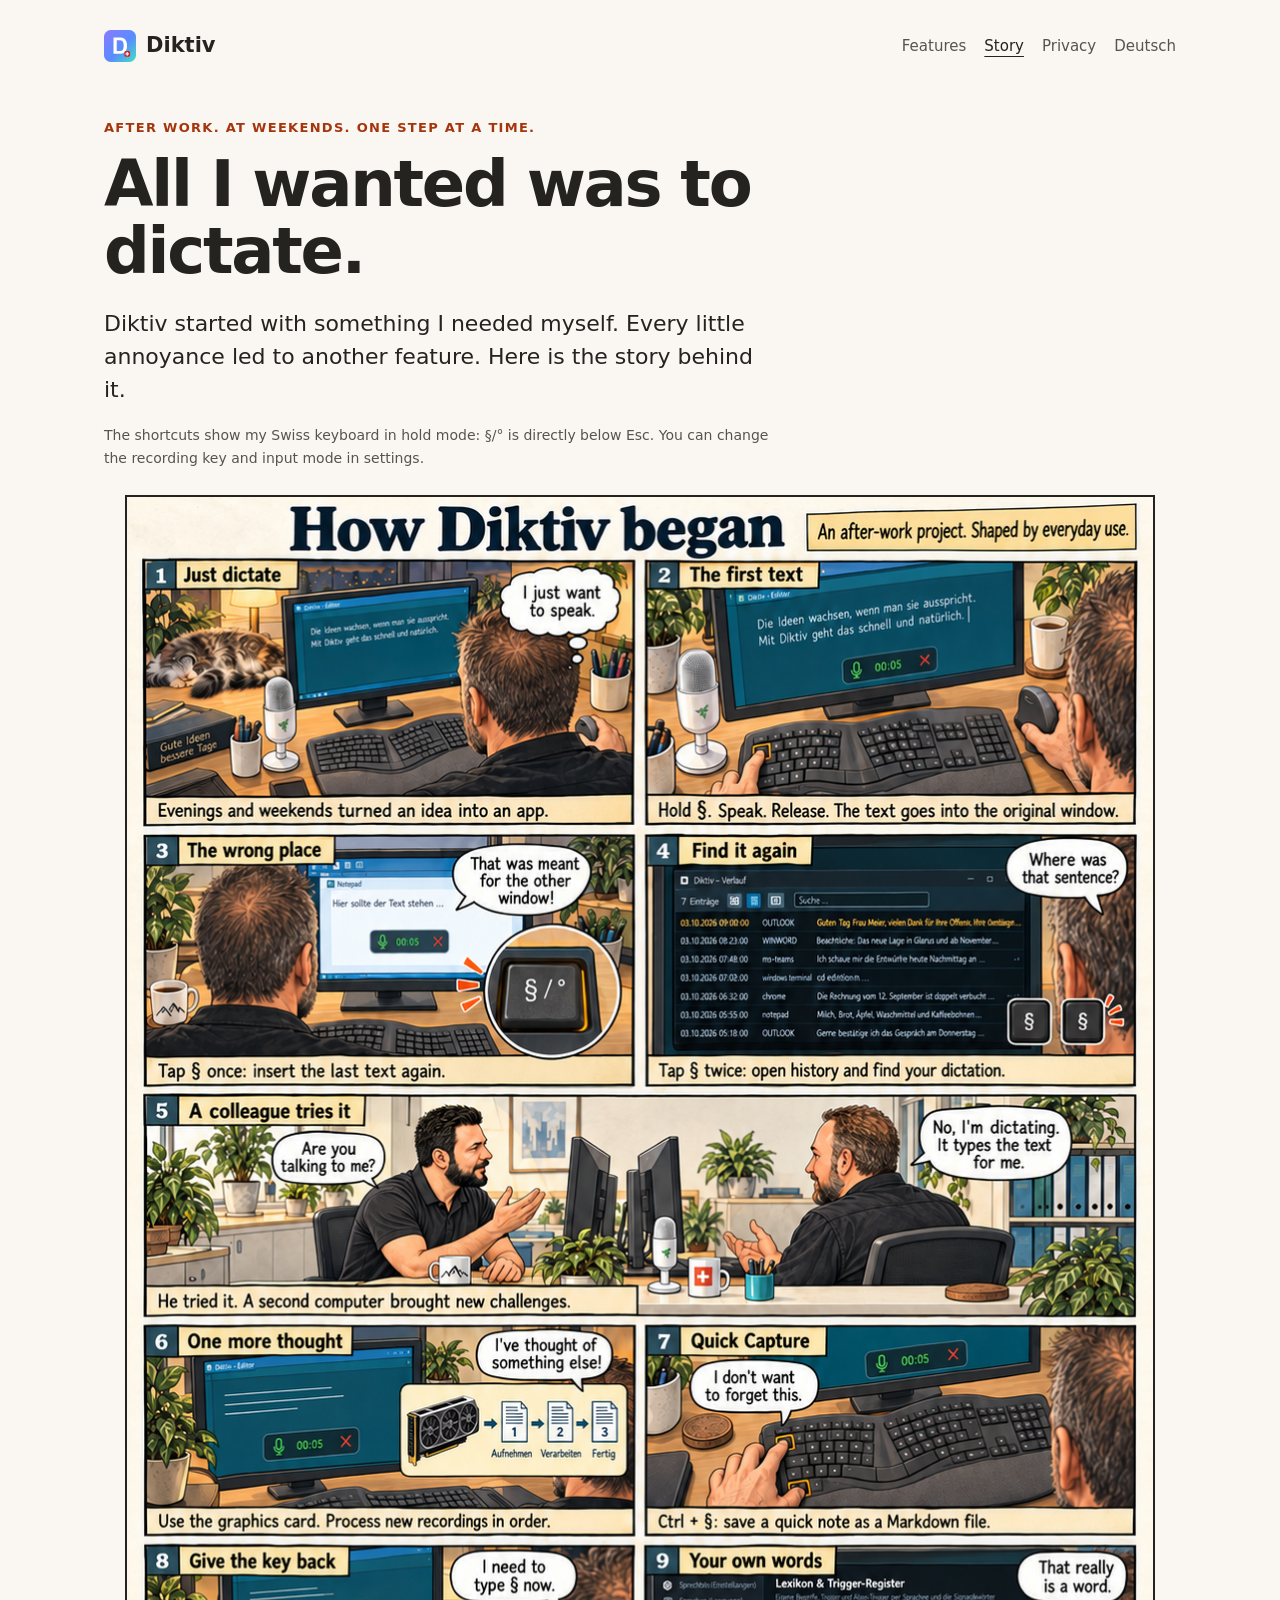
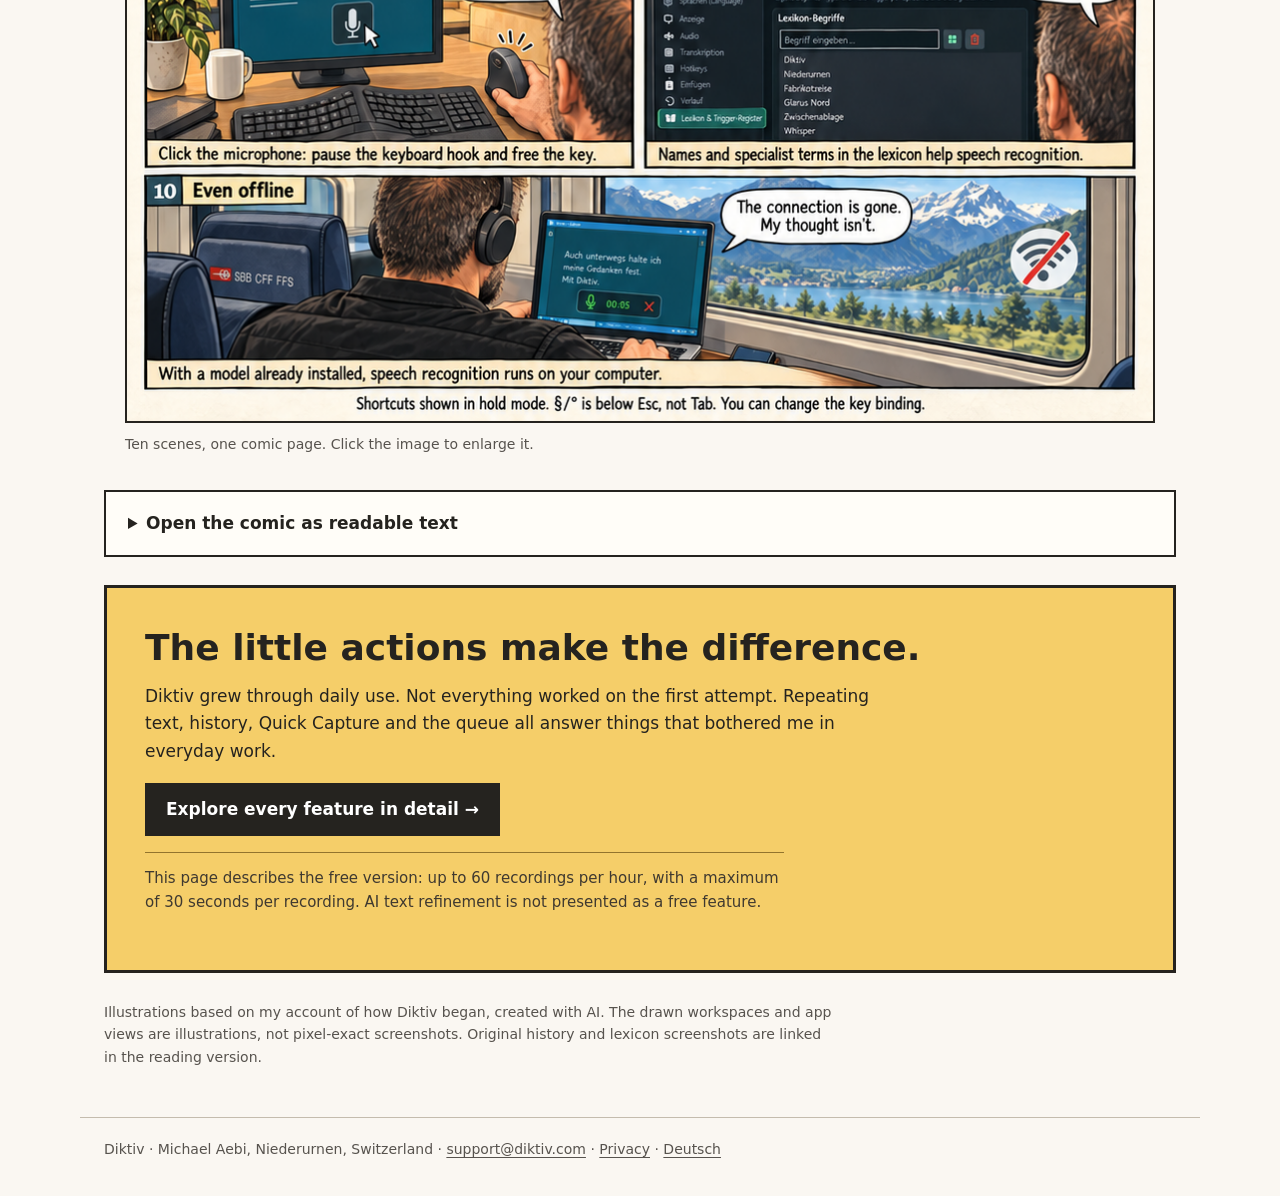
<file: site/story.html>
<!doctype html>
<html lang="en">
<head>
  <meta charset="utf-8">
  <meta name="viewport" content="width=device-width,initial-scale=1">
  <title>How Diktiv came about · A story in comic panels</title>
<meta property="og:type" content="website">
<meta property="og:site_name" content="Diktiv">
<meta property="og:locale" content="en_US">
<meta property="og:url" content="https://diktiv.com/story.html">
<meta property="og:title" content="How Diktiv came about · A story in comic panels">
<meta property="og:description" content="How an after-work idea became the Windows dictation app Diktiv: a comic about first attempts, everyday frustrations and the features that grew out of them.">
<meta property="og:image" content="https://diktiv.com/bilder/vorschau-en.png">
<meta property="og:image:width" content="1200">
<meta property="og:image:height" content="630">
<meta name="twitter:card" content="summary_large_image">
  <meta name="description" content="How an after-work idea became the Windows dictation app Diktiv: a comic about first attempts, everyday frustrations and the features that grew out of them.">
  <link rel="icon" href="favicon.svg" type="image/svg+xml">
  <link rel="canonical" href="https://diktiv.com/story.html">
  <link rel="alternate" hreflang="de" href="https://diktiv.com/entstehung.html">
  <link rel="alternate" hreflang="en" href="https://diktiv.com/story.html">
  <link rel="stylesheet" href="comic.css">
</head>
<body>
<a class="skip" href="#comic">Skip to the comic</a>
<header>
  <a class="brand" href="index-en.html"><img src="favicon.svg" width="32" height="32" alt="">Diktiv</a>
  <nav aria-label="Main navigation">
    <a href="features.html">Features</a>
    <a href="story.html" aria-current="page">Story</a>
    <a href="privacy.html">Privacy</a>
    <a href="entstehung.html" lang="de" hreflang="de">Deutsch</a>
  </nav>
</header>
<main id="comic">
  <div class="intro">
    <p class="eyebrow">After work. At weekends. One step at a time.</p>
    <h1>All I wanted was to dictate.</h1>
    <p class="lead">Diktiv started with something I needed myself. Every little annoyance led to another feature. Here is the story behind it.</p>
    <p class="reading-note">The shortcuts show my Swiss keyboard in hold mode: §/° is directly below Esc. You can change the recording key and input mode in settings.</p>
  </div>
  <figure class="comic-page">
    <a href="bilder/comic-gesamtseite-en-v2.svg" aria-label="Open the complete comic at its original size">
      <img src="bilder/comic-gesamtseite-en-v2.svg" width="1029" height="1529" fetchpriority="high" decoding="async" alt="How Diktiv began: one complete comic page with ten numbered panels, dialogue and captions. A complete explanation is available in the reading version below.">
    </a>
    <figcaption>Ten scenes, one comic page. Click the image to enlarge it.</figcaption>
  </figure>
  <details class="comic-transcript" id="reading-version">
    <summary>Open the comic as readable text</summary>
    <section id="start"><h2>01 · Just dictate</h2><p>I wanted to speak and see the text appear. That idea became Diktiv, developed further during evenings and weekends.</p></section>
    <section id="recording"><h2>02 · The first text</h2><p>Hold <kbd>§</kbd>, speak and release. Recognition starts when you release the key. The text is inserted into the window where the recording began.</p></section>
    <section id="wrong-place"><h2>03 · The wrong place</h2><p>Tap <kbd>§</kbd> once to insert the last text again. Put your dictation in the right place without recording it again.</p></section>
    <section id="history"><h2>04 · Find it again</h2><p>Tap <kbd>§</kbd> twice to open history. Search earlier dictations and use them again.</p></section>
    <section id="colleague"><h2>05 · A colleague tries it</h2><p>“Are you talking to me?” — “No, I'm dictating. It types the text for me.” We sat facing each other with our monitors back to back. A second computer brought new challenges.</p></section>
    <section id="queue"><h2>06 · One more thought</h2><p><span id="graphics-card"></span>Depending on the hardware, Diktiv uses the graphics card or processor. Further recordings join a queue and are processed in order. The comic diagram explains this sequence; it is not an additional app screen.</p></section>
    <section id="quick-capture"><h2>07 · Quick Capture</h2><p><kbd>Ctrl</kbd> + <kbd>§</kbd> creates a quick note as a Markdown file in your chosen folder. In the illustrated position, the left thumb presses Ctrl and the left index finger presses §.</p></section>
    <section id="key-pause"><h2>08 · Give the key back</h2><p>Double-click the microphone on the idle pill to pause the keyboard hook. A single click starts a recording there. The recording key is then available for normal typing. The duration is configurable. This does not mute the microphone system-wide.</p></section>
    <section id="lexicon"><h2>09 · Your own words</h2><p>Names and specialist terms in the lexicon are passed to speech recognition as hints. This helps, but does not guarantee a correct result in every sentence.</p></section>
    <section id="local"><h2>10 · Even offline</h2><p>With a model already available, speech recognition runs on your own computer, even without the internet. Additional models must be downloaded first.</p></section>
    <p class="reading-note">The illustrated shortcuts apply to hold mode. On the Swiss keyboard, §/° is directly below Esc, not Tab. You can change the recording key.</p>
    <p>Original app screenshots, in German: <a href="bilder/verlauf.webp">History</a> · <a href="bilder/lexikon.webp">Lexicon</a>.</p>
  </details>
  <section class="closing" id="audience">
    <h2>The little actions make the difference.</h2>
    <p>Diktiv grew through daily use. Not everything worked on the first attempt. Repeating text, history, Quick Capture and the queue all answer things that bothered me in everyday work.</p>
    <a class="button" href="features.html">Explore every feature in detail →</a>
    <p class="note">This page describes the free version: up to 60 recordings per hour, with a maximum of 30 seconds per recording. AI text refinement is not presented as a free feature.</p>
  </section>
  <p class="colophon">Illustrations based on my account of how Diktiv began, created with AI. The drawn workspaces and app views are illustrations, not pixel-exact screenshots. Original history and lexicon screenshots are linked in the reading version.</p>
</main>
<footer>Diktiv · Michael Aebi, Niederurnen, Switzerland · <a href="mailto:support@diktiv.com">support@diktiv.com</a> · <a href="privacy.html">Privacy</a> · <a href="entstehung.html" lang="de">Deutsch</a></footer>
</body>
</html>
</file>
<file: site/comic.css>
:root {
  color-scheme: light;
  --paper: #faf7f2;
  --panel: #fffdf8;
  --ink: #25231f;
  --muted: #57534e;
  --accent: #a4350c;
  --yellow: #f5ce69;
  --teal: #dbeae6;
}
* { box-sizing: border-box; }
html { -webkit-text-size-adjust: 100%; scroll-padding-top: 1.5rem; }
body { margin: 0; background: var(--paper); color: var(--ink); font: 17px/1.6 "Segoe UI Variable Text", "Segoe UI", system-ui, sans-serif; }
header, main, footer { max-width: 1120px; margin: auto; padding-inline: 24px; }
header { display: flex; flex-wrap: wrap; align-items: center; justify-content: space-between; gap: 12px 24px; padding-block: 24px 16px; }
.brand { display: inline-flex; gap: 10px; align-items: center; color: var(--ink); font-size: 21px; font-weight: 750; text-decoration: none; }
.brand img { width: 32px; height: 32px; }
nav { display: flex; flex-wrap: wrap; gap: 4px 18px; }
nav a { display: inline-flex; align-items: center; min-height: 44px; color: var(--muted); font-size: 15px; text-decoration: none; }
nav a[aria-current] { color: var(--ink); text-decoration: underline; text-underline-offset: 5px; }
a { color: var(--accent); text-underline-offset: 3px; }
a:hover { text-decoration-thickness: 2px; }
a:focus-visible, summary:focus-visible { outline: 3px solid var(--accent); outline-offset: 5px; }
.skip { position: absolute; top: -100px; left: 16px; padding: 12px; background: var(--panel); z-index: 10; }
.skip:focus { top: 12px; }
.intro { max-width: 850px; padding-block: 34px 26px; }
.eyebrow, .chapter-label { font-size: 13px; font-weight: 800; letter-spacing: .1em; text-transform: uppercase; }
.eyebrow { margin: 0 0 12px; color: var(--accent); }
h1 { font-size: clamp(36px, 5.8vw, 64px); line-height: 1.05; letter-spacing: -.035em; margin: 0 0 22px; max-width: 16ch; }
.lead { font-size: clamp(18px, 2.2vw, 22px); line-height: 1.5; max-width: 48ch; margin: 0 0 18px; }
.reading-note { color: var(--muted); font-size: 14px; max-width: 75ch; margin: 0; }
.comic { display: grid; grid-template-columns: repeat(12, minmax(0, 1fr)); gap: 22px; padding-block: 12px 40px; }
.panel { grid-column: span 6; min-width: 0; position: relative; background: var(--panel); border: 3px solid var(--ink); box-shadow: 5px 5px 0 var(--ink); }
.wide { grid-column: 1 / -1; }
.narrow { grid-column: span 5; }
.broad { grid-column: span 7; }
.caption { padding: 17px 21px 15px; border-bottom: 2px solid var(--ink); }
.caption h2 { margin: 5px 0 0; font-size: clamp(22px, 2.2vw, 28px); line-height: 1.2; letter-spacing: -.02em; }
.chapter-label { display: inline-block; background: var(--yellow); padding: 2px 7px; color: var(--ink); }
.art { display: block; width: 100%; height: auto; aspect-ratio: 3 / 2; }
.dialogue { display: flex; gap: 14px; flex-wrap: wrap; padding: 19px 21px 21px; align-items: start; }
.bubble { position: relative; border: 2px solid var(--ink); border-radius: 45% / 24%; padding: 15px 22px; margin: 0; background: white; color: var(--ink); font-size: clamp(17px, 1.9vw, 21px); font-weight: 650; line-height: 1.35; }
.bubble::after { content: ""; position: absolute; bottom: -9px; left: 28px; width: 14px; height: 14px; background: white; border-right: 2px solid var(--ink); border-bottom: 2px solid var(--ink); transform: skew(-15deg) rotate(45deg); }
.dialogue.duo { justify-content: space-between; }
.duo .bubble { max-width: 46%; }
.duo .bubble:last-child { margin-top: 12px; }
.duo .bubble:last-child::after { left: auto; right: 28px; }
.narration { padding: 20px 21px; }
.narration p { margin: 0 0 13px; }
.narration p:last-child { margin-bottom: 0; }
.note { margin-top: 16px !important; border-top: 1px solid #b4aa99; padding-top: 13px; font-size: 15px; color: var(--muted); }
.action { display: flex; flex-wrap: wrap; gap: 7px; align-items: center; margin: 0 0 14px; font-weight: 650; }
kbd { display: inline-block; background: #fffdf8; color: var(--ink); border: 2px solid var(--ink); border-bottom-width: 4px; border-radius: 5px; padding: 3px 10px; font: 700 16px/1.4 "Segoe UI", system-ui, sans-serif; white-space: nowrap; }
.tap { padding: 24px 21px 15px; background: var(--yellow); }
.tap .sound { display: block; margin-bottom: 10px; font: 900 italic 34px/1.1 "Segoe UI", sans-serif; letter-spacing: -.04em; }
.shot { margin: 0; padding: 0 20px 20px; }
.shot img { display: block; width: 100%; max-width: 560px; height: auto; margin: auto; border: 1px solid var(--ink); border-radius: 6px; }
.shot figcaption { margin-top: 8px; font-size: 13px; color: var(--muted); }
.shot a { display: block; }
.technical { background: var(--teal); }
.technical .caption { border-bottom: 0; }
.queue { list-style: none; margin: 16px 0; padding: 0; display: grid; gap: 8px; counter-reset: dictation; }
.queue li { counter-increment: dictation; display: flex; align-items: center; gap: 12px; padding: 10px 13px; background: var(--panel); border: 2px solid var(--ink); line-height: 1.35; }
.queue li::before { content: counter(dictation); font-weight: 800; border: 2px solid var(--ink); border-radius: 50%; width: 29px; height: 29px; display: grid; place-items: center; flex-shrink: 0; }
.queue small { color: var(--muted); display: block; font-size: 14px; }
.split { display: grid; grid-template-columns: minmax(0, 1.5fr) minmax(0, 1fr); align-items: start; }
.split .art { border-right: 2px solid var(--ink); }
.split .narration { padding: 24px; }
.split .bubble { margin-bottom: 24px; }
.closing { background: var(--yellow); border: 3px solid var(--ink); padding: clamp(22px, 4vw, 38px); margin-bottom: 28px; }
.closing h2 { font-size: clamp(25px, 3.5vw, 36px); line-height: 1.2; margin: 0 0 14px; }
.closing p { max-width: 67ch; margin: 0 0 18px; }
.button { display: inline-flex; min-height: 48px; align-items: center; justify-content: center; padding: 11px 19px; background: var(--ink); color: white; font-weight: 700; text-decoration: none; border: 2px solid var(--ink); }
.button:hover { background: #454039; }
.closing .note { color: #3f3930; border-color: #92742d; }
.colophon { color: var(--muted); font-size: 14px; padding-bottom: 35px; max-width: 82ch; }
footer { border-top: 1px solid #c4bcae; padding-block: 20px 35px; color: var(--muted); font-size: 14px; }
footer a { color: var(--muted); }
@media (max-width: 760px) {
  header, main, footer { padding-inline: 18px; }
  .intro { padding-top: 20px; }
  .comic { gap: 20px; }
  .panel, .narrow, .broad { grid-column: 1 / -1; }
  .split { grid-template-columns: minmax(0, 1fr); }
  .split .art { border-right: 0; border-bottom: 2px solid var(--ink); }
  .duo .bubble { max-width: 90%; }
  .duo .bubble:last-child { margin-left: auto; }
  .caption, .narration, .dialogue { padding-inline: 17px; }
  .bubble { font-size: 18px; }
  nav { gap: 2px 15px; }
}
@media print {
  body { font-size: 12pt; }
  nav, .skip { display: none; }
  .panel { break-inside: avoid; box-shadow: none; }
  .comic { display: block; }
  .panel { margin-bottom: 20px; }
}

/* Die Geschichte ist eine einzige Comicseite; Lesefassung ergänzend und zugänglich. */
.comic-page { max-width: 1030px; margin: 0 auto 24px; }
.comic-page > a { display: block; }
.comic-page img { display: block; width: 100%; height: auto; border: 2px solid var(--ink); }
.comic-page figcaption { padding-block: 10px; color: var(--muted); font-size: 14px; }
.comic-transcript { margin-bottom: 28px; border: 2px solid var(--ink); background: var(--panel); padding: 0 22px; }
.comic-transcript summary { cursor: pointer; padding-block: 18px; font-weight: 700; min-height: 48px; }
.comic-transcript section { border-top: 1px solid #c4bcae; padding-block: 18px; }
.comic-transcript h2 { color: var(--ink); font-size: 22px; line-height: 1.3; margin: 0 0 10px; }
.comic-transcript p { max-width: 75ch; margin: 0 0 12px; }
.comic-transcript > p:last-child { margin-bottom: 22px; }
@media (max-width: 760px) {
  .comic-transcript { padding-inline: 16px; }
  .comic-transcript h2 { font-size: 20px; }
}
@media print {
  .comic-page { break-inside: avoid; }
  .comic-page figcaption, .comic-transcript { display: none; }
}
</file>
